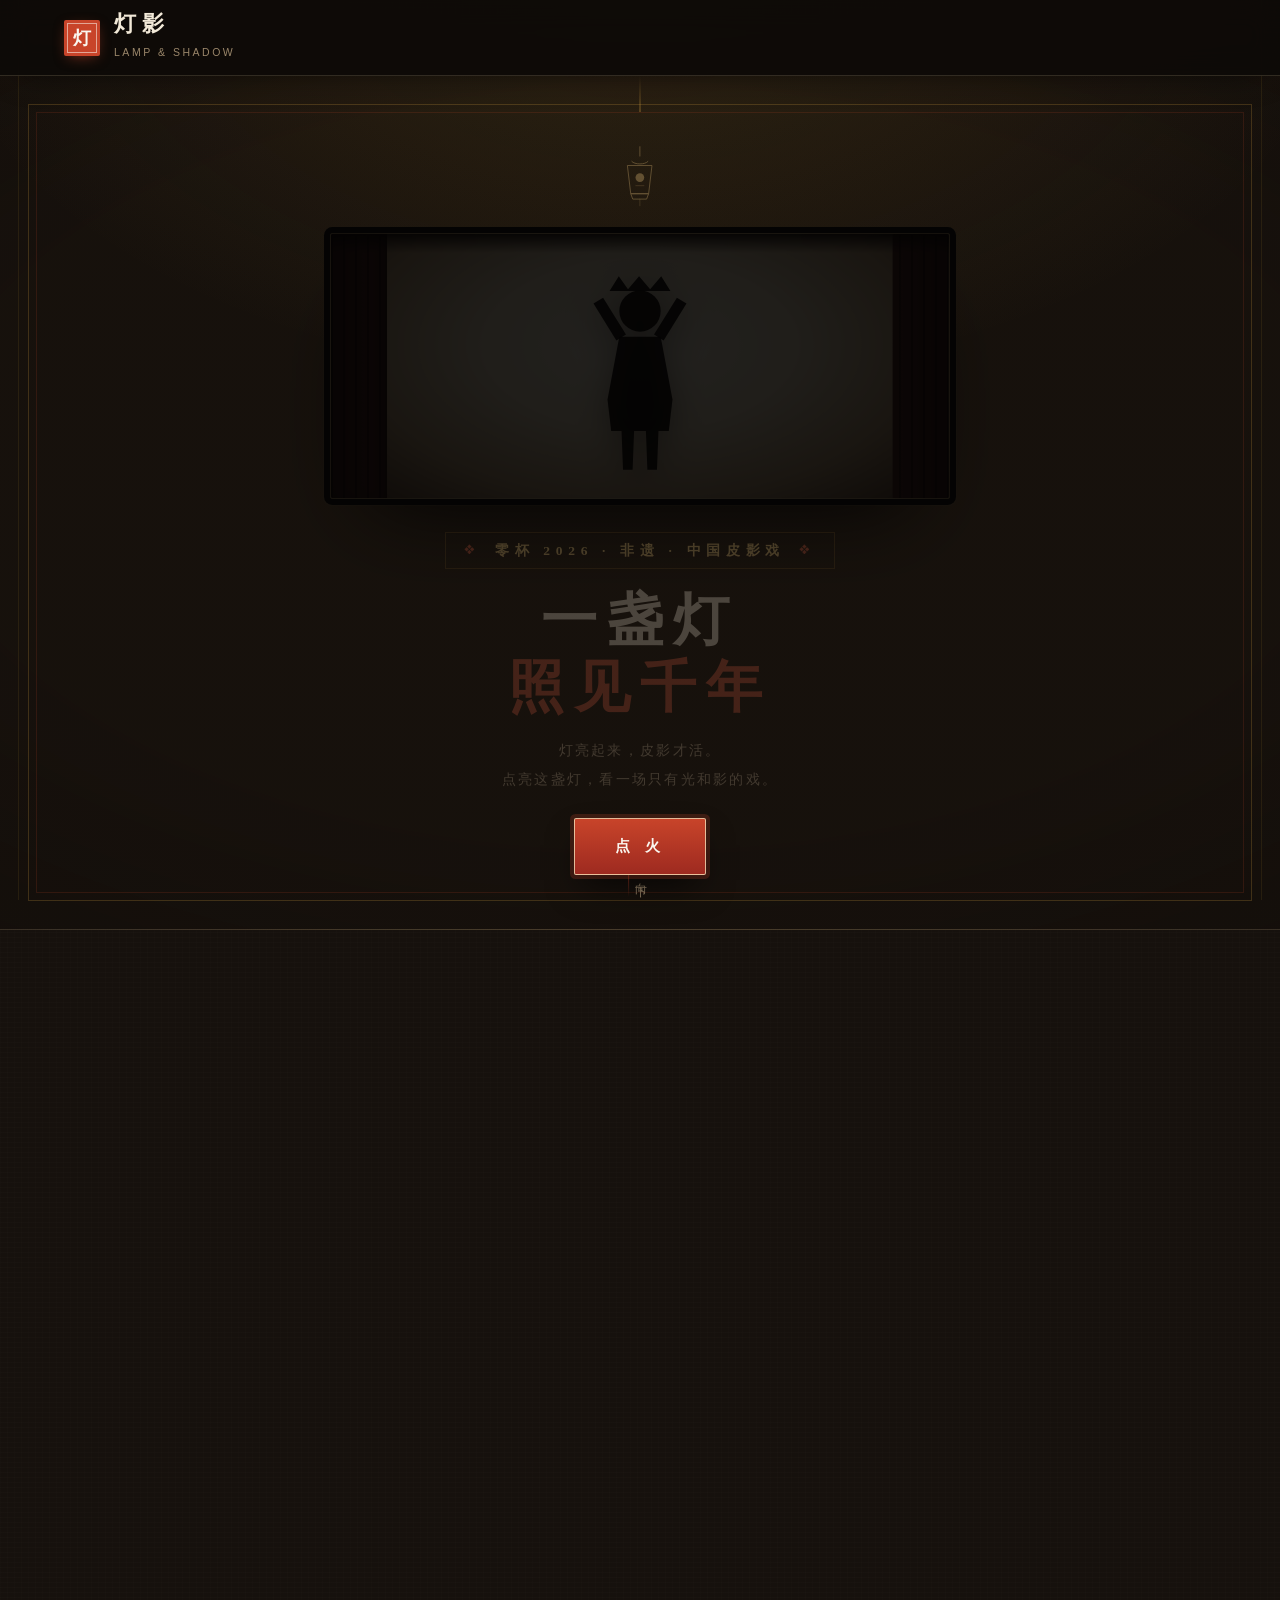
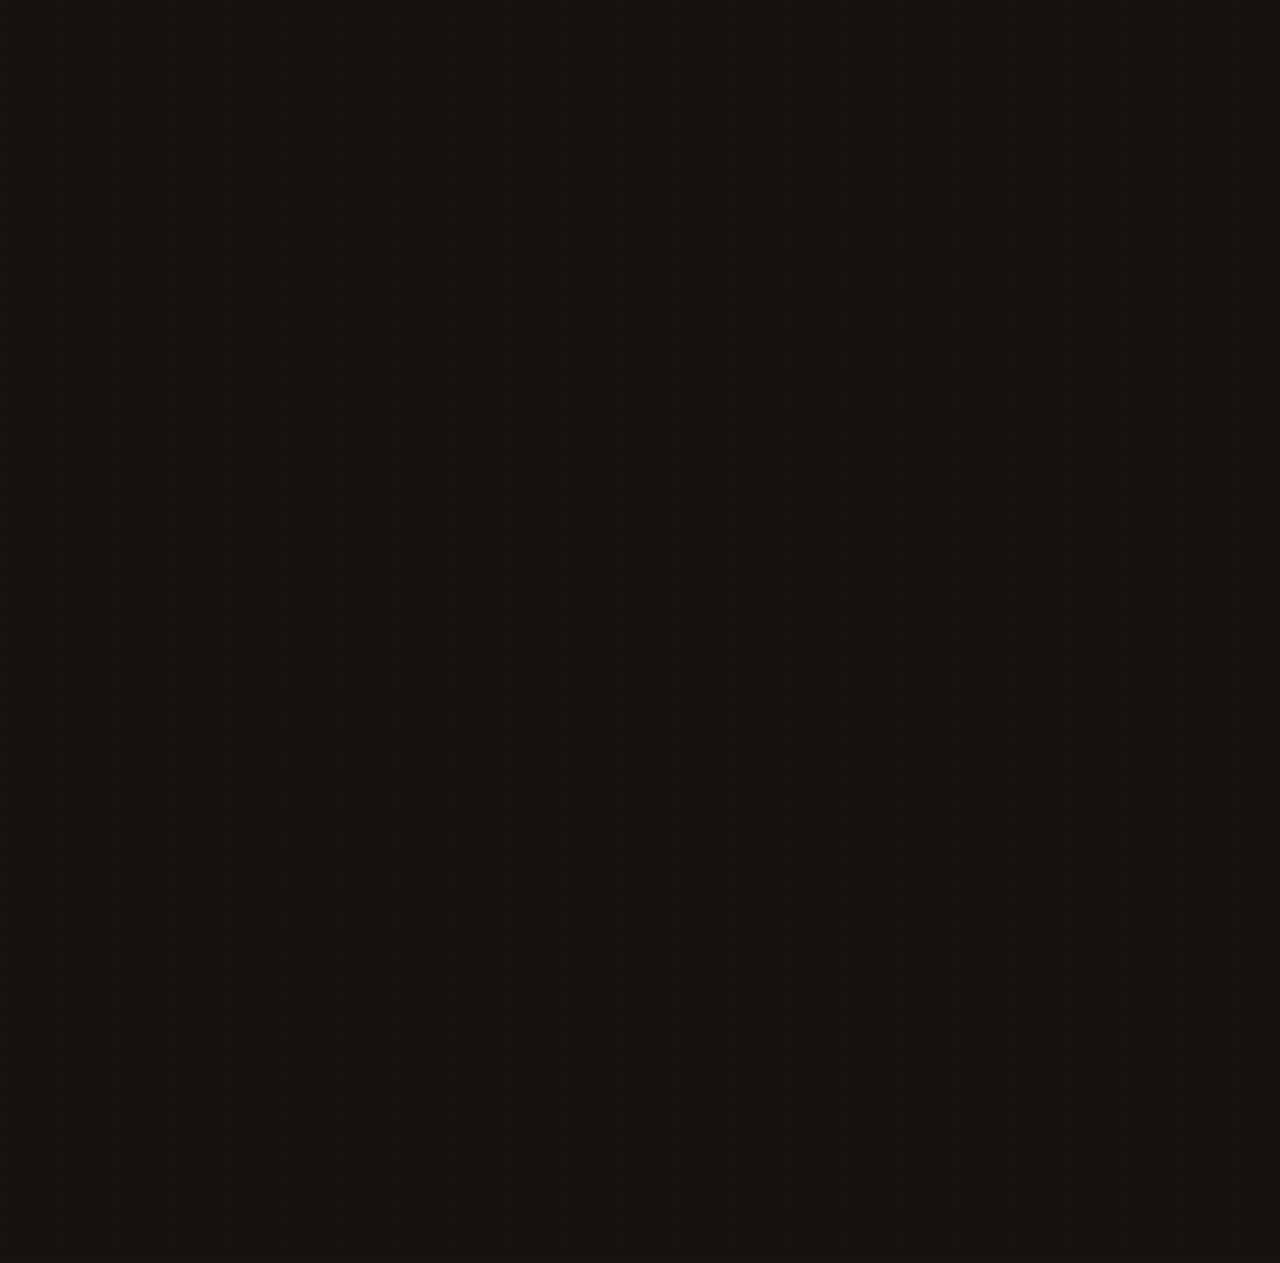
<file: web/index.html>
<!DOCTYPE html>
<html lang="zh-CN">
<head>
<meta charset="UTF-8">
<meta name="viewport" content="width=device-width, initial-scale=1">
<meta name="theme-color" content="#16110D">
<link rel="icon" type="image/svg+xml" href="data:image/svg+xml,%3Csvg%20xmlns='http://www.w3.org/2000/svg'%20viewBox='0%200%2032%2032'%3E%3Crect%20width='32'%20height='32'%20fill='%2316110D'/%3E%3Cpath%20d='M16%204v5'%20stroke='%23E8B45A'%20stroke-width='1.6'%20stroke-linecap='round'/%3E%3Cpath%20d='M10%209h12l-2%2012H12z'%20fill='%23E8B45A'/%3E%3Ccircle%20cx='16'%20cy='15'%20r='2.4'%20fill='%23FFF3DC'/%3E%3C/svg%3E">
<meta name="description" content="灯影 · 一盏灯照见千年。中国皮影戏数字展馆：点亮灯箱，拖动皮影关节，看一场只有光和影的戏。">
<title>灯影 · 一盏灯照见千年 ｜ 中国皮影戏数字展馆</title>
<link rel="stylesheet" href="assets/css/tokens.css">
<link rel="stylesheet" href="assets/css/base.css">
<link rel="stylesheet" href="assets/css/layout.css">
<link rel="stylesheet" href="assets/css/components.css">
<link rel="stylesheet" href="assets/css/pages.css">
</head>
<body data-lit="1">
<script>
  /* 首屏就决定"灯是否亮着"，避免闪烁；失败时按已点亮处理 */
  try {
    if (localStorage.getItem("lampLit") !== "1") { document.body.dataset.lit = "0"; }
  } catch (e) { /* 隐私模式下忽略 */ }
</script>

<a class="skip-link" href="#site">跳到正文</a>

<nav class="nav" aria-label="主导航">
  <div class="nav__inner">
    <a class="brand" href="index.html" aria-label="灯影 · 返回首页">
      <span class="brand__seal" aria-hidden="true">灯</span>
      <span>
        <span class="brand__name">灯影</span>
        <span class="brand__sub">LAMP &amp; SHADOW</span>
      </span>
    </a>
    <button class="nav__toggle" id="navToggle" aria-expanded="false" aria-controls="navLinks" aria-label="打开导航菜单">
      <span></span><span></span><span></span>
    </button>
    <div class="nav__links" id="navLinks">
      <a href="index.html" aria-current="page">掌灯</a>
      <a href="origin.html">溯影</a>
      <a href="play.html">弄影</a>
      <a href="people.html">见人</a>
      <a href="future.html">续灯</a>
    </div>
  </div>
</nav>

<main class="main">
  <section class="hero" id="hero">
    <span class="hero__cord" aria-hidden="true"></span>

    <span class="hero__lamp" aria-hidden="true">
      <svg viewBox="0 0 80 112" fill="none" stroke="currentColor" stroke-width="1.2" stroke-linecap="round" stroke-linejoin="round">
        <path d="M40 4v14"/>
        <path d="M28 26c4 5 20 5 24 0"/>
        <path d="M22 32h36l-5 42H27z"/>
        <path d="M27 74h26l-3 8H30z"/>
        <circle cx="40" cy="50" r="6.5" fill="currentColor" stroke="none" opacity=".85"/>
        <path d="M34 62h12" opacity=".5"/>
        <path d="M40 82v10" opacity=".5"/>
      </svg>
    </span>

    <!-- 实体影窗：亮幕是这方窗，不是满屏光晕 -->
    <div class="hero__screen" aria-hidden="true">
      <span class="hero__screen-curtain hero__screen-curtain--l"></span>
      <span class="hero__screen-curtain hero__screen-curtain--r"></span>
      <span class="hero__puppet">
        <svg viewBox="0 0 44 60" fill="currentColor">
          <path d="M13.75 7.6l2.5-4 2.5 3.5 3-3.5 3 3.5 3-3.5 2.5 4z"/>
          <circle cx="22" cy="13" r="5.6"/>
          <path d="M16.4 20h11.2l3.2 17-1 8.5H14.2l-1-8.5z"/>
          <path d="M15.6 21L9.4 11l2.6-1.6 6.2 10z"/>
          <path d="M28.4 21l6.2-10-2.6-1.6-6.2 10z"/>
          <path d="M17 45.5h3.4L20 56h-2.6zM23.6 45.5H27L26.6 56h-2.6z"/>
        </svg>
      </span>
    </div>

    <div class="hero__content">
      <p class="hero__kicker">零杯 2026 · 非遗 · 中国皮影戏</p>
      <h1 class="hero__title">一盏灯<br><em>照见千年</em></h1>
      <p class="hero__sub">
        灯亮起来，皮影才活。<br>
        点亮这盏灯，看一场只有光和影的戏。
      </p>
    </div>

    <button class="hero__ignite" id="ignite" type="button">点 火</button>
    <span class="hero__scroll" aria-hidden="true">向下</span>
  </section>

  <div class="site" id="site">
    <section class="lede">
      <div class="wrap lede__grid">
        <div>
          <p class="eyebrow">为什么做这个站</p>
          <p class="quote mt-24">
            皮影戏有一句话：<em>“一口叙说千古事，双手对舞百万兵。”</em>
          </p>
          <p class="lead mt-24 measure">
            它曾是村庄里最热闹的夜晚。如今更多时候，它被关在博物馆的玻璃柜里——
            看得见牛皮上的刀口，却看不见光穿过它的样子。所以我们把灯箱搬进浏览器：
            你不必隔着玻璃看，你可以亲手点上灯，拖起它的手，让它替你演一次。
          </p>
        </div>
        <div class="lede__seal" aria-hidden="true">灯影</div>
      </div>
    </section>

    <section class="section" aria-labelledby="entriesTitle">
      <div class="wrap">
        <div class="block-head">
          <div class="block-head__text">
            <p class="eyebrow">从这里开始</p>
            <h2 id="entriesTitle">三幕入口</h2>
          </div>
          <p class="block-head__note">看不懂也没关系：先玩，再看，最后认识做它的人。</p>
        </div>

        <div class="entries" data-stagger>
          <a class="entry" href="origin.html">
            <span class="entry__mark" aria-hidden="true"><svg viewBox="0 0 44 60" fill="none" stroke="currentColor" stroke-width="1.4" stroke-linecap="round">
              <path d="M14 8v44"/>
              <circle cx="14" cy="16" r="3.2" fill="currentColor" stroke="none"/>
              <circle cx="14" cy="30" r="2.4"/>
              <circle cx="14" cy="44" r="2.4"/>
              <path d="M23 14h13M23 28h9M23 42h15"/>
            </svg></span>
            <span class="entry__num">贰</span>
            <span class="entry__name">溯影</span>
            <span class="entry__line">它从哪里来，分成几派，一张牛皮要挨多少刀。</span>
            <span class="entry__go">看源流 <span aria-hidden="true">→</span></span>
          </a>

          <a class="entry" href="play.html" id="entryPlay">
            <span class="entry__mark" aria-hidden="true"><svg viewBox="0 0 44 60" fill="currentColor">
              <path d="M13.75 7.6l2.5-4 2.5 3.5 3-3.5 3 3.5 3-3.5 2.5 4z"/>
              <circle cx="22" cy="13" r="5.6"/>
              <path d="M16.4 20h11.2l3.2 17-1 8.5H14.2l-1-8.5z"/>
              <path d="M15.6 21L9.4 11l2.6-1.6 6.2 10z"/>
              <path d="M28.4 21l6.2-10-2.6-1.6-6.2 10z"/>
              <path d="M17 45.5h3.4L20 56h-2.6zM23.6 45.5H27L26.6 56h-2.6z"/>
            </svg></span>
            <span class="entry__num">叁</span>
            <span class="entry__name">弄影</span>
            <span class="entry__line">三关拖拽，摆出亮相、开弓、跨马，再走进影窗剧场。</span>
            <span class="entry__go">去弄影 <span aria-hidden="true">→</span></span>
            <span class="entry__badge" id="playBadge" hidden>已通关</span>
          </a>

          <a class="entry" href="people.html">
            <span class="entry__mark" aria-hidden="true"><svg viewBox="0 0 44 60" fill="none" stroke="currentColor" stroke-width="1.5" stroke-linecap="round">
              <circle cx="22" cy="20" r="9"/>
              <path d="M6 56c0-8.8 7.2-16 16-16s16 7.2 16 16"/>
            </svg></span>
            <span class="entry__num">肆</span>
            <span class="entry__name">见人</span>
            <span class="entry__line">刻皮影的手，和一句他们说过的话。</span>
            <span class="entry__go">去见人 <span aria-hidden="true">→</span></span>
          </a>
        </div>
      </div>
    </section>

    <a class="next-scene" href="origin.html">
      <div class="wrap next-scene__inner">
        <span class="next-scene__label">下一幕</span>
        <span class="next-scene__name">溯影 <span class="next-scene__arrow" aria-hidden="true">→</span></span>
        <span class="next-scene__desc">汉代的传说是开始，宋代瓦舍是它第一次热闹。</span>
      </div>
    </a>

    <footer class="footer">
      <div class="wrap">
        <div class="footer__grid">
          <div>
            <p class="footer__title">灯影</p>
            <p class="footer__line">一盏灯照见千年<br>中国皮影戏数字展馆</p>
            <p class="footer__line footer__spec">界面规格 1920 ｜ 自适应 1440 / 720</p>
          </div>
          <div class="footer__col">
            <h4>五幕</h4>
            <a href="index.html">壹 · 掌灯</a>
            <a href="origin.html">贰 · 溯影</a>
            <a href="play.html">叁 · 弄影</a>
            <a href="people.html">肆 · 见人</a>
            <a href="future.html">伍 · 续灯</a>
          </div>
          <div class="footer__col">
            <h4>关于</h4>
            <a href="future.html">纹样与 DIY</a>
            <span class="footer__line">零杯 2026 · 非遗主题</span>
          </div>
        </div>
        <div class="footer__bottom">
          <span>© 2026 灯影团队 · 夏思远 / 李健豪 / 廖哲煜 / 闫煦</span>
          <span>本站图文素材均为学习创作，如有版权问题请联系删除</span>
        </div>
      </div>
    </footer>
  </div>
</main>

<script src="assets/js/achievements.js"></script>
<script src="assets/js/main.js"></script>
<script src="assets/js/lamp.js"></script>
</body>
</html>
</file>
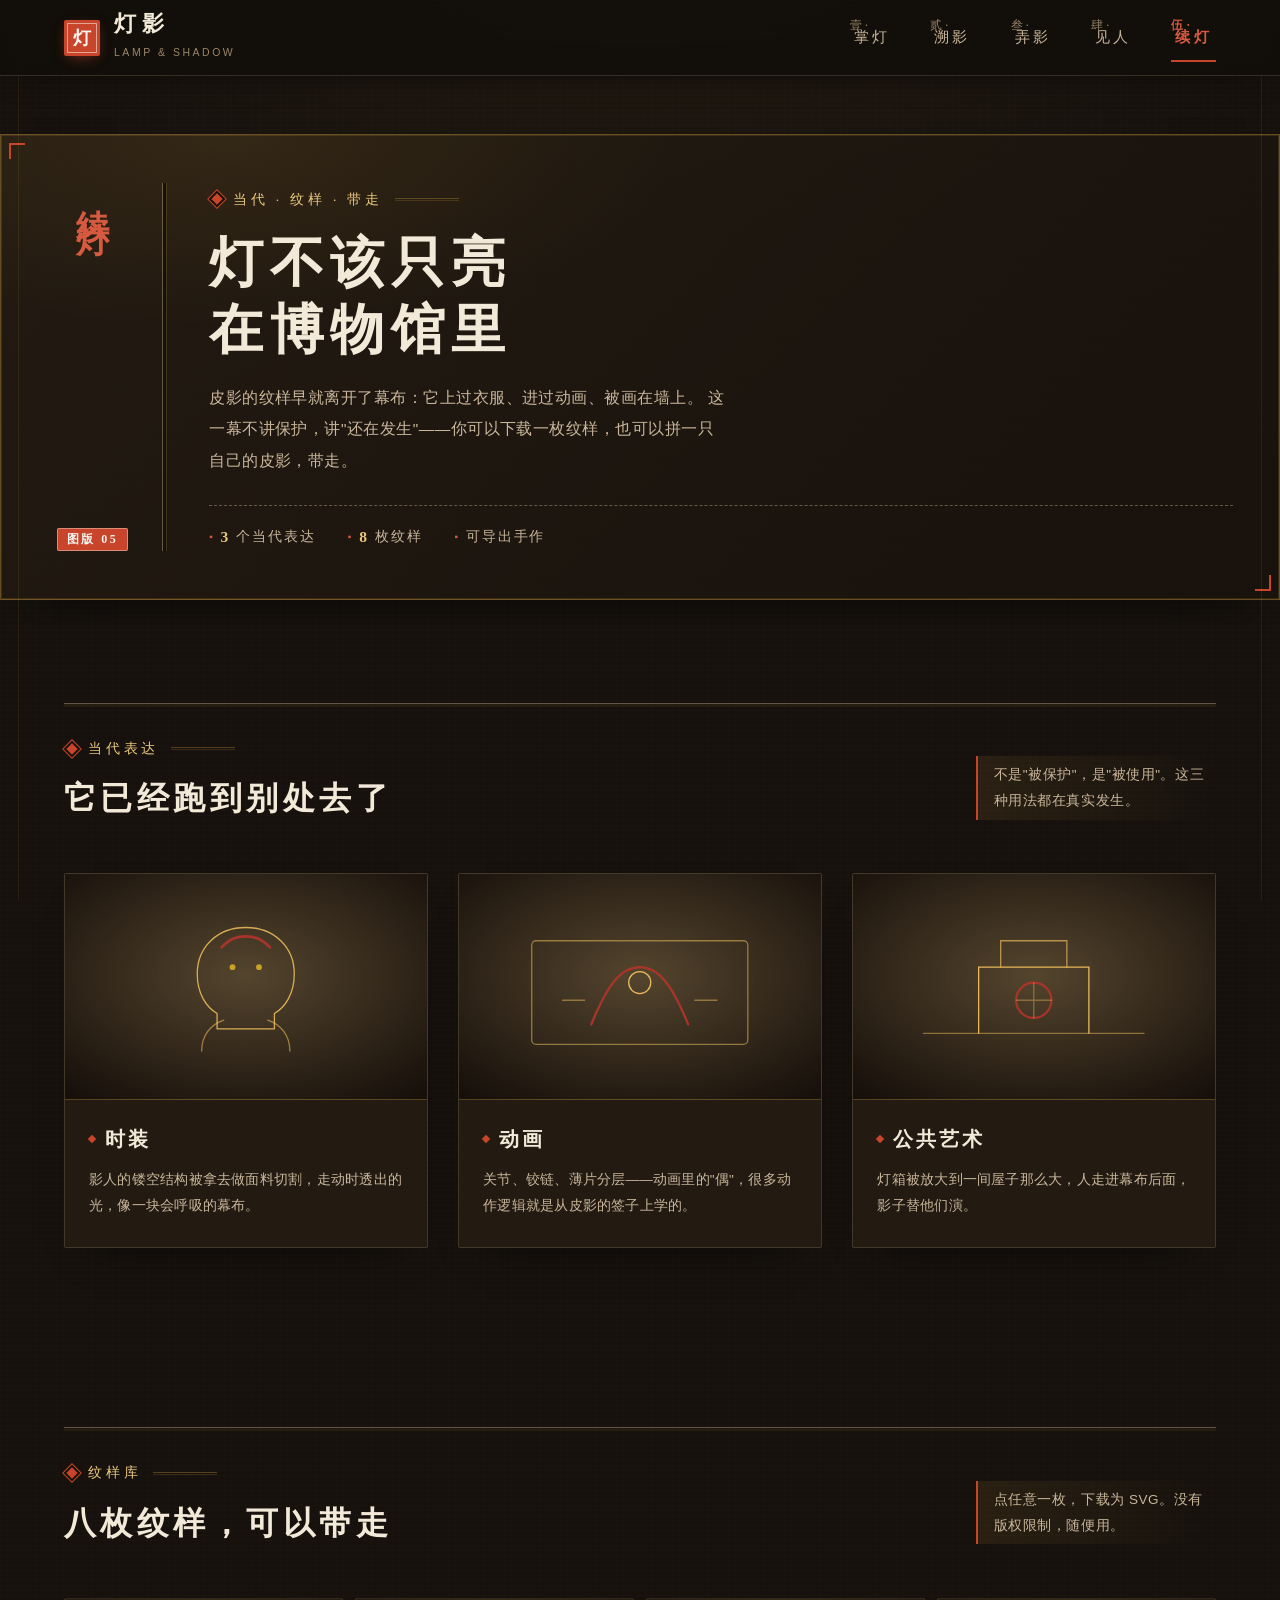
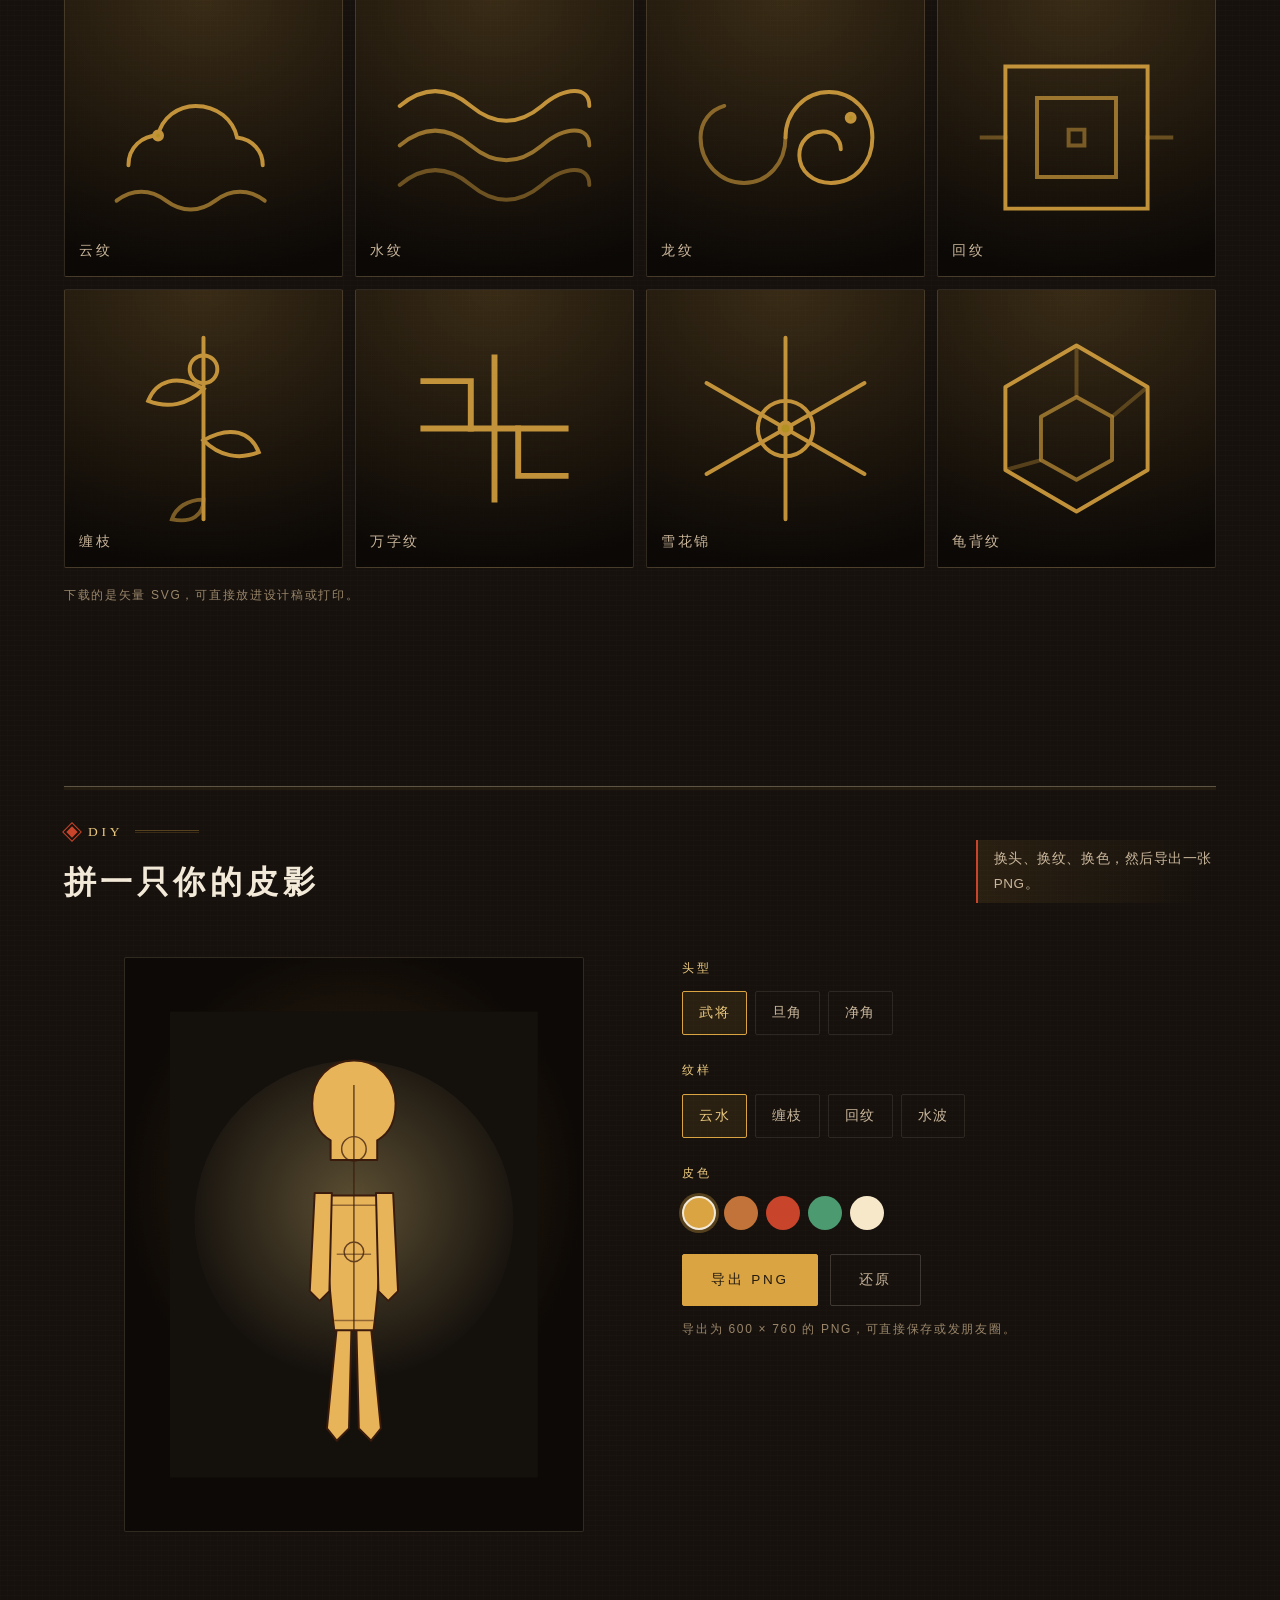
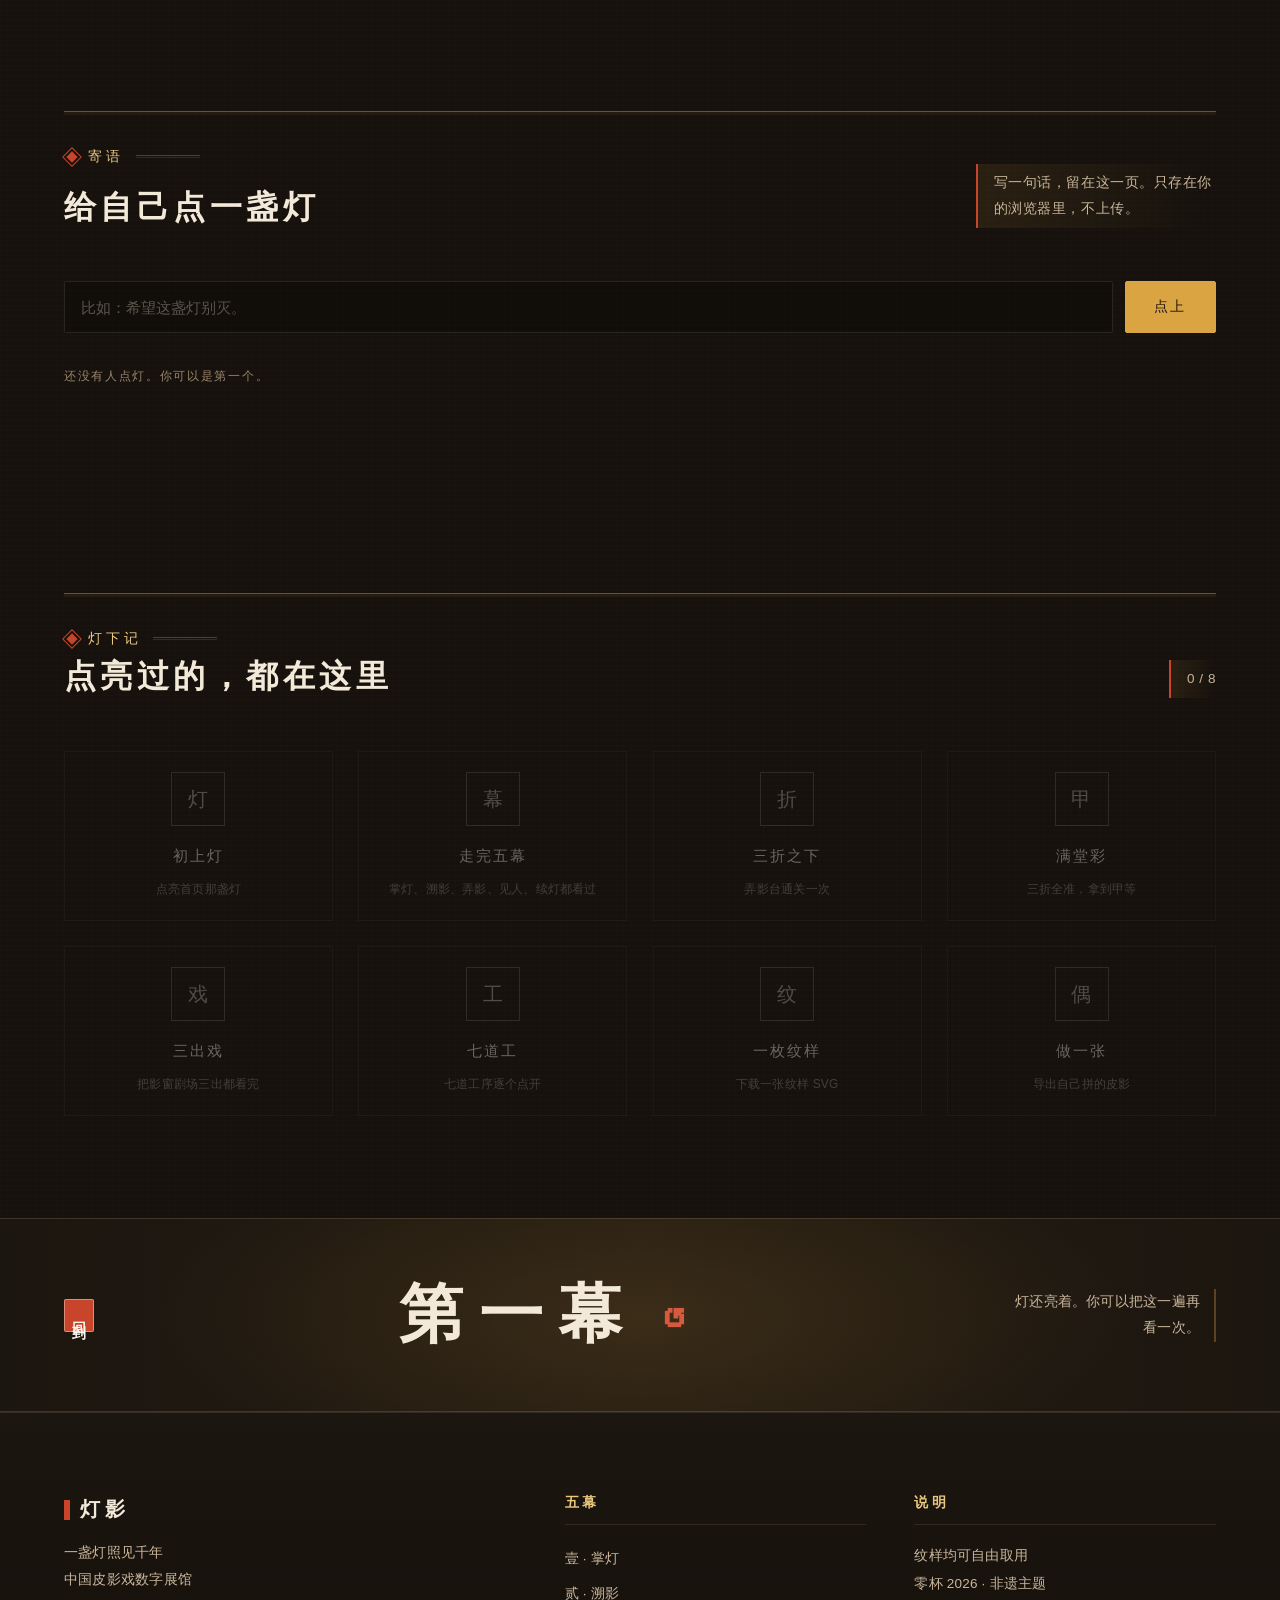
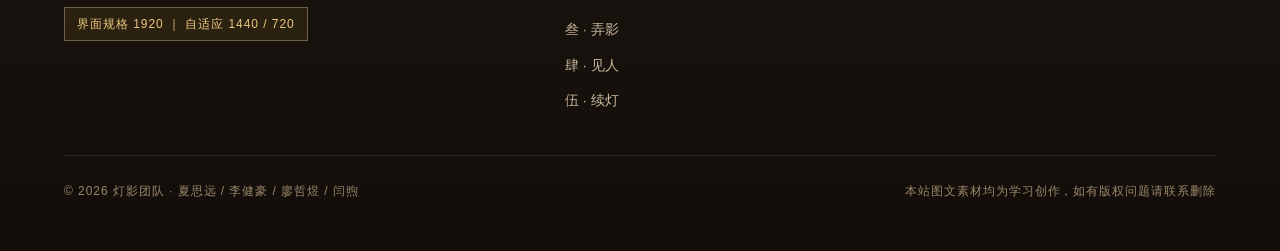
<file: web/future.html>
<!DOCTYPE html>
<html lang="zh-CN">
<head>
<meta charset="UTF-8">
<meta name="viewport" content="width=device-width, initial-scale=1">
<meta name="theme-color" content="#16110D">
<link rel="icon" type="image/svg+xml" href="data:image/svg+xml,%3Csvg%20xmlns='http://www.w3.org/2000/svg'%20viewBox='0%200%2032%2032'%3E%3Crect%20width='32'%20height='32'%20fill='%2316110D'/%3E%3Cpath%20d='M16%204v5'%20stroke='%23E8B45A'%20stroke-width='1.6'%20stroke-linecap='round'/%3E%3Cpath%20d='M10%209h12l-2%2012H12z'%20fill='%23E8B45A'/%3E%3Ccircle%20cx='16'%20cy='15'%20r='2.4'%20fill='%23FFF3DC'/%3E%3C/svg%3E">
<meta name="description" content="续灯：纹样库、DIY 皮影生成与导出、点一盏自己的灯。灯影 · 中国皮影戏数字展馆。">
<title>伍 · 续灯 ｜ 灯影</title>
<link rel="stylesheet" href="assets/css/tokens.css">
<link rel="stylesheet" href="assets/css/base.css">
<link rel="stylesheet" href="assets/css/layout.css">
<link rel="stylesheet" href="assets/css/components.css">
<link rel="stylesheet" href="assets/css/pages.css">
</head>
<body data-lit="1">

<a class="skip-link" href="#main">跳到正文</a>

<nav class="nav" aria-label="主导航">
  <div class="nav__inner">
    <a class="brand" href="index.html" aria-label="灯影 · 返回首页">
      <span class="brand__seal" aria-hidden="true">灯</span>
      <span>
        <span class="brand__name">灯影</span>
        <span class="brand__sub">LAMP &amp; SHADOW</span>
      </span>
    </a>
    <button class="nav__toggle" id="navToggle" aria-expanded="false" aria-controls="navLinks" aria-label="打开导航菜单">
      <span></span><span></span><span></span>
    </button>
    <div class="nav__links" id="navLinks">
      <a href="index.html">掌灯</a>
      <a href="origin.html">溯影</a>
      <a href="play.html">弄影</a>
      <a href="people.html">见人</a>
      <a href="future.html" aria-current="page">续灯</a>
    </div>
  </div>
</nav>

<main class="main" id="main">
  <header class="masthead">
    <div class="wrap masthead__inner">
      <div class="masthead__glyph" aria-hidden="true">续灯<span>图版 05</span></div>
      <div class="reveal">
        <p class="eyebrow">当代 · 纹样 · 带走</p>
        <h1>灯不该只亮<br>在博物馆里</h1>
        <p class="lead">
          皮影的纹样早就离开了幕布：它上过衣服、进过动画、被画在墙上。
          这一幕不讲保护，讲"还在发生"——你可以下载一枚纹样，也可以拼一只自己的皮影，带走。
        </p>
        <div class="masthead__meta">
          <span><b>3</b> 个当代表达</span>
          <span><b>8</b> 枚纹样</span>
          <span>可导出手作</span>
        </div>
      </div>
    </div>
  </header>

  <section class="section section--tight" aria-labelledby="casesTitle">
    <div class="wrap">
      <div class="block-head">
        <div class="block-head__text">
          <p class="eyebrow">当代表达</p>
          <h2 id="casesTitle">它已经跑到别处去了</h2>
        </div>
        <p class="block-head__note">不是"被保护"，是"被使用"。这三种用法都在真实发生。</p>
      </div>

      <div class="cases" data-stagger>
        <article class="case reveal">
          <div class="case__art" aria-hidden="true">
            <svg viewBox="0 0 280 175" width="100%" height="100%" fill="none" stroke="currentColor" stroke-width="1.2" stroke-linecap="round" stroke-linejoin="round">
              <path d="M140 34c26 0 44 18 44 42 0 18-8 30-18 36v14h-52v-14c-10-6-18-18-18-36 0-24 18-42 44-42z" opacity=".9"/>
              <path d="M100 146c0-14 8-24 20-28M180 146c0-14-8-24-20-28" opacity=".6"/>
              <path d="M118 52c8-8 14-10 22-10s14 2 22 10" stroke="#A8342A" stroke-width="2.4"/>
              <circle cx="128" cy="70" r="2.6" fill="#C9A227" stroke="none"/>
              <circle cx="152" cy="70" r="2.6" fill="#C9A227" stroke="none"/>
            </svg>
          </div>
          <div class="case__body">
            <h3 class="case__title">时装</h3>
            <p class="case__text">影人的镂空结构被拿去做面料切割，走动时透出的光，像一块会呼吸的幕布。</p>
          </div>
        </article>

        <article class="case reveal">
          <div class="case__art" aria-hidden="true">
            <svg viewBox="0 0 280 175" width="100%" height="100%" fill="none" stroke="currentColor" stroke-width="1.2" stroke-linecap="round">
              <rect x="42" y="46" width="196" height="94" rx="4" opacity=".55"/>
              <path d="M96 122c14-34 26-52 44-52s30 18 44 52" stroke="#A8342A" stroke-width="2"/>
              <path d="M70 100h20M190 100h20" opacity=".5"/>
              <circle cx="140" cy="84" r="10"/>
            </svg>
          </div>
          <div class="case__body">
            <h3 class="case__title">动画</h3>
            <p class="case__text">关节、铰链、薄片分层——动画里的"偶"，很多动作逻辑就是从皮影的签子上学的。</p>
          </div>
        </article>

        <article class="case reveal">
          <div class="case__art" aria-hidden="true">
            <svg viewBox="0 0 280 175" width="100%" height="100%" fill="none" stroke="currentColor" stroke-width="1.2" stroke-linecap="round">
              <path d="M40 130h200" opacity=".5"/>
              <path d="M90 130V70h100v60" />
              <path d="M110 70V46h60v24" opacity=".7"/>
              <circle cx="140" cy="100" r="16" stroke="#A8342A" stroke-width="2"/>
              <path d="M124 100h32M140 84v32" opacity=".4"/>
            </svg>
          </div>
          <div class="case__body">
            <h3 class="case__title">公共艺术</h3>
            <p class="case__text">灯箱被放大到一间屋子那么大，人走进幕布后面，影子替他们演。</p>
          </div>
        </article>
      </div>
    </div>
  </section>

  <section class="section" aria-labelledby="patTitle">
    <div class="wrap">
      <div class="block-head">
        <div class="block-head__text">
          <p class="eyebrow">纹样库</p>
          <h2 id="patTitle">八枚纹样，可以带走</h2>
        </div>
        <p class="block-head__note">点任意一枚，下载为 SVG。没有版权限制，随便用。</p>
      </div>

      <div class="patterns" id="patterns" data-stagger>
        <button class="pattern" type="button" data-name="云纹">
          <svg viewBox="0 0 120 120" fill="none" stroke="currentColor" stroke-width="2" stroke-linecap="round">
            <path d="M22 74c0-9 7-15 15-15 2-9 10-15 19-15 11 0 19 7 21 16 8 1 13 7 13 14"/>
            <path d="M16 92c8-6 17-6 25 0s17 6 25 0 17-6 25 0" opacity=".7"/>
            <circle cx="37" cy="59" r="2" fill="#C9A227"/>
          </svg>
          <span class="pattern__name">云纹</span>
        </button>

        <button class="pattern" type="button" data-name="水纹">
          <svg viewBox="0 0 120 120" fill="none" stroke="currentColor" stroke-width="2" stroke-linecap="round">
            <path d="M12 44c12-10 24-10 36 0s24 10 36 0 24-10 24 0"/>
            <path d="M12 64c12-10 24-10 36 0s24 10 36 0 24-10 24 0" opacity=".75"/>
            <path d="M12 84c12-10 24-10 36 0s24 10 36 0 24-10 24 0" opacity=".5"/>
          </svg>
          <span class="pattern__name">水纹</span>
        </button>

        <button class="pattern" type="button" data-name="龙纹">
          <svg viewBox="0 0 120 120" fill="none" stroke="currentColor" stroke-width="2" stroke-linecap="round">
            <path d="M60 60c0-13 10-23 22-23s22 10 22 23-9 23-21 23c-9 0-16-6-16-14 0-7 5-12 12-12 5 0 9 4 9 9"/>
            <path d="M60 60c0 13-9 23-21 23S17 73 17 60c0-8 5-14 12-16" opacity=".65"/>
            <circle cx="93" cy="50" r="2" fill="#C9A227"/>
          </svg>
          <span class="pattern__name">龙纹</span>
        </button>

        <button class="pattern" type="button" data-name="回纹">
          <svg viewBox="0 0 120 120" fill="none" stroke="currentColor" stroke-width="2" stroke-linecap="square">
            <path d="M24 24h72v72H24z"/>
            <path d="M40 40h40v40H40z" opacity=".75"/>
            <path d="M56 56h8v8h-8z" opacity=".55"/>
            <path d="M12 60h12M96 60h12" opacity=".45"/>
          </svg>
          <span class="pattern__name">回纹</span>
        </button>

        <button class="pattern" type="button" data-name="缠枝">
          <svg viewBox="0 0 120 120" fill="none" stroke="currentColor" stroke-width="2" stroke-linecap="round">
            <path d="M60 14v92"/>
            <path d="M60 40c-14-8-24-4-28 6 10 4 20 2 28-6z"/>
            <path d="M60 66c14-8 24-4 28 6-10 4-20 2-28-6z"/>
            <circle cx="60" cy="30" r="7"/>
            <path d="M60 96c-8 0-14 4-16 10 10 2 16-2 16-10z" opacity=".6"/>
          </svg>
          <span class="pattern__name">缠枝</span>
        </button>

        <button class="pattern" type="button" data-name="万字纹">
          <svg viewBox="0 0 120 120" fill="none" stroke="currentColor" stroke-width="3" stroke-linecap="square">
            <path d="M24 60h72M60 24v72"/>
            <path d="M24 36h24v24M96 84H72V60"/>
          </svg>
          <span class="pattern__name">万字纹</span>
        </button>

        <button class="pattern" type="button" data-name="雪花锦">
          <svg viewBox="0 0 120 120" fill="none" stroke="currentColor" stroke-width="2" stroke-linecap="round">
            <path d="M60 14v92M20 37l80 46M100 37L20 83"/>
            <circle cx="60" cy="60" r="14"/>
            <circle cx="60" cy="60" r="3" fill="#C9A227"/>
          </svg>
          <span class="pattern__name">雪花锦</span>
        </button>

        <button class="pattern" type="button" data-name="龟背纹">
          <svg viewBox="0 0 120 120" fill="none" stroke="currentColor" stroke-width="2" stroke-linejoin="round">
            <path d="M60 18 96 39v42L60 102 24 81V39z"/>
            <path d="M60 44 78 54v22L60 86 42 76V54z" opacity=".7"/>
            <path d="M60 18v26M96 39 78 54M24 81l18-5" opacity=".35"/>
          </svg>
          <span class="pattern__name">龟背纹</span>
        </button>
      </div>
      <p class="tiny muted mt-16">下载的是矢量 SVG，可直接放进设计稿或打印。</p>
    </div>
  </section>

  <section class="section section--tight" aria-labelledby="diyTitle">
    <div class="wrap">
      <div class="block-head">
        <div class="block-head__text">
          <p class="eyebrow">DIY</p>
          <h2 id="diyTitle">拼一只你的皮影</h2>
        </div>
        <p class="block-head__note">换头、换纹、换色，然后导出一张 PNG。</p>
      </div>

      <div class="diy">
        <div class="diy__preview">
          <svg id="diySvg" viewBox="0 0 300 380" role="img" aria-label="DIY 皮影预览">
            <defs>
              <radialGradient id="diyGlow" cx="50%" cy="45%" r="55%">
                <stop offset="0" stop-color="#E0C27A" stop-opacity=".35"/>
                <stop offset="1" stop-color="#E0C27A" stop-opacity="0"/>
              </radialGradient>
            </defs>
            <rect width="300" height="380" fill="#14100C"/>
            <circle cx="150" cy="170" r="130" fill="url(#diyGlow)"/>

            <g id="diyPuppet" stroke="#3A1B0C" stroke-width="1.6" stroke-linejoin="round">
              <!-- 腿 -->
              <path d="M136 258 L148 258 L146 340 L136 350 L128 340 Z" class="diy-fill"/>
              <path d="M152 258 L164 258 L172 340 L164 350 L154 340 Z" class="diy-fill"/>
              <!-- 身 -->
              <path d="M124 150 C 128 196 130 230 134 260 L166 260 C 170 230 172 196 176 150 Z" class="diy-fill"/>
              <!-- 手 -->
              <path d="M118 148 L132 148 L130 228 L122 236 L114 228 Z" class="diy-fill"/>
              <path d="M168 148 L182 148 L186 228 L178 236 L170 228 Z" class="diy-fill"/>
              <!-- 衣纹：领口 / 腰带 / 下摆，让单色剪影也有结构 -->
              <g fill="none" stroke="#3A1B0C" stroke-width="1.2" opacity=".5">
                <path d="M132 158 H168"/>
                <path d="M136 198 H164"/>
                <path d="M134 252 H166"/>
              </g>
              <!-- 头（由 JS 换） -->
              <path id="diyHead" d="M150 40c20 0 34 15 34 35 0 15-6 25-15 30v16h-38v-16c-9-5-15-15-15-30 0-20 14-35 34-35z" class="diy-fill"/>
              <!-- 纹样层 -->
              <g id="diyPatternLayer" fill="none" stroke="#3A1B0C" stroke-width="1.2" opacity=".75">
                <g data-pat="0">
                  <path d="M150 60v200"/>
                  <circle cx="150" cy="112" r="10"/><circle cx="150" cy="196" r="8"/>
                </g>
                <g data-pat="1" hidden>
                  <path d="M120 96c8-8 16-8 24 0s16 8 24 0 16-8 24 0"/>
                  <path d="M120 210c8-8 16-8 24 0s16 8 24 0 16-8 24 0"/>
                </g>
                <g data-pat="2" hidden>
                  <path d="M150 84l14 14-14 14-14-14z"/>
                  <path d="M150 180l18 18-18 18-18-18z"/>
                  <path d="M126 250h48" opacity=".7"/>
                </g>
                <g data-pat="3" hidden>
                  <path d="M136 168c15-6 28-6 43 0M136 184c15-6 28-6 43 0M136 200c15-6 28-6 43 0"/>
                </g>
              </g>
            </g>
          </svg>
        </div>

        <div>
          <div class="diy__group">
            <p class="diy__label">头型</p>
            <div class="choices" id="headChoices">
              <button class="choice" type="button" data-head="0" aria-pressed="true">武将</button>
              <button class="choice" type="button" data-head="1" aria-pressed="false">旦角</button>
              <button class="choice" type="button" data-head="2" aria-pressed="false">净角</button>
            </div>
          </div>

          <div class="diy__group">
            <p class="diy__label">纹样</p>
            <div class="choices" id="patChoices">
              <button class="choice" type="button" data-pat="0" aria-pressed="true">云水</button>
              <button class="choice" type="button" data-pat="1" aria-pressed="false">缠枝</button>
              <button class="choice" type="button" data-pat="2" aria-pressed="false">回纹</button>
              <button class="choice" type="button" data-pat="3" aria-pressed="false">水波</button>
            </div>
          </div>

          <div class="diy__group">
            <p class="diy__label">皮色</p>
            <div class="swatches" id="colorChoices">
              <button class="swatch sw--lamp" type="button" data-color="#C9A227" aria-pressed="true" aria-label="灯黄"></button>
              <button class="swatch sw--ochre" type="button" data-color="#C97B32" aria-pressed="false" aria-label="赭石"></button>
              <button class="swatch sw--cinnabar" type="button" data-color="#A8342A" aria-pressed="false" aria-label="朱砂"></button>
              <button class="swatch sw--jade" type="button" data-color="#2E5B47" aria-pressed="false" aria-label="青绿"></button>
              <button class="swatch sw--paper" type="button" data-color="#F3EADC" aria-pressed="false" aria-label="纸白"></button>
            </div>
          </div>

          <div class="controls-row mt-8">
            <button class="btn btn--solid" type="button" id="exportBtn">导出 PNG</button>
            <button class="btn btn--ghost" type="button" id="resetDiy">还原</button>
          </div>
          <p class="tiny muted mt-12" id="exportHint">导出为 600 × 760 的 PNG，可直接保存或发朋友圈。</p>
        </div>
      </div>
    </div>
  </section>

  <section class="section" aria-labelledby="wishTitle">
    <div class="wrap">
      <div class="block-head">
        <div class="block-head__text">
          <p class="eyebrow">寄语</p>
          <h2 id="wishTitle">给自己点一盏灯</h2>
        </div>
        <p class="block-head__note">写一句话，留在这一页。只存在你的浏览器里，不上传。</p>
      </div>

      <div class="wishes">
        <form class="wish-form" id="wishForm">
          <label for="wishInput" class="sr-only">写一句寄语</label>
          <input class="wish-input" id="wishInput" type="text" maxlength="40" placeholder="比如：希望这盏灯别灭。">
          <button class="btn btn--solid" type="submit">点上</button>
        </form>
        <div class="wish-list" id="wishList"></div>
      </div>
    </div>
  </section>

  <section class="section" aria-labelledby="achTitle">
    <div class="wrap">
      <div class="block-head">
        <div>
          <p class="eyebrow">灯下记</p>
          <h2 id="achTitle">点亮过的，都在这里</h2>
        </div>
        <p class="block-head__note" id="achCount">0 / 8</p>
      </div>
      <div class="ach-wall" id="achWall"></div>
    </div>
  </section>

  <a class="next-scene" href="index.html">
    <div class="wrap next-scene__inner">
      <span class="next-scene__label">回到</span>
      <span class="next-scene__name">第一幕 <span class="next-scene__arrow" aria-hidden="true">↺</span></span>
      <span class="next-scene__desc">灯还亮着。你可以把这一遍再看一次。</span>
    </div>
  </a>

  <footer class="footer">
    <div class="wrap">
      <div class="footer__grid">
        <div>
          <p class="footer__title">灯影</p>
          <p class="footer__line">一盏灯照见千年<br>中国皮影戏数字展馆</p>
          <p class="footer__line footer__spec">界面规格 1920 ｜ 自适应 1440 / 720</p>
        </div>
        <div class="footer__col">
          <h4>五幕</h4>
          <a href="index.html">壹 · 掌灯</a>
          <a href="origin.html">贰 · 溯影</a>
          <a href="play.html">叁 · 弄影</a>
          <a href="people.html">肆 · 见人</a>
          <a href="future.html">伍 · 续灯</a>
        </div>
        <div class="footer__col">
          <h4>说明</h4>
          <span class="footer__line">纹样均可自由取用<br>零杯 2026 · 非遗主题</span>
        </div>
      </div>
      <div class="footer__bottom">
        <span>© 2026 灯影团队 · 夏思远 / 李健豪 / 廖哲煜 / 闫煦</span>
        <span>本站图文素材均为学习创作，如有版权问题请联系删除</span>
      </div>
    </div>
  </footer>
</main>

<script src="assets/js/achievements.js"></script>
<script src="assets/js/main.js"></script>
<script src="assets/js/diy.js"></script>
</body>
</html>
</file>
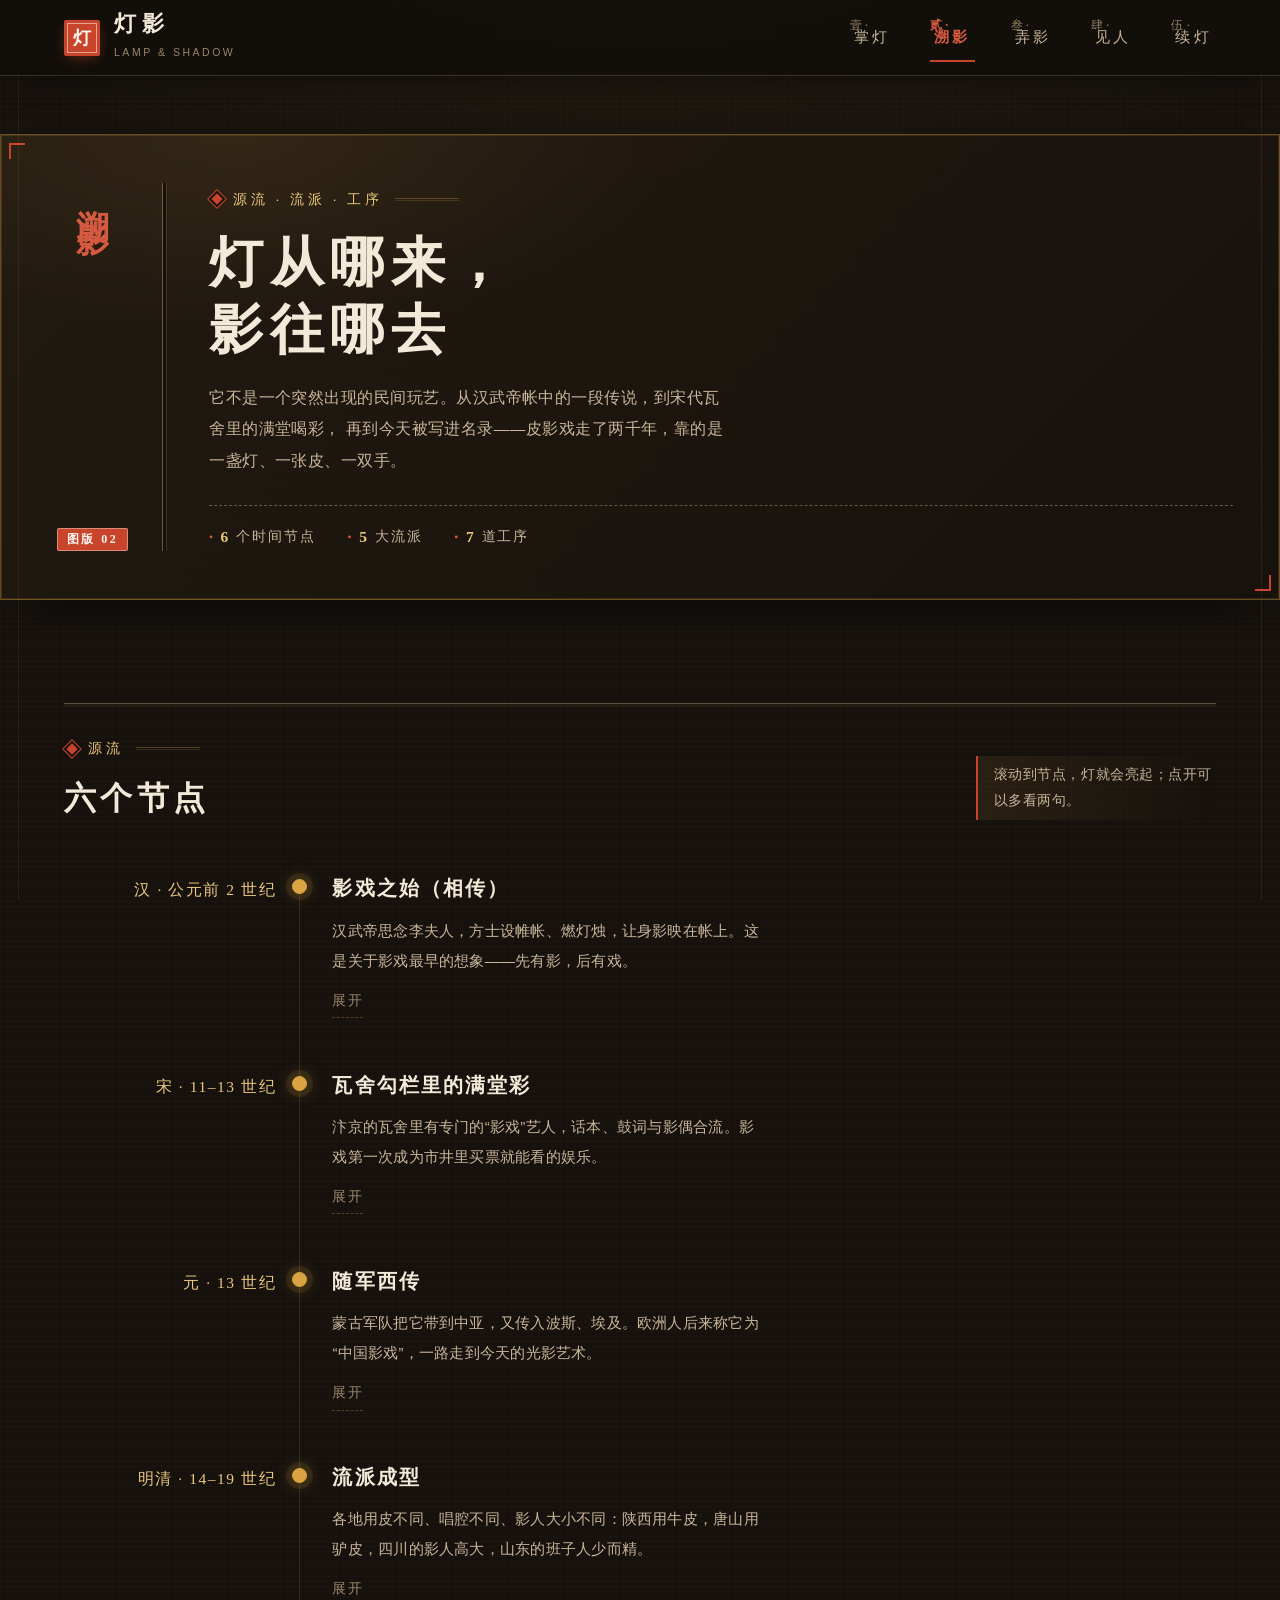
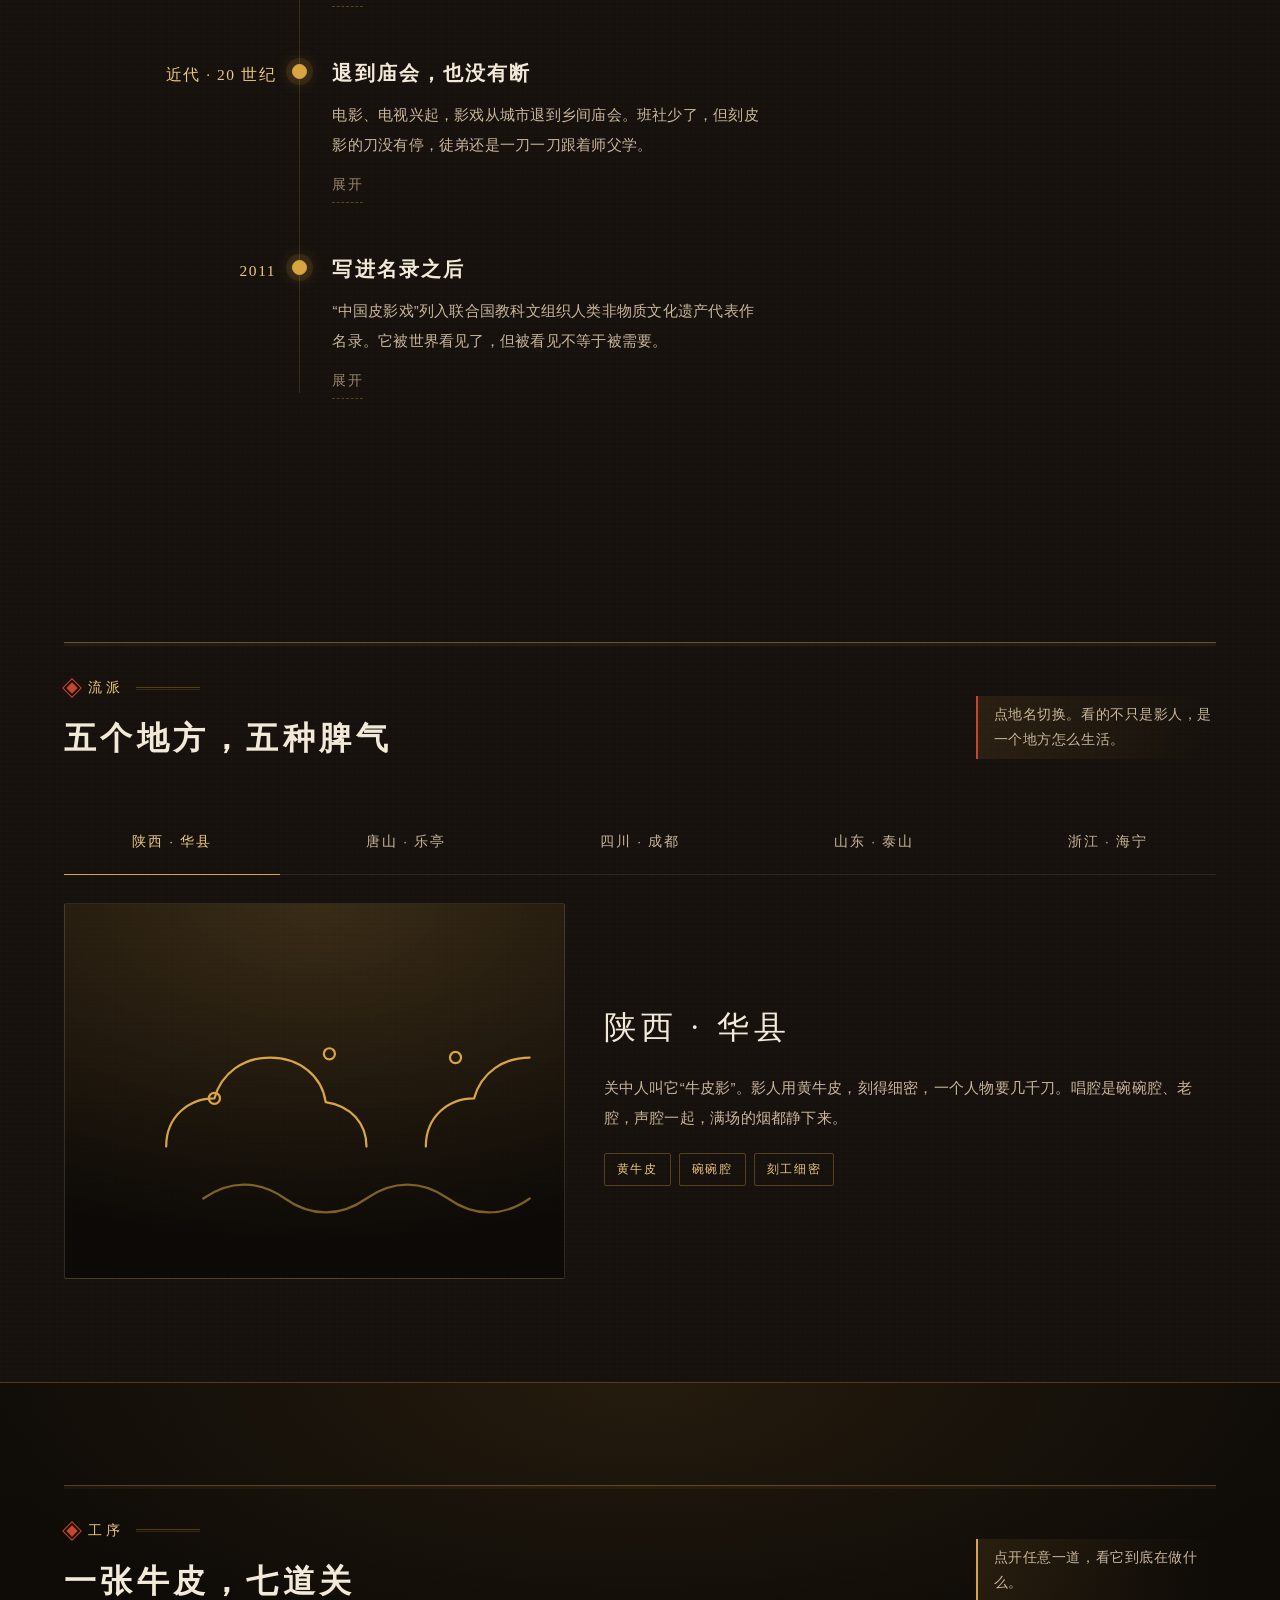
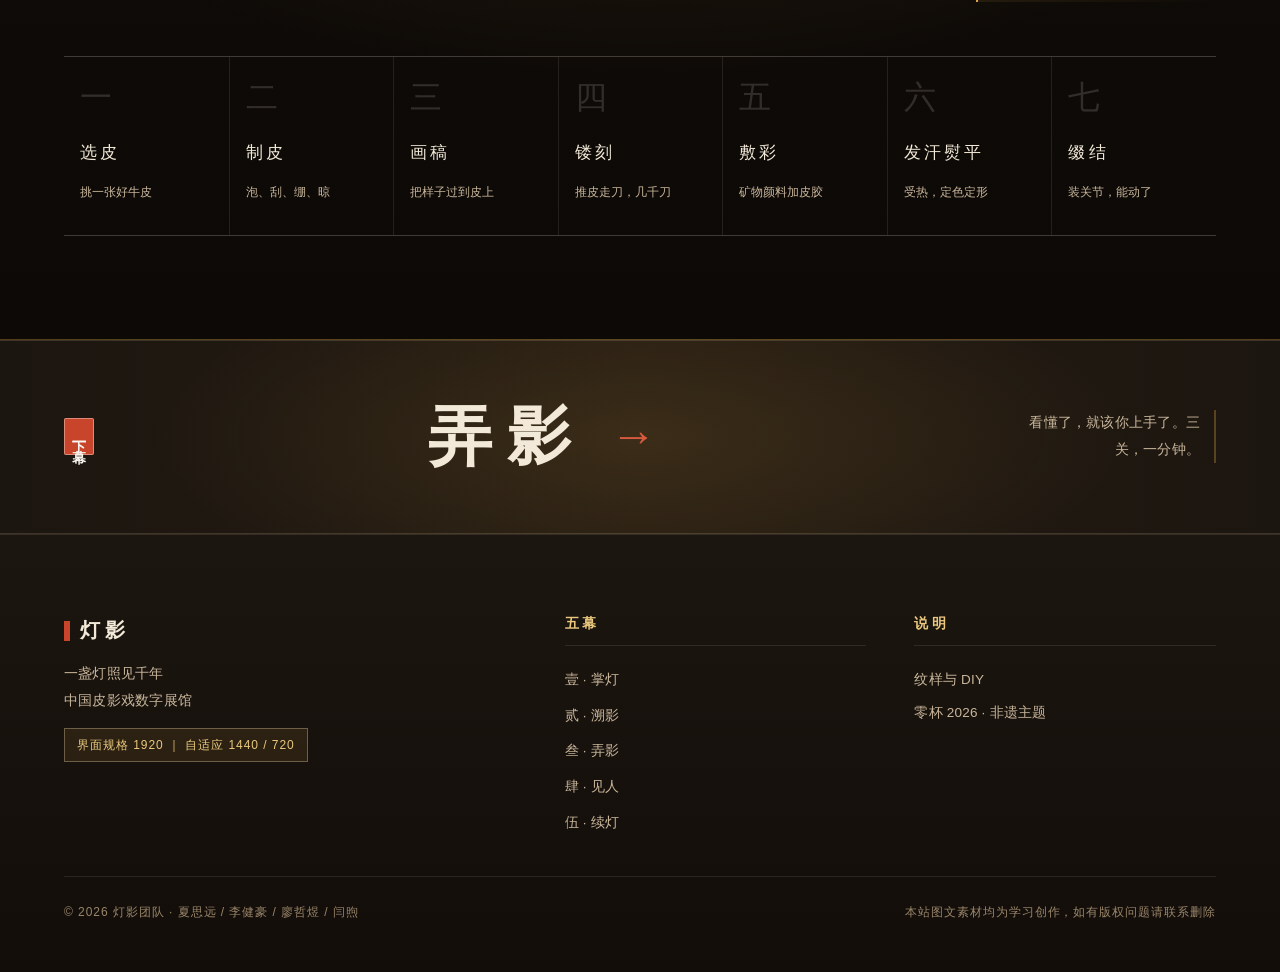
<file: web/origin.html>
<!DOCTYPE html>
<html lang="zh-CN">
<head>
<meta charset="UTF-8">
<meta name="viewport" content="width=device-width, initial-scale=1">
<meta name="theme-color" content="#16110D">
<link rel="icon" type="image/svg+xml" href="data:image/svg+xml,%3Csvg%20xmlns='http://www.w3.org/2000/svg'%20viewBox='0%200%2032%2032'%3E%3Crect%20width='32'%20height='32'%20fill='%2316110D'/%3E%3Cpath%20d='M16%204v5'%20stroke='%23E8B45A'%20stroke-width='1.6'%20stroke-linecap='round'/%3E%3Cpath%20d='M10%209h12l-2%2012H12z'%20fill='%23E8B45A'/%3E%3Ccircle%20cx='16'%20cy='15'%20r='2.4'%20fill='%23FFF3DC'/%3E%3C/svg%3E">
<meta name="description" content="皮影戏从哪里来：六个时间节点、五大流派、七道工序。灯影 · 中国皮影戏数字展馆。">
<title>贰 · 溯影 ｜ 灯影</title>
<link rel="stylesheet" href="assets/css/tokens.css">
<link rel="stylesheet" href="assets/css/base.css">
<link rel="stylesheet" href="assets/css/layout.css">
<link rel="stylesheet" href="assets/css/components.css">
<link rel="stylesheet" href="assets/css/pages.css">
</head>
<body data-lit="1">

<a class="skip-link" href="#main">跳到正文</a>

<nav class="nav" aria-label="主导航">
  <div class="nav__inner">
    <a class="brand" href="index.html" aria-label="灯影 · 返回首页">
      <span class="brand__seal" aria-hidden="true">灯</span>
      <span>
        <span class="brand__name">灯影</span>
        <span class="brand__sub">LAMP &amp; SHADOW</span>
      </span>
    </a>
    <button class="nav__toggle" id="navToggle" aria-expanded="false" aria-controls="navLinks" aria-label="打开导航菜单">
      <span></span><span></span><span></span>
    </button>
    <div class="nav__links" id="navLinks">
      <a href="index.html">掌灯</a>
      <a href="origin.html" aria-current="page">溯影</a>
      <a href="play.html">弄影</a>
      <a href="people.html">见人</a>
      <a href="future.html">续灯</a>
    </div>
  </div>
</nav>

<main class="main" id="main">
  <header class="masthead">
    <div class="wrap masthead__inner">
      <div class="masthead__glyph" aria-hidden="true">溯影<span>图版 02</span></div>
      <div class="reveal">
        <p class="eyebrow">源流 · 流派 · 工序</p>
        <h1>灯从哪来，<br>影往哪去</h1>
        <p class="lead">
          它不是一个突然出现的民间玩艺。从汉武帝帐中的一段传说，到宋代瓦舍里的满堂喝彩，
          再到今天被写进名录——皮影戏走了两千年，靠的是一盏灯、一张皮、一双手。
        </p>
        <div class="masthead__meta">
          <span><b>6</b> 个时间节点</span>
          <span><b>5</b> 大流派</span>
          <span><b>7</b> 道工序</span>
        </div>
      </div>
    </div>
  </header>

  <!-- 时间轴 -->
  <section class="section section--tight" aria-labelledby="tlTitle">
    <div class="wrap">
      <div class="block-head">
        <div class="block-head__text">
          <p class="eyebrow">源流</p>
          <h2 id="tlTitle">六个节点</h2>
        </div>
        <p class="block-head__note">滚动到节点，灯就会亮起；点开可以多看两句。</p>
      </div>

      <div class="timeline-wrap">
        <div class="timeline" id="timeline">
          <span class="timeline__progress" id="tlProgress" aria-hidden="true"></span>

          <article class="tl-item">
            <p class="tl-item__era">汉 · 公元前 2 世纪</p>
            <h3 class="tl-item__title">影戏之始（相传）</h3>
            <p class="tl-item__text">汉武帝思念李夫人，方士设帷帐、燃灯烛，让身影映在帐上。这是关于影戏最早的想象——先有影，后有戏。</p>
            <button class="tl-item__more" type="button" data-more="据《汉书·外戚传》记载，方士以“设帐张灯”的方式重现夫人形貌。后世多把这一幕视作皮影的雏形，但它仍是传说，不是信史。">展开</button>
          </article>

          <article class="tl-item">
            <p class="tl-item__era">宋 · 11–13 世纪</p>
            <h3 class="tl-item__title">瓦舍勾栏里的满堂彩</h3>
            <p class="tl-item__text">汴京的瓦舍里有专门的“影戏”艺人，话本、鼓词与影偶合流。影戏第一次成为市井里买票就能看的娱乐。</p>
            <button class="tl-item__more" type="button" data-more="孟元老《东京梦华录》记下了汴京瓦舍的繁盛，影戏是其中一门。宋代影戏已能演长篇故事，影人用纸或皮制，染色后透光。">展开</button>
          </article>

          <article class="tl-item">
            <p class="tl-item__era">元 · 13 世纪</p>
            <h3 class="tl-item__title">随军西传</h3>
            <p class="tl-item__text">蒙古军队把它带到中亚，又传入波斯、埃及。欧洲人后来称它为“中国影戏”，一路走到今天的光影艺术。</p>
            <button class="tl-item__more" type="button" data-more="随军班社把影戏带出中原。波斯、阿拉伯文献中都有类似影戏的记载，这条路径比很多人以为的更早。">展开</button>
          </article>

          <article class="tl-item">
            <p class="tl-item__era">明清 · 14–19 世纪</p>
            <h3 class="tl-item__title">流派成型</h3>
            <p class="tl-item__text">各地用皮不同、唱腔不同、影人大小不同：陕西用牛皮，唐山用驴皮，四川的影人高大，山东的班子人少而精。</p>
            <button class="tl-item__more" type="button" data-more="流派差异不只是“风格”，而是材料、刀法、唱腔、班社结构的一整套地方知识。看一个流派，等于看一个地方怎么生活。">展开</button>
          </article>

          <article class="tl-item">
            <p class="tl-item__era">近代 · 20 世纪</p>
            <h3 class="tl-item__title">退到庙会，也没有断</h3>
            <p class="tl-item__text">电影、电视兴起，影戏从城市退到乡间庙会。班社少了，但刻皮影的刀没有停，徒弟还是一刀一刀跟着师父学。</p>
            <button class="tl-item__more" type="button" data-more="很多县里的班子在最难的时候靠红白事、庙会维持。也正是在这段时间，皮影从“娱乐”变成了需要被保护的“手艺”。">展开</button>
          </article>

          <article class="tl-item">
            <p class="tl-item__era">2011</p>
            <h3 class="tl-item__title">写进名录之后</h3>
            <p class="tl-item__text">“中国皮影戏”列入联合国教科文组织人类非物质文化遗产代表作名录。它被世界看见了，但被看见不等于被需要。</p>
            <button class="tl-item__more" type="button" data-more="列入名录是保护工作的开始，不是终点。真正决定它能不能活下去的，是还有没有人愿意看、愿意学、愿意买票。">展开</button>
          </article>
        </div>
      </div>
    </div>
  </section>

  <!-- 流派 -->
  <section class="section schools-block" aria-labelledby="schoolTitle">
    <div class="wrap">
      <div class="block-head">
        <div class="block-head__text">
          <p class="eyebrow">流派</p>
          <h2 id="schoolTitle">五个地方，五种脾气</h2>
        </div>
        <p class="block-head__note">点地名切换。看的不只是影人，是一个地方怎么生活。</p>
      </div>

      <div class="schools" role="tablist" aria-label="皮影流派">
        <button class="school" role="tab" aria-selected="true" data-school="shaanxi">陕西 · 华县</button>
        <button class="school" role="tab" aria-selected="false" data-school="tangshan">唐山 · 乐亭</button>
        <button class="school" role="tab" aria-selected="false" data-school="sichuan">四川 · 成都</button>
        <button class="school" role="tab" aria-selected="false" data-school="shandong">山东 · 泰山</button>
        <button class="school" role="tab" aria-selected="false" data-school="zhejiang">浙江 · 海宁</button>
      </div>

      <div class="school-panel" id="schoolPanel" role="tabpanel" aria-live="polite">
        <div class="school-panel__art" aria-hidden="true">
          <svg viewBox="0 0 240 180" fill="none" stroke="var(--lamp)" stroke-width="1.2" stroke-linecap="round" stroke-linejoin="round">
            <use href="#pat-cloud" id="schoolArt" x="0" y="0" width="240" height="180"></use>
          </svg>
        </div>
        <div>
          <p class="school-panel__name" id="schoolName">陕西 · 华县</p>
          <p class="school-panel__desc" id="schoolDesc">
            关中人叫它“牛皮影”。影人用黄牛皮，刻得细密，一个人物要几千刀。唱腔是碗碗腔、老腔，声腔一起，满场的烟都静下来。
          </p>
          <div class="school-panel__tags" id="schoolTags">
            <span class="chip">黄牛皮</span><span class="chip">碗碗腔</span><span class="chip">刻工细密</span>
          </div>
        </div>
      </div>
    </div>
  </section>

  <!-- 工序（唯一亮场） -->
  <section class="paper-block crafts-block" aria-labelledby="craftTitle">
    <div class="wrap">
      <div class="block-head">
        <div class="block-head__text">
          <p class="eyebrow">工序</p>
          <h2 id="craftTitle">一张牛皮，七道关</h2>
        </div>
        <p class="block-head__note">点开任意一道，看它到底在做什么。</p>
      </div>

      <div class="crafts" data-stagger>
        <button class="craft" data-craft="0"><span class="craft__idx">一</span><span class="craft__name">选皮</span><span class="craft__line">挑一张好牛皮</span></button>
        <button class="craft" data-craft="1"><span class="craft__idx">二</span><span class="craft__name">制皮</span><span class="craft__line">泡、刮、绷、晾</span></button>
        <button class="craft" data-craft="2"><span class="craft__idx">三</span><span class="craft__name">画稿</span><span class="craft__line">把样子过到皮上</span></button>
        <button class="craft" data-craft="3"><span class="craft__idx">四</span><span class="craft__name">镂刻</span><span class="craft__line">推皮走刀，几千刀</span></button>
        <button class="craft" data-craft="4"><span class="craft__idx">五</span><span class="craft__name">敷彩</span><span class="craft__line">矿物颜料加皮胶</span></button>
        <button class="craft" data-craft="5"><span class="craft__idx">六</span><span class="craft__name">发汗熨平</span><span class="craft__line">受热，定色定形</span></button>
        <button class="craft" data-craft="6"><span class="craft__idx">七</span><span class="craft__name">缀结</span><span class="craft__line">装关节，能动了</span></button>
      </div>
    </div>
  </section>

  <a class="next-scene" href="play.html">
    <div class="wrap next-scene__inner">
      <span class="next-scene__label">下一幕</span>
      <span class="next-scene__name">弄影 <span class="next-scene__arrow" aria-hidden="true">→</span></span>
      <span class="next-scene__desc">看懂了，就该你上手了。三关，一分钟。</span>
    </div>
  </a>

  <footer class="footer">
    <div class="wrap">
      <div class="footer__grid">
        <div>
          <p class="footer__title">灯影</p>
          <p class="footer__line">一盏灯照见千年<br>中国皮影戏数字展馆</p>
          <p class="footer__line footer__spec">界面规格 1920 ｜ 自适应 1440 / 720</p>
        </div>
        <div class="footer__col">
          <h4>五幕</h4>
          <a href="index.html">壹 · 掌灯</a>
          <a href="origin.html">贰 · 溯影</a>
          <a href="play.html">叁 · 弄影</a>
          <a href="people.html">肆 · 见人</a>
          <a href="future.html">伍 · 续灯</a>
        </div>
        <div class="footer__col">
          <h4>说明</h4>
          <a href="future.html">纹样与 DIY</a>
          <span class="footer__line">零杯 2026 · 非遗主题</span>
        </div>
      </div>
      <div class="footer__bottom">
        <span>© 2026 灯影团队 · 夏思远 / 李健豪 / 廖哲煜 / 闫煦</span>
        <span>本站图文素材均为学习创作，如有版权问题请联系删除</span>
      </div>
    </div>
  </footer>
</main>

<!-- 工序弹层 -->
<div class="modal" id="craftModal" role="dialog" aria-modal="true" aria-labelledby="craftModalTitle" data-open="false">
  <div class="modal__box">
    <p class="modal__idx" id="craftModalIdx">工序 一 / 七</p>
    <h3 class="modal__title" id="craftModalTitle">选皮</h3>
    <p class="modal__text" id="craftModalText"></p>
    <button class="btn modal__close" type="button" id="craftModalClose">合上</button>
  </div>
</div>

<!-- 纹样符号 -->
<svg class="sprite-defs" width="0" height="0" aria-hidden="true" focusable="false">
  <defs>
    <g id="pat-cloud">
      <path d="M40 120c0-16 12-26 26-26 4-14 16-22 30-22 16 0 28 10 30 24 14 2 22 12 22 24"/>
      <path d="M180 120c0-16 12-26 26-26 4-14 16-22 30-22"/>
      <path d="M60 148c14-10 30-10 44 0s30 10 44 0 30-10 44 0 30 10 44 0" opacity=".55"/>
      <circle cx="66" cy="94" r="3"/><circle cx="128" cy="70" r="3"/><circle cx="196" cy="72" r="3"/>
    </g>
    <g id="pat-water">
      <path d="M20 70c20-16 40-16 60 0s40 16 60 0 40-16 60 0 40 16 60 0"/>
      <path d="M20 100c20-16 40-16 60 0s40 16 60 0 40-16 60 0 40 16 60 0" opacity=".7"/>
      <path d="M20 130c20-16 40-16 60 0s40 16 60 0 40-16 60 0 40 16 60 0" opacity=".45"/>
    </g>
    <g id="pat-dragon">
      <path d="M120 90c0-26 20-46 44-46s44 20 44 46-18 46-42 46c-18 0-32-12-32-28 0-14 10-24 24-24 10 0 18 8 18 18"/>
      <path d="M120 90c0 26-18 46-42 46S34 116 34 92c0-16 10-28 24-32" opacity=".6"/>
      <circle cx="188" cy="72" r="3"/><circle cx="120" cy="90" r="3"/>
    </g>
    <g id="pat-flower">
      <path d="M120 40v100M70 90h100"/>
      <circle cx="120" cy="66" r="16"/><circle cx="144" cy="90" r="16"/>
      <circle cx="120" cy="114" r="16"/><circle cx="96" cy="90" r="16"/>
      <path d="M60 140c30-10 90-10 120 0" opacity=".5"/>
    </g>
    <g id="pat-key">
      <path d="M60 60h60v60H60z"/>
      <path d="M84 84h24v24H84z"/>
      <path d="M120 60h60v60h-60z" opacity=".7"/>
      <path d="M144 84h24v24h-24z" opacity=".7"/>
      <path d="M20 120h80M160 120h60" opacity=".5"/>
    </g>
  </defs>
</svg>

<script src="assets/js/achievements.js"></script>
<script src="assets/js/main.js"></script>
</body>
</html>
</file>
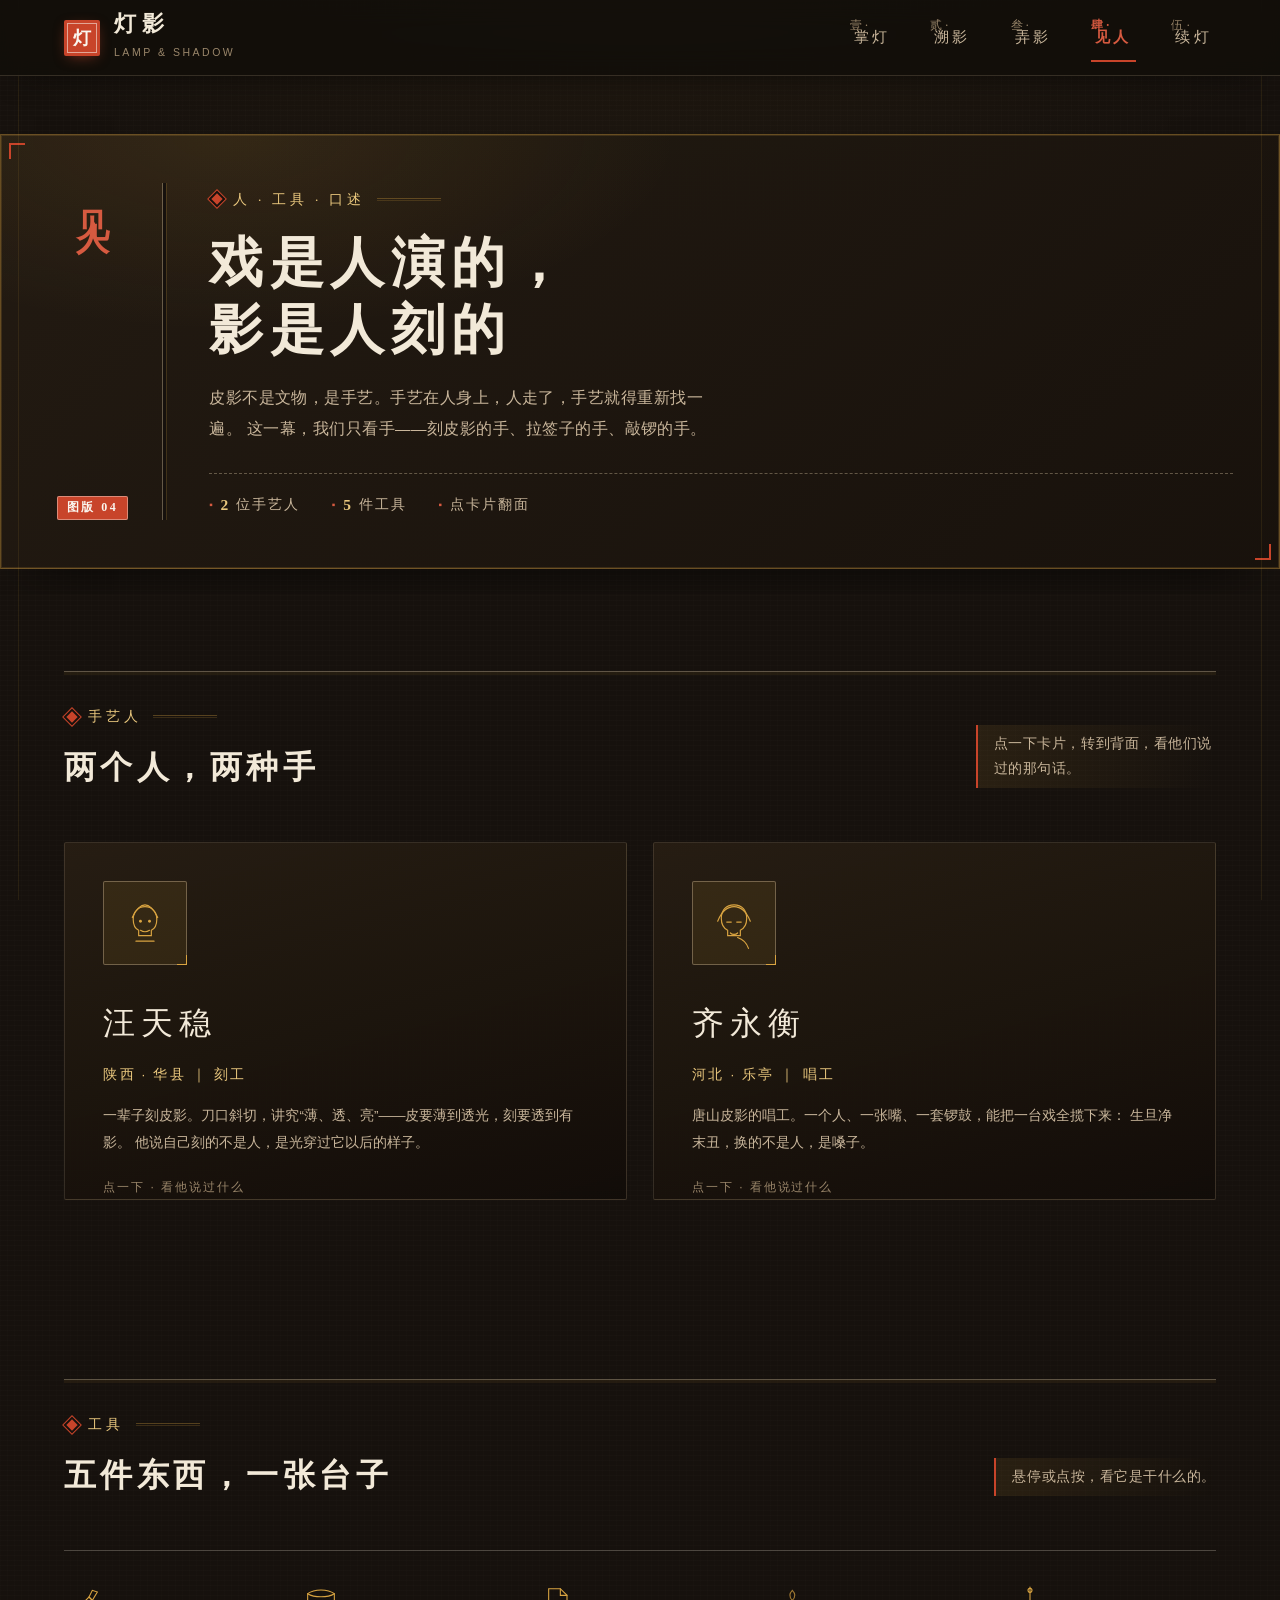
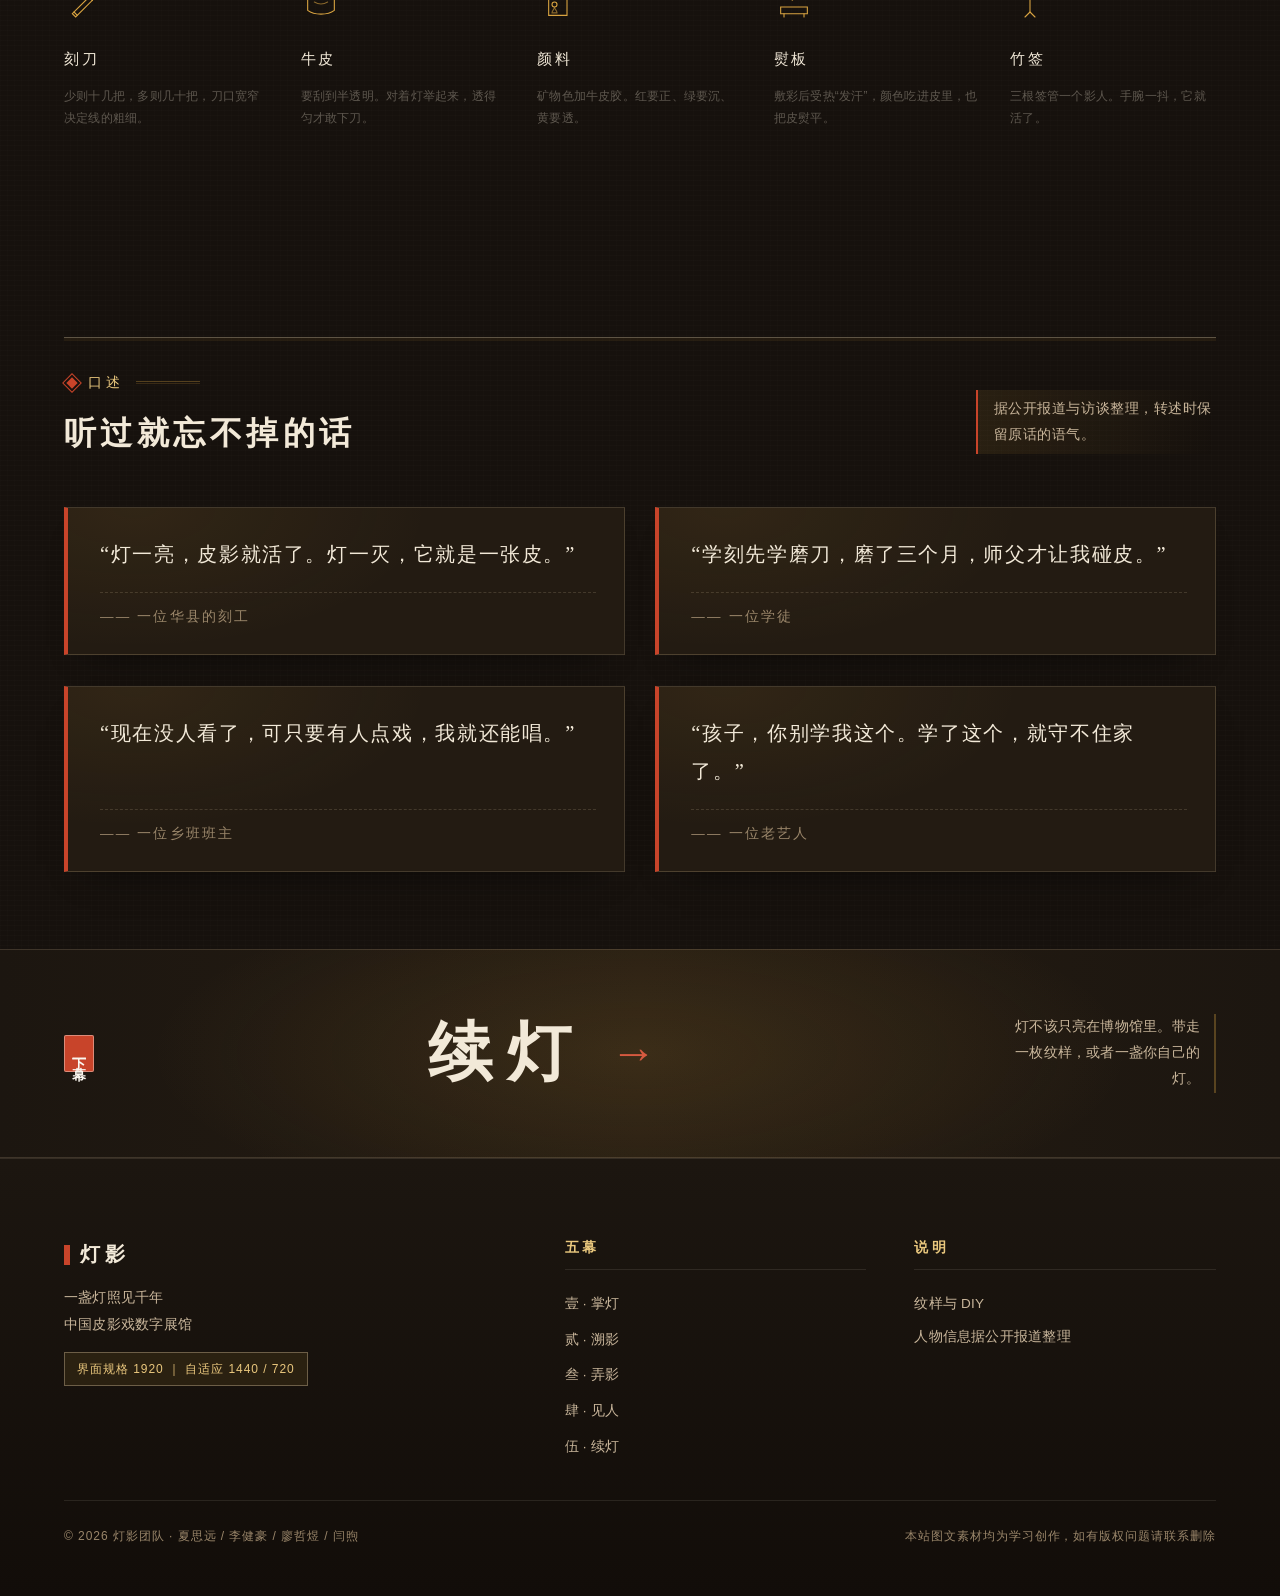
<file: web/people.html>
<!DOCTYPE html>
<html lang="zh-CN">
<head>
<meta charset="UTF-8">
<meta name="viewport" content="width=device-width, initial-scale=1">
<meta name="theme-color" content="#16110D">
<link rel="icon" type="image/svg+xml" href="data:image/svg+xml,%3Csvg%20xmlns='http://www.w3.org/2000/svg'%20viewBox='0%200%2032%2032'%3E%3Crect%20width='32'%20height='32'%20fill='%2316110D'/%3E%3Cpath%20d='M16%204v5'%20stroke='%23E8B45A'%20stroke-width='1.6'%20stroke-linecap='round'/%3E%3Cpath%20d='M10%209h12l-2%2012H12z'%20fill='%23E8B45A'/%3E%3Ccircle%20cx='16'%20cy='15'%20r='2.4'%20fill='%23FFF3DC'/%3E%3C/svg%3E">
<meta name="description" content="见人：刻皮影的手、用的工具，和他们说过的话。灯影 · 中国皮影戏数字展馆。">
<title>肆 · 见人 ｜ 灯影</title>
<link rel="stylesheet" href="assets/css/tokens.css">
<link rel="stylesheet" href="assets/css/base.css">
<link rel="stylesheet" href="assets/css/layout.css">
<link rel="stylesheet" href="assets/css/components.css">
<link rel="stylesheet" href="assets/css/pages.css">
</head>
<body data-lit="1">

<a class="skip-link" href="#main">跳到正文</a>

<nav class="nav" aria-label="主导航">
  <div class="nav__inner">
    <a class="brand" href="index.html" aria-label="灯影 · 返回首页">
      <span class="brand__seal" aria-hidden="true">灯</span>
      <span>
        <span class="brand__name">灯影</span>
        <span class="brand__sub">LAMP &amp; SHADOW</span>
      </span>
    </a>
    <button class="nav__toggle" id="navToggle" aria-expanded="false" aria-controls="navLinks" aria-label="打开导航菜单">
      <span></span><span></span><span></span>
    </button>
    <div class="nav__links" id="navLinks">
      <a href="index.html">掌灯</a>
      <a href="origin.html">溯影</a>
      <a href="play.html">弄影</a>
      <a href="people.html" aria-current="page">见人</a>
      <a href="future.html">续灯</a>
    </div>
  </div>
</nav>

<main class="main" id="main">
  <header class="masthead">
    <div class="wrap masthead__inner">
      <div class="masthead__glyph" aria-hidden="true">见人<span>图版 04</span></div>
      <div class="reveal">
        <p class="eyebrow">人 · 工具 · 口述</p>
        <h1>戏是人演的，<br>影是人刻的</h1>
        <p class="lead">
          皮影不是文物，是手艺。手艺在人身上，人走了，手艺就得重新找一遍。
          这一幕，我们只看手——刻皮影的手、拉签子的手、敲锣的手。
        </p>
        <div class="masthead__meta">
          <span><b>2</b> 位手艺人</span>
          <span><b>5</b> 件工具</span>
          <span>点卡片翻面</span>
        </div>
      </div>
    </div>
  </header>

  <section class="section section--tight" aria-labelledby="mastersTitle">
    <div class="wrap">
      <div class="block-head">
        <div class="block-head__text">
          <p class="eyebrow">手艺人</p>
          <h2 id="mastersTitle">两个人，两种手</h2>
        </div>
        <p class="block-head__note">点一下卡片，转到背面，看他们说过的那句话。</p>
      </div>

      <div class="masters" data-stagger>
        <button class="master" type="button" aria-pressed="false" aria-label="翻看汪天稳的卡片">
          <span class="master__inner">
            <span class="master__face">
              <span class="master__portrait" aria-hidden="true">
                <svg viewBox="0 0 64 64" width="58" height="58" fill="none" stroke="currentColor" stroke-width="1.3" stroke-linecap="round">
                  <path d="M32 14c8 0 13 6 13 14 0 6-2 10-6 12v6H25v-6c-4-2-6-6-6-12 0-8 5-14 13-14z"/>
                  <path d="M18 26c4-10 10-14 14-14s10 4 14 14"/>
                  <circle cx="27" cy="30" r="1.6" fill="currentColor" stroke="none"/>
                  <circle cx="37" cy="30" r="1.6" fill="currentColor" stroke="none"/>
                  <path d="M27 40c3 2 7 2 10 0"/>
                  <path d="M22 52h20"/>
                </svg>
              </span>
              <span class="master__name">汪天稳</span>
              <span class="master__role">陕西 · 华县 ｜ 刻工</span>
              <span class="master__text">
                一辈子刻皮影。刀口斜切，讲究“薄、透、亮”——皮要薄到透光，刻要透到有影。
                他说自己刻的不是人，是光穿过它以后的样子。
              </span>
              <span class="master__hint">点一下 · 看他说过什么</span>
            </span>
            <span class="master__face master__face--back">
              <span class="master__quote">“刀要斜着走，光才透得进来。”</span>
              <span class="master__sign">—— 华县皮影雕刻 · 国家级非遗代表性传承人</span>
            </span>
          </span>
        </button>

        <button class="master" type="button" aria-pressed="false" aria-label="翻看齐永衡的卡片">
          <span class="master__inner">
            <span class="master__face">
              <span class="master__portrait" aria-hidden="true">
                <svg viewBox="0 0 64 64" width="58" height="58" fill="none" stroke="currentColor" stroke-width="1.3" stroke-linecap="round">
                  <path d="M32 12c9 0 14 6 14 15 0 7-3 11-7 13v6H25v-6c-4-2-7-6-7-13 0-9 5-15 14-15z"/>
                  <path d="M14 30c5-12 11-16 18-16s13 4 18 16"/>
                  <path d="M24 31h5M35 31h5"/>
                  <path d="M28 43c2 2 6 2 8 0"/>
                  <path d="M36 48c6 2 10 6 12 12"/>
                </svg>
              </span>
              <span class="master__name">齐永衡</span>
              <span class="master__role">河北 · 乐亭 ｜ 唱工</span>
              <span class="master__text">
                唐山皮影的唱工。一个人、一张嘴、一套锣鼓，能把一台戏全揽下来：
                生旦净末丑，换的不是人，是嗓子。
              </span>
              <span class="master__hint">点一下 · 看他说过什么</span>
            </span>
            <span class="master__face master__face--back">
              <span class="master__quote">“一个人，要唱出五个人的声口。”</span>
              <span class="master__sign">—— 唐山皮影 · 国家级非遗代表性传承人</span>
            </span>
          </span>
        </button>
      </div>
    </div>
  </section>

  <section class="section" aria-labelledby="toolsTitle">
    <div class="wrap">
      <div class="block-head">
        <div class="block-head__text">
          <p class="eyebrow">工具</p>
          <h2 id="toolsTitle">五件东西，一张台子</h2>
        </div>
        <p class="block-head__note">悬停或点按，看它是干什么的。</p>
      </div>

      <div class="tools" data-stagger>
        <div class="tool" tabindex="0" role="button" aria-expanded="false">
          <div class="tool__icon" aria-hidden="true">
            <svg viewBox="0 0 48 48" width="40" height="40" fill="none" stroke="currentColor" stroke-width="1.3" stroke-linecap="round">
              <path d="M10 38 30 18l4 4L14 42z"/><path d="M30 18l4-8 6 2-6 10z"/><path d="M12 36l4 4"/>
            </svg>
          </div>
          <div class="tool__name">刻刀</div>
          <div class="tool__note">少则十几把，多则几十把，刀口宽窄决定线的粗细。</div>
        </div>

        <div class="tool" tabindex="0" role="button" aria-expanded="false">
          <div class="tool__icon" aria-hidden="true">
            <svg viewBox="0 0 48 48" width="40" height="40" fill="none" stroke="currentColor" stroke-width="1.3" stroke-linecap="round">
              <path d="M8 14c8-6 24-6 32 0v20c-8 6-24 6-32 0z"/><path d="M8 14c8 5 24 5 32 0"/>
              <path d="M16 24c5 3 11 3 16 0" opacity=".6"/>
            </svg>
          </div>
          <div class="tool__name">牛皮</div>
          <div class="tool__note">要刮到半透明。对着灯举起来，透得匀才敢下刀。</div>
        </div>

        <div class="tool" tabindex="0" role="button" aria-expanded="false">
          <div class="tool__icon" aria-hidden="true">
            <svg viewBox="0 0 48 48" width="40" height="40" fill="none" stroke="currentColor" stroke-width="1.3" stroke-linecap="round">
              <path d="M14 8h14l8 8v24H14z"/><path d="M28 8v8h8"/>
              <circle cx="21" cy="27" r="3"/><path d="M21 30c0 3-3 4-3 7h6c0-3-3-4-3-7z" opacity=".6"/>
            </svg>
          </div>
          <div class="tool__name">颜料</div>
          <div class="tool__note">矿物色加牛皮胶。红要正、绿要沉、黄要透。</div>
        </div>

        <div class="tool" tabindex="0" role="button" aria-expanded="false">
          <div class="tool__icon" aria-hidden="true">
            <svg viewBox="0 0 48 48" width="40" height="40" fill="none" stroke="currentColor" stroke-width="1.3" stroke-linecap="round">
              <path d="M8 30h32v8H8z"/><path d="M12 38v4M36 38v4"/>
              <path d="M22 10c-4 4-4 8 0 12 4-4 4-8 0-12z" opacity=".7"/>
            </svg>
          </div>
          <div class="tool__name">熨板</div>
          <div class="tool__note">敷彩后受热“发汗”，颜色吃进皮里，也把皮熨平。</div>
        </div>

        <div class="tool" tabindex="0" role="button" aria-expanded="false">
          <div class="tool__icon" aria-hidden="true">
            <svg viewBox="0 0 48 48" width="40" height="40" fill="none" stroke="currentColor" stroke-width="1.3" stroke-linecap="round">
              <path d="M24 6v30"/><path d="M24 36l-6 6M24 36l6 6"/>
              <circle cx="24" cy="10" r="2.4"/>
            </svg>
          </div>
          <div class="tool__name">竹签</div>
          <div class="tool__note">三根签管一个影人。手腕一抖，它就活了。</div>
        </div>
      </div>
    </div>
  </section>

  <section class="section section--tight" aria-labelledby="quotesTitle">
    <div class="wrap">
      <div class="block-head">
        <div class="block-head__text">
          <p class="eyebrow">口述</p>
          <h2 id="quotesTitle">听过就忘不掉的话</h2>
        </div>
        <p class="block-head__note">据公开报道与访谈整理，转述时保留原话的语气。</p>
      </div>

      <div class="quotes-wall" data-stagger>
        <blockquote class="reveal">“灯一亮，皮影就活了。灯一灭，它就是一张皮。”<span>—— 一位华县的刻工</span></blockquote>
        <blockquote class="reveal">“学刻先学磨刀，磨了三个月，师父才让我碰皮。”<span>—— 一位学徒</span></blockquote>
        <blockquote class="reveal">“现在没人看了，可只要有人点戏，我就还能唱。”<span>—— 一位乡班班主</span></blockquote>
        <blockquote class="reveal">“孩子，你别学我这个。学了这个，就守不住家了。”<span>—— 一位老艺人</span></blockquote>
      </div>
    </div>
  </section>

  <a class="next-scene" href="future.html">
    <div class="wrap next-scene__inner">
      <span class="next-scene__label">下一幕</span>
      <span class="next-scene__name">续灯 <span class="next-scene__arrow" aria-hidden="true">→</span></span>
      <span class="next-scene__desc">灯不该只亮在博物馆里。带走一枚纹样，或者一盏你自己的灯。</span>
    </div>
  </a>

  <footer class="footer">
    <div class="wrap">
      <div class="footer__grid">
        <div>
          <p class="footer__title">灯影</p>
          <p class="footer__line">一盏灯照见千年<br>中国皮影戏数字展馆</p>
          <p class="footer__line footer__spec">界面规格 1920 ｜ 自适应 1440 / 720</p>
        </div>
        <div class="footer__col">
          <h4>五幕</h4>
          <a href="index.html">壹 · 掌灯</a>
          <a href="origin.html">贰 · 溯影</a>
          <a href="play.html">叁 · 弄影</a>
          <a href="people.html">肆 · 见人</a>
          <a href="future.html">伍 · 续灯</a>
        </div>
        <div class="footer__col">
          <h4>说明</h4>
          <a href="future.html">纹样与 DIY</a>
          <span class="footer__line">人物信息据公开报道整理</span>
        </div>
      </div>
      <div class="footer__bottom">
        <span>© 2026 灯影团队 · 夏思远 / 李健豪 / 廖哲煜 / 闫煦</span>
        <span>本站图文素材均为学习创作，如有版权问题请联系删除</span>
      </div>
    </div>
  </footer>
</main>

<script src="assets/js/achievements.js"></script>
<script src="assets/js/main.js"></script>
</body>
</html>
</file>
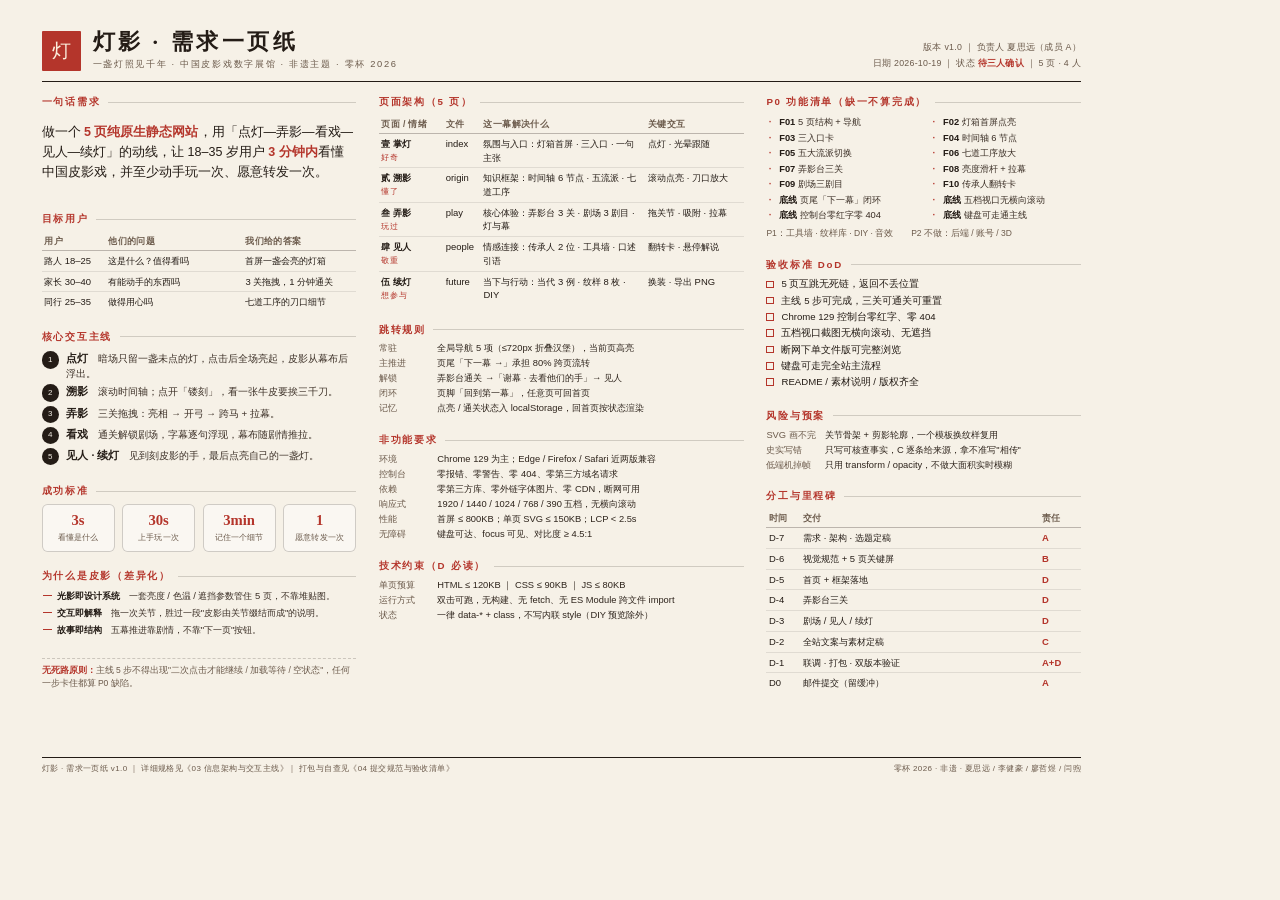
<file: 资料/02_需求一页纸.html>
<!DOCTYPE html>
<html lang="zh-CN">
<head>
<meta charset="UTF-8">
<title>灯影 · 需求一页纸</title>
<style>
  @page { size: A4 landscape; margin: 0; }
  *, *::before, *::after { box-sizing: border-box; }
  html, body { margin: 0; padding: 0; }
  body {
    width: 297mm; height: 210mm; overflow: hidden;
    background: #F6F1E7; color: #241C16;
    font-family: "PingFang SC", "Microsoft YaHei", "Noto Sans CJK SC", sans-serif;
    font-size: 8pt; line-height: 1.5;
    padding: 8mm 11mm 5mm;
    display: flex; flex-direction: column;
    -webkit-font-smoothing: antialiased;
  }
  .serif { font-family: "Songti SC", "Noto Serif SC", "Source Han Serif SC", STSong, SimSun, serif; }

  header { display: flex; align-items: flex-end; justify-content: space-between; padding-bottom: 2.4mm; border-bottom: 1.2px solid #241C16; }
  .brand { display: flex; align-items: center; gap: 3mm; }
  .seal { width: 10.5mm; height: 10.5mm; background: #B4352B; color: #FBEFDD; display: grid; place-items: center; font-size: 14pt; border-radius: 1px; }
  h1 { margin: 0; font-size: 16.5pt; letter-spacing: .16em; font-weight: 600; line-height: 1.1; }
  .tagline { font-size: 7pt; letter-spacing: .18em; color: #6B5A4B; margin-top: 1mm; }
  .docmeta { text-align: right; font-size: 6.6pt; line-height: 1.9; color: #6B5A4B; letter-spacing: .03em; }
  .docmeta b { color: #B4352B; font-weight: 600; }

  main { flex: 1; display: grid; grid-template-columns: 1fr 1.16fr 1fr; gap: 6mm; padding-top: 3.4mm; min-height: 0; }
  .col { display: flex; flex-direction: column; justify-content: flex-start; gap: 4.6mm; min-height: 0; }

  h2 { margin: 0 0 1.4mm; font-size: 7.3pt; letter-spacing: .18em; color: #B4352B; font-weight: 600; display: flex; align-items: center; gap: 2mm; }
  h2::after { content: ""; flex: 1; height: 1px; background: rgba(36,28,22,.18); }

  .lead { font-size: 9.4pt; line-height: 1.6; }
  .lead b { color: #B4352B; }

  table { width: 100%; border-collapse: collapse; font-size: 7.1pt; line-height: 1.45; table-layout: fixed; }
  th { text-align: left; font-weight: 600; color: #6B5A4B; border-bottom: 1px solid rgba(36,28,22,.28); padding: .7mm .7mm; font-size: 6.5pt; letter-spacing: .04em; }
  td { border-bottom: 1px solid rgba(36,28,22,.1); padding: .8mm .7mm; vertical-align: top; }
  td.n { color: #B4352B; font-weight: 600; white-space: nowrap; }
  tr:last-child td { border-bottom: none; }

  .step { display: flex; gap: 2mm; align-items: flex-start; padding: .5mm 0; }
  .step .no { flex: none; width: 4.6mm; height: 4.6mm; border-radius: 50%; background: #241C16; color: #F6F1E7; display: grid; place-items: center; font-size: 6pt; }
  .step .txt { font-size: 7.3pt; color: #3D3128; line-height: 1.45; }
  .step .txt b { font-size: 7.9pt; color: #241C16; }

  ul.check { margin: 0; padding: 0; list-style: none; }
  ul.check li { font-size: 7.2pt; line-height: 1.5; padding-left: 4mm; position: relative; margin-bottom: .5mm; }
  ul.check li::before { content: ""; position: absolute; left: 0; top: .85mm; width: 2mm; height: 2mm; border: .8px solid #B4352B; }

  .mood { display: block; font-size: 6.2pt; color: #B4352B; letter-spacing: .1em; margin-top: .3mm; }
  .p0 { display: grid; grid-template-columns: 1fr 1fr; gap: .3mm 3.5mm; }
  .p0 div { font-size: 7pt; line-height: 1.55; padding-left: 3.4mm; position: relative; color: #3A2E25; }
  .p0 div::before { content: "·"; position: absolute; left: .6mm; color: #B4352B; font-weight: 700; }
  .p0 div b { color: #241C16; }

  .kv { display: grid; grid-template-columns: 13.5mm 1fr; gap: .4mm 2mm; font-size: 7pt; line-height: 1.45; }
  .kv dt { color: #6B5A4B; }
  .kv dd { margin: 0; color: #2E241C; }

  .metrics { display: grid; grid-template-columns: repeat(4, 1fr); gap: 2mm; }
  .metric { border: 1px solid rgba(36,28,22,.2); border-radius: 1.5mm; padding: 1.7mm 1.2mm; text-align: center; background: rgba(255,255,255,.45); }
  .metric b { display: block; font-family: Georgia, serif; font-size: 11pt; color: #B4352B; line-height: 1.1; }
  .metric span { font-size: 6.2pt; color: #6B5A4B; letter-spacing: .02em; }

  .why { margin: 0; padding: 0; list-style: none; }
  .why li { font-size: 7.1pt; line-height: 1.5; padding-left: 4mm; position: relative; margin-bottom: .8mm; color: #3A2E25; }
  .why li::before { content: ""; position: absolute; left: .4mm; top: 1.6mm; width: 2.4mm; height: 1px; background: #B4352B; }
  .why b { color: #241C16; }

  .note { font-size: 6.4pt; color: #6B5A4B; line-height: 1.5; border-top: 1px dashed rgba(36,28,22,.2); padding-top: 1.4mm; }
  .note b { color: #B4352B; }

  footer { margin-top: 2mm; padding-top: 1.4mm; border-top: 1.2px solid #241C16; display: flex; justify-content: space-between; font-size: 6pt; color: #6B5A4B; letter-spacing: .05em; }
</style>
</head>
<body>

<header>
  <div class="brand">
    <div class="seal serif">灯</div>
    <div>
      <h1 class="serif">灯影 · 需求一页纸</h1>
      <div class="tagline">一盏灯照见千年 · 中国皮影戏数字展馆 · 非遗主题 · 零杯 2026</div>
    </div>
  </div>
  <div class="docmeta">
    版本 v1.0 ｜ 负责人 夏思远（成员 A）<br>
    日期 2026-10-19 ｜ 状态 <b>待三人确认</b> ｜ 5 页 · 4 人
  </div>
</header>

<main>
  <!-- ========== 第一栏 ========== -->
  <section class="col">
    <div>
      <h2>一句话需求</h2>
      <p class="lead">做一个 <b>5 页纯原生静态网站</b>，用「点灯—弄影—看戏—见人—续灯」的动线，让 18–35 岁用户 <b>3 分钟内</b>看懂中国皮影戏，并至少动手玩一次、愿意转发一次。</p>
    </div>

    <div>
      <h2>目标用户</h2>
      <table>
        <colgroup><col style="width:17mm"><col><col style="width:30mm"></colgroup>
        <tr><th>用户</th><th>他们的问题</th><th>我们给的答案</th></tr>
        <tr><td>路人 18–25</td><td>这是什么？值得看吗</td><td>首屏一盏会亮的灯箱</td></tr>
        <tr><td>家长 30–40</td><td>有能动手的东西吗</td><td>3 关拖拽，1 分钟通关</td></tr>
        <tr><td>同行 25–35</td><td>做得用心吗</td><td>七道工序的刀口细节</td></tr>
      </table>
    </div>

    <div>
      <h2>核心交互主线</h2>
      <div class="step"><div class="no">1</div><div class="txt"><b>点灯</b>　暗场只留一盏未点的灯，点击后全场亮起，皮影从幕布后浮出。</div></div>
      <div class="step"><div class="no">2</div><div class="txt"><b>溯影</b>　滚动时间轴；点开「镂刻」，看一张牛皮要挨三千刀。</div></div>
      <div class="step"><div class="no">3</div><div class="txt"><b>弄影</b>　三关拖拽：亮相 → 开弓 → 跨马 + 拉幕。</div></div>
      <div class="step"><div class="no">4</div><div class="txt"><b>看戏</b>　通关解锁剧场，字幕逐句浮现，幕布随剧情推拉。</div></div>
      <div class="step"><div class="no">5</div><div class="txt"><b>见人 · 续灯</b>　见到刻皮影的手，最后点亮自己的一盏灯。</div></div>
    </div>

    <div>
      <h2>成功标准</h2>
      <div class="metrics">
        <div class="metric"><b>3s</b><span>看懂是什么</span></div>
        <div class="metric"><b>30s</b><span>上手玩一次</span></div>
        <div class="metric"><b>3min</b><span>记住一个细节</span></div>
        <div class="metric"><b>1</b><span>愿意转发一次</span></div>
      </div>
    </div>

    <div>
      <h2>为什么是皮影（差异化）</h2>
      <ul class="why">
        <li><b>光影即设计系统</b>　一套亮度 / 色温 / 遮挡参数管住 5 页，不靠堆贴图。</li>
        <li><b>交互即解释</b>　拖一次关节，胜过一段"皮影由关节缀结而成"的说明。</li>
        <li><b>故事即结构</b>　五幕推进靠剧情，不靠"下一页"按钮。</li>
      </ul>
    </div>

    <div class="note"><b>无死路原则：</b>主线 5 步不得出现"二次点击才能继续 / 加载等待 / 空状态"，任何一步卡住都算 P0 缺陷。</div>
  </section>

  <!-- ========== 第二栏 ========== -->
  <section class="col">
    <div>
      <h2>页面架构（5 页）</h2>
      <table>
        <colgroup><col style="width:17mm"><col style="width:10mm"><col><col style="width:26mm"></colgroup>
        <tr><th>页面 / 情绪</th><th>文件</th><th>这一幕解决什么</th><th>关键交互</th></tr>
        <tr><td><b>壹 掌灯</b><span class="mood">好奇</span></td><td>index</td><td>氛围与入口：灯箱首屏 · 三入口 · 一句主张</td><td>点灯 · 光晕跟随</td></tr>
        <tr><td><b>贰 溯影</b><span class="mood">懂了</span></td><td>origin</td><td>知识框架：时间轴 6 节点 · 五流派 · 七道工序</td><td>滚动点亮 · 刀口放大</td></tr>
        <tr><td><b>叁 弄影</b><span class="mood">玩过</span></td><td>play</td><td>核心体验：弄影台 3 关 · 剧场 3 剧目 · 灯与幕</td><td>拖关节 · 吸附 · 拉幕</td></tr>
        <tr><td><b>肆 见人</b><span class="mood">敬重</span></td><td>people</td><td>情感连接：传承人 2 位 · 工具墙 · 口述引语</td><td>翻转卡 · 悬停解说</td></tr>
        <tr><td><b>伍 续灯</b><span class="mood">想参与</span></td><td>future</td><td>当下与行动：当代 3 例 · 纹样 8 枚 · DIY</td><td>换装 · 导出 PNG</td></tr>
      </table>
    </div>

    <div>
      <h2>跳转规则</h2>
      <div class="kv">
        <dt>常驻</dt><dd>全局导航 5 项（≤720px 折叠汉堡），当前页高亮</dd>
        <dt>主推进</dt><dd>页尾「下一幕 →」承担 80% 跨页流转</dd>
        <dt>解锁</dt><dd>弄影台通关 →「谢幕 · 去看他们的手」→ 见人</dd>
        <dt>闭环</dt><dd>页脚「回到第一幕」，任意页可回首页</dd>
        <dt>记忆</dt><dd>点亮 / 通关状态入 localStorage，回首页按状态渲染</dd>
      </div>
    </div>

    <div>
      <h2>非功能要求</h2>
      <div class="kv">
        <dt>环境</dt><dd>Chrome 129 为主；Edge / Firefox / Safari 近两版兼容</dd>
        <dt>控制台</dt><dd>零报错、零警告、零 404、零第三方域名请求</dd>
        <dt>依赖</dt><dd>零第三方库、零外链字体图片、零 CDN，断网可用</dd>
        <dt>响应式</dt><dd>1920 / 1440 / 1024 / 768 / 390 五档，无横向滚动</dd>
        <dt>性能</dt><dd>首屏 ≤ 800KB；单页 SVG ≤ 150KB；LCP &lt; 2.5s</dd>
        <dt>无障碍</dt><dd>键盘可达、focus 可见、对比度 ≥ 4.5:1</dd>
      </div>
    </div>

    <div>
      <h2>技术约束（D 必读）</h2>
      <div class="kv">
        <dt>单页预算</dt><dd>HTML ≤ 120KB ｜ CSS ≤ 90KB ｜ JS ≤ 80KB</dd>
        <dt>运行方式</dt><dd>双击可跑，无构建、无 fetch、无 ES Module 跨文件 import</dd>
        <dt>状态</dt><dd>一律 data-* + class，不写内联 style（DIY 预览除外）</dd>
      </div>
    </div>
  </section>

  <!-- ========== 第三栏 ========== -->
  <section class="col">
    <div>
      <h2>P0 功能清单（缺一不算完成）</h2>
      <div class="p0">
        <div><b>F01</b> 5 页结构 + 导航</div>
        <div><b>F02</b> 灯箱首屏点亮</div>
        <div><b>F03</b> 三入口卡</div>
        <div><b>F04</b> 时间轴 6 节点</div>
        <div><b>F05</b> 五大流派切换</div>
        <div><b>F06</b> 七道工序放大</div>
        <div><b>F07</b> 弄影台三关</div>
        <div><b>F08</b> 亮度滑杆 + 拉幕</div>
        <div><b>F09</b> 剧场三剧目</div>
        <div><b>F10</b> 传承人翻转卡</div>
        <div><b>底线</b> 页尾「下一幕」闭环</div>
        <div><b>底线</b> 五档视口无横向滚动</div>
        <div><b>底线</b> 控制台零红字零 404</div>
        <div><b>底线</b> 键盘可走通主线</div>
      </div>
      <div class="note" style="border-top:none; padding-top:1.2mm">P1：工具墙 · 纹样库 · DIY · 音效　　P2 不做：后端 / 账号 / 3D</div>
    </div>

    <div>
      <h2>验收标准 DoD</h2>
      <ul class="check">
        <li>5 页互跳无死链，返回不丢位置</li>
        <li>主线 5 步可完成，三关可通关可重置</li>
        <li>Chrome 129 控制台零红字、零 404</li>
        <li>五档视口截图无横向滚动、无遮挡</li>
        <li>断网下单文件版可完整浏览</li>
        <li>键盘可走完全站主流程</li>
        <li>README / 素材说明 / 版权齐全</li>
      </ul>
    </div>

    <div>
      <h2>风险与预案</h2>
      <div class="kv">
        <dt>SVG 画不完</dt><dd>关节骨架 + 剪影轮廓，一个模板换纹样复用</dd>
        <dt>史实写错</dt><dd>只写可核查事实，C 逐条给来源，拿不准写"相传"</dd>
        <dt>低端机掉帧</dt><dd>只用 transform / opacity，不做大面积实时模糊</dd>
      </div>
    </div>

    <div>
      <h2>分工与里程碑</h2>
      <table>
        <colgroup><col style="width:9mm"><col><col style="width:11mm"></colgroup>
        <tr><th>时间</th><th>交付</th><th>责任</th></tr>
        <tr><td>D-7</td><td>需求 · 架构 · 选题定稿</td><td class="n">A</td></tr>
        <tr><td>D-6</td><td>视觉规范 + 5 页关键屏</td><td class="n">B</td></tr>
        <tr><td>D-5</td><td>首页 + 框架落地</td><td class="n">D</td></tr>
        <tr><td>D-4</td><td>弄影台三关</td><td class="n">D</td></tr>
        <tr><td>D-3</td><td>剧场 / 见人 / 续灯</td><td class="n">D</td></tr>
        <tr><td>D-2</td><td>全站文案与素材定稿</td><td class="n">C</td></tr>
        <tr><td>D-1</td><td>联调 · 打包 · 双版本验证</td><td class="n">A+D</td></tr>
        <tr><td>D0</td><td>邮件提交（留缓冲）</td><td class="n">A</td></tr>
      </table>
    </div>
  </section>
</main>

<footer>
  <span>灯影 · 需求一页纸 v1.0 ｜ 详细规格见《03 信息架构与交互主线》｜ 打包与自查见《04 提交规范与验收清单》</span>
  <span>零杯 2026 · 非遗 · 夏思远 / 李健豪 / 廖哲煜 / 闫煦</span>
</footer>

</body>
</html>
</file>
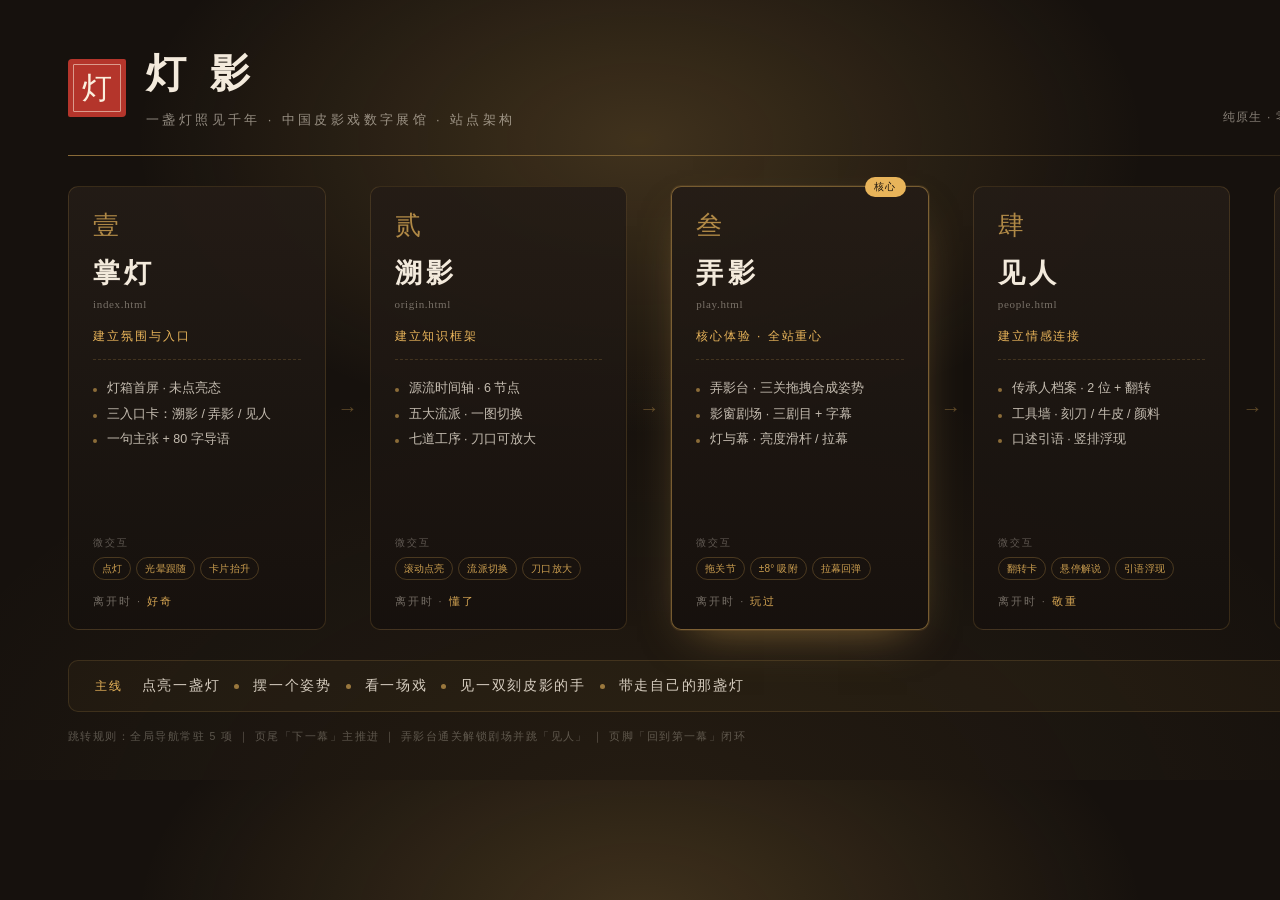
<file: 资料/架构图.html>
﻿<!DOCTYPE html>
<html lang="zh-CN">
<head>
<meta charset="UTF-8">
<title>灯影 · 站点架构图</title>
<style>
  @page { size: 1600px 780px; margin: 0; }
  *, *::before, *::after { box-sizing: border-box; }
  html, body { margin: 0; padding: 0; }
  body {
    width: 1600px; height: 780px; overflow: hidden;
    background:
      radial-gradient(720px 420px at 50% 18%, rgba(232,180,90,.20), rgba(232,180,90,0) 70%),
      radial-gradient(1100px 700px at 50% 108%, rgba(232,180,90,.07), rgba(232,180,90,0) 70%),
      #16110D;
    color: #F3EADC;
    font-family: "PingFang SC", "Microsoft YaHei", "Noto Sans CJK SC", sans-serif;
    -webkit-font-smoothing: antialiased;
    padding: 46px 68px 36px;
    display: flex; flex-direction: column;
  }
  .serif { font-family: "Songti SC", "Noto Serif SC", "Source Han Serif SC", STSong, SimSun, serif; }

  header { display: flex; align-items: flex-end; justify-content: space-between; }
  .brand { display: flex; align-items: center; gap: 20px; }
  .seal {
    width: 58px; height: 58px; display: grid; place-items: center;
    background: #B4352B; color: #FBEFDD; font-size: 30px; line-height: 1;
    border-radius: 4px 2px 4px 2px; position: relative; flex: none;
  }
  .seal::after { content: ""; position: absolute; inset: 5px; border: 1px solid rgba(251,239,221,.55); border-radius: 1px; }
  h1 { margin: 0; font-size: 40px; letter-spacing: .18em; font-weight: 600; }
  .sub { margin-top: 10px; font-size: 13px; letter-spacing: .26em; color: rgba(243,234,220,.56); }
  .meta { text-align: right; font-size: 12px; line-height: 2; color: rgba(243,234,220,.5); letter-spacing: .1em; }
  .meta b { color: #E8B45A; font-weight: 500; }

  .rule { height: 1px; margin: 26px 0 30px; background: linear-gradient(90deg, rgba(232,180,90,.55), rgba(232,180,90,.06)); }

  .flow { flex: 1; display: flex; align-items: stretch; gap: 0; }
  .card {
    flex: 1 1 0; min-width: 0;
    border: 1px solid rgba(232,180,90,.16);
    background: linear-gradient(180deg, rgba(36,28,22,.92), rgba(22,17,13,.92));
    border-radius: 10px; padding: 26px 24px 20px;
    display: flex; flex-direction: column; position: relative;
  }
  .card.hot { border-color: rgba(232,180,90,.46); box-shadow: 0 0 0 1px rgba(232,180,90,.10), 0 18px 46px -22px rgba(232,180,90,.55); }
  .card.hot::before { content: "核心"; position: absolute; top: 0; right: 22px; transform: translateY(-50%); background: #E8B45A; color: #16110D; font-size: 10px; letter-spacing: .16em; padding: 3px 9px; border-radius: 999px; }
  .num { font-size: 26px; color: rgba(232,180,90,.72); letter-spacing: .1em; line-height: 1; }
  .name { margin-top: 16px; font-size: 27px; letter-spacing: .16em; font-weight: 600; }
  .file { margin-top: 7px; font-family: Georgia, serif; font-size: 11px; letter-spacing: .06em; color: rgba(243,234,220,.42); }
  .role { margin-top: 18px; font-size: 12px; letter-spacing: .16em; color: #E8B45A; padding-bottom: 14px; border-bottom: 1px dashed rgba(232,180,90,.18); }
  ul { list-style: none; margin: 16px 0 0; padding: 0; }
  li { font-size: 12.5px; line-height: 2.05; color: rgba(243,234,220,.78); padding-left: 14px; position: relative; }
  li::before { content: ""; position: absolute; left: 0; top: 12px; width: 4px; height: 4px; border-radius: 50%; background: rgba(232,180,90,.55); }
  .keys { margin-top: auto; padding-top: 18px; display: flex; flex-wrap: wrap; gap: 5px; }
  .keys span { font-size: 10px; letter-spacing: .02em; color: rgba(232,180,90,.86); border: 1px solid rgba(232,180,90,.24); border-radius: 999px; padding: 3px 8px; line-height: 1.5; white-space: nowrap; }
  .keys em { flex-basis: 100%; font-style: normal; font-size: 10px; letter-spacing: .2em; color: rgba(243,234,220,.32); margin-bottom: 2px; }
  .mood { padding-top: 14px; font-size: 11px; letter-spacing: .18em; color: rgba(243,234,220,.42); }
  .mood b { color: rgba(232,180,90,.9); font-weight: 500; }

  .arrow { flex: none; width: 44px; display: grid; place-items: center; color: rgba(232,180,90,.34); font-size: 20px; }

  .line { margin-top: 30px; display: flex; align-items: center; gap: 18px; border: 1px solid rgba(232,180,90,.14); border-radius: 10px; padding: 16px 26px; background: rgba(232,180,90,.035); }
  .line .lab { flex: none; font-size: 12px; letter-spacing: .2em; color: #E8B45A; writing-mode: horizontal-tb; }
  .steps { display: flex; align-items: center; gap: 14px; flex: 1; }
  .step { font-size: 14px; letter-spacing: .12em; color: rgba(243,234,220,.86); }
  .dot { width: 5px; height: 5px; border-radius: 50%; background: rgba(232,180,90,.6); }
  .line .note { flex: none; font-size: 11px; letter-spacing: .1em; color: rgba(243,234,220,.36); }

  footer { margin-top: 18px; display: flex; justify-content: space-between; font-size: 10.5px; letter-spacing: .14em; color: rgba(243,234,220,.3); }
</style>
</head>
<body>
  <header>
    <div class="brand">
      <div class="seal serif">灯</div>
      <div>
        <h1 class="serif">灯 影</h1>
        <div class="sub">一盏灯照见千年 · 中国皮影戏数字展馆 · 站点架构</div>
      </div>
    </div>
    <div class="meta">
      五幕结构 ｜ 4 条跳转规则 ｜ 1 条主线<br>
      纯原生 · 零依赖 · 离线可运行 ｜ <b>v1.0 · 2026-10-19</b>
    </div>
  </header>

  <div class="rule"></div>

  <div class="flow">
    <div class="card">
      <div class="num serif">壹</div>
      
      <div class="name serif">掌灯</div>
      <div class="file">index.html</div>
      <div class="role">建立氛围与入口</div>
      <ul>
        <li>灯箱首屏 · 未点亮态</li>
        <li>三入口卡：溯影 / 弄影 / 见人</li>
        <li>一句主张 + 80 字导语</li>
      </ul>
      <div class="keys"><em>微交互</em><span>点灯</span><span>光晕跟随</span><span>卡片抬升</span></div>
      <div class="mood">离开时 · <b>好奇</b></div>
    </div>

    <div class="arrow">→</div>

    <div class="card">
      <div class="num serif">贰</div>
      
      <div class="name serif">溯影</div>
      <div class="file">origin.html</div>
      <div class="role">建立知识框架</div>
      <ul>
        <li>源流时间轴 · 6 节点</li>
        <li>五大流派 · 一图切换</li>
        <li>七道工序 · 刀口可放大</li>
      </ul>
      <div class="keys"><em>微交互</em><span>滚动点亮</span><span>流派切换</span><span>刀口放大</span></div>
      <div class="mood">离开时 · <b>懂了</b></div>
    </div>

    <div class="arrow">→</div>

    <div class="card hot">
      <div class="num serif">叁</div>
      
      <div class="name serif">弄影</div>
      <div class="file">play.html</div>
      <div class="role">核心体验 · 全站重心</div>
      <ul>
        <li>弄影台 · 三关拖拽合成姿势</li>
        <li>影窗剧场 · 三剧目 + 字幕</li>
        <li>灯与幕 · 亮度滑杆 / 拉幕</li>
      </ul>
      <div class="keys"><em>微交互</em><span>拖关节</span><span>±8° 吸附</span><span>拉幕回弹</span></div>
      <div class="mood">离开时 · <b>玩过</b></div>
    </div>

    <div class="arrow">→</div>

    <div class="card">
      <div class="num serif">肆</div>
      
      <div class="name serif">见人</div>
      <div class="file">people.html</div>
      <div class="role">建立情感连接</div>
      <ul>
        <li>传承人档案 · 2 位 + 翻转</li>
        <li>工具墙 · 刻刀 / 牛皮 / 颜料</li>
        <li>口述引语 · 竖排浮现</li>
      </ul>
      <div class="keys"><em>微交互</em><span>翻转卡</span><span>悬停解说</span><span>引语浮现</span></div>
      <div class="mood">离开时 · <b>敬重</b></div>
    </div>

    <div class="arrow">→</div>

    <div class="card">
      <div class="num serif">伍</div>
      
      <div class="name serif">续灯</div>
      <div class="file">future.html</div>
      <div class="role">落到当下与行动</div>
      <ul>
        <li>当代表达 · 3 个案例</li>
        <li>纹样库 · 8 枚可下载</li>
        <li>DIY 皮影 · 换装导出 PNG</li>
      </ul>
      <div class="keys"><em>微交互</em><span>换装预览</span><span>纹样放大</span><span>导出 PNG</span></div>
      <div class="mood">离开时 · <b>想参与</b></div>
    </div>
  </div>

  <div class="line">
    <div class="lab">主线</div>
    <div class="steps">
      <span class="step">点亮一盏灯</span><span class="dot"></span>
      <span class="step">摆一个姿势</span><span class="dot"></span>
      <span class="step">看一场戏</span><span class="dot"></span>
      <span class="step">见一双刻皮影的手</span><span class="dot"></span>
      <span class="step">带走自己的那盏灯</span>
    </div>
    <div class="note">全程 3 分钟 · 无死路 · 无加载等待</div>
  </div>

  <footer>
    <span>跳转规则：全局导航常驻 5 项 ｜ 页尾「下一幕」主推进 ｜ 弄影台通关解锁剧场并跳「见人」 ｜ 页脚「回到第一幕」闭环</span>
    <span>零杯 2026 · 非遗 · 灯影团队</span>
  </footer>
</body>
</html>
</file>
<file: web/assets/css/tokens.css>
/* =========================================================
   灯影 · tokens.css  (v4 · 暗厅亮影)
   全站唯一的设计变量来源。
   美学体系：熄了灯的老戏台暗厅 + 一方透光的亮幕皮影窗。
   底色近黑，字用象牙，金线立骨，朱印点睛，
   皮影敷彩四色（红绿黄白）在暗处才真正透光。
   ========================================================= */

:root {
  /* ---------- 玄室暗厅域（页面底） ---------- */
  --ink: #16110D;          /* 暗厅底（与 theme-color 保持一致） */
  --ink-2: #1C1610;        /* 次级暗底 / 面板托底 */
  --curtain: #231B12;      /* 面板底（卡片 / 展签 / 弹层） */
  --paper: #F2E9D8;        /* 象牙主字（对比度 13.2:1） */
  --paper-dim: #C9B69B;    /* 老金次字（对比度 7.6:1） */
  --paper-faint: #9A866A;  /* 檀灰弱字（对比度 4.6:1） */

  /* ---------- 金石与丹青强调色 ---------- */
  --lamp: #D9A441;         /* 泥金 / 老铜（暗底上的金线与金字） */
  --lamp-soft: #EAC87E;    /* 鎏金亮色 */
  --lamp-hot: #F7E8C0;     /* 灯芯高光 */
  --ochre: #C1733A;        /* 赭石 */
  --cinnabar: #C8442A;     /* 银朱 / 印泥红 */
  --cinnabar-lit: #D65A40; /* 暗底上的亮朱（4.8:1） */
  --jade: #4C9A70;         /* 石绿 */
  --indigo: #5E8FAA;       /* 靛青 */

  /* ---------- 皮影本体敷彩色：纯用不调，靠透光发亮 ---------- */
  --pi-ink: #1A1008;       /* 锅黑刀线 */
  --pi-red: #BC3426;       /* 胭脂大红 */
  --pi-green: #2E6848;     /* 矿物石绿 */
  --pi-yellow: #DF9E26;    /* 明透藤黄 */
  --pi-skin: #F7E8CA;      /* 刮薄黄牛皮本色 */

  /* ---------- 泥金阶梯：4 档 ---------- */
  --gold-1: rgba(217, 164, 65, .10);
  --gold-2: rgba(217, 164, 65, .18);
  --gold-3: rgba(217, 164, 65, .32);
  --gold-4: rgba(217, 164, 65, .65);

  /* ---------- 金线与界线 ---------- */
  --line: rgba(233, 213, 175, .16);
  --line-strong: rgba(233, 213, 175, .34);
  --hair: rgba(242, 233, 216, .10);
  --hair-strong: rgba(242, 233, 216, .24);
  --frame-outer: rgba(217, 164, 65, .40);
  --frame-inner: rgba(217, 164, 65, .16);

  /* ---------- 字体系统 ---------- */
  --serif: "Songti SC", "Noto Serif SC", "Source Han Serif SC", "STSong", "FZShuSong-Z01S", "SimSun", serif;
  --sans: "PingFang SC", "Hiragino Sans GB", "Microsoft YaHei", "Noto Sans CJK SC", sans-serif;
  --num: Georgia, "Times New Roman", serif;

  /* ---------- 字阶：9 档 ---------- */
  --fs-display: clamp(44px, 6.6vw, 88px);
  --fs-h1: clamp(32px, 4.2vw, 56px);
  --fs-h2: clamp(24px, 2.5vw, 36px);
  --fs-h3: clamp(19px, 1.6vw, 24px);
  --fs-h4: clamp(17px, 1.35vw, 20px);
  --fs-lead: clamp(15.5px, 1.15vw, 18px);
  --fs-body: 15px;
  --fs-small: 13.5px;
  --fs-micro: 12px;

  /* ---------- 缓动与时长 ---------- */
  --ease: cubic-bezier(.22, .61, .36, 1);
  --ease-out: cubic-bezier(.16, .84, .44, 1);
  --ease-in-out: cubic-bezier(.65, .05, .36, 1);

  --t-fast: 160ms;
  --t-base: 320ms;
  --t-slow: 640ms;

  /* ---------- 间距（4px 基准网格） ---------- */
  --s1: 4px;
  --s2: 8px;
  --s3: 12px;
  --s4: 16px;
  --s5: 24px;
  --s6: 32px;
  --s7: 48px;
  --s8: 72px;
  --s9: 104px;
  --s10: 144px;

  /* ---------- 节奏 ---------- */
  --gap-el: 24px;
  --gap-block: 48px;

  /* ---------- 圆角：戏台木构近直角 ---------- */
  --r-sm: 2px;
  --r-md: 3px;

  /* ---------- 布局 ---------- */
  --page: clamp(20px, 5vw, 96px);
  --nav-h: 76px;
  --measure: 36em;

  /* ---------- 光：整站亮度参数 ---------- */
  --lamp-level: 1;
  --ambient: calc(.35 + var(--lamp-level) * .65);
  --key: calc(.3 + var(--lamp-level) * .7);
  --rim: calc(.2 + var(--lamp-level) * .8);
}
</file>
<file: web/assets/css/base.css>
/* =========================================================
   灯影 · base.css  (v4 · 暗厅立骨与展馆导览)
   重置、排版、焦点、顶栏导览与牌记页脚
   ========================================================= */

*,
*::before,
*::after { box-sizing: border-box; }

html {
  scroll-behavior: smooth;
  scroll-padding-top: calc(var(--nav-h) + 20px);
  -webkit-text-size-adjust: 100%;
}

body {
  margin: 0;
  min-height: 100%;
  background-color: var(--ink);
  /* 暗厅氛围：顶部一抹灯气的暖，加上极细的织席纹，避免死板平涂 */
  background-image:
    radial-gradient(1100px 520px at 50% -140px, rgba(217, 164, 65, .09), transparent 72%),
    repeating-linear-gradient(0deg, rgba(255, 240, 210, .010) 0 1px, transparent 1px 5px),
    repeating-linear-gradient(90deg, rgba(255, 240, 210, .006) 0 1px, transparent 1px 7px);
  color: var(--paper);
  font-family: var(--sans);
  font-size: var(--fs-body);
  line-height: 1.9;
  letter-spacing: .015em;
  -webkit-font-smoothing: antialiased;
  text-rendering: optimizeLegibility;
}

/* 页面两侧戏台台口界栏（仅大屏显示，聚拢视线） */
body::before {
  content: "";
  position: fixed;
  inset: 0;
  pointer-events: none;
  z-index: 2;
  border-inline: 1px solid rgba(217, 164, 65, .10);
  margin-inline: clamp(8px, 1.4vw, 24px);
}
@media (max-width: 1024px) {
  body::before { display: none; }
}

img, svg { display: block; max-width: 100%; }
a { color: inherit; text-decoration: none; }
button { font: inherit; color: inherit; cursor: pointer; }
p, h1, h2, h3, h4, figure, blockquote { margin: 0; }
ul, ol { margin: 0; padding: 0; list-style: none; }

::selection { background: rgba(200, 68, 42, .85); color: #FAF6EF; }

:focus-visible {
  outline: 2px solid var(--lamp);
  outline-offset: 4px;
  border-radius: 2px;
}

.skip-link {
  position: fixed;
  top: 12px;
  left: 16px;
  z-index: 300;
  padding: 12px 18px;
  background: var(--cinnabar);
  color: #FAF6EF;
  font-size: var(--fs-small);
  letter-spacing: .12em;
  transform: translateY(-160%);
  transition: transform .2s var(--ease);
}
.skip-link:focus { transform: translateY(0); }

/* ---------- 版式容器 ---------- */
.wrap {
  width: min(100%, 1380px);
  margin-inline: auto;
  padding-inline: var(--page);
  position: relative;
  z-index: 1;
}

.section { padding-block: clamp(64px, 8vw, 116px); position: relative; }
.section--tight { padding-block: clamp(48px, 6vw, 84px); }

/* ---------- 章节眉题（朱丝栏签） ---------- */
.eyebrow {
  display: inline-flex;
  align-items: center;
  gap: 12px;
  font-family: var(--serif);
  font-size: var(--fs-small);
  font-weight: 500;
  letter-spacing: .28em;
  color: var(--lamp-soft);
  text-transform: none;
  padding: 4px 12px 4px 0;
}
.eyebrow::before {
  content: "";
  width: 8px;
  height: 8px;
  background: var(--cinnabar);
  box-shadow: 0 0 0 2px var(--ink), 0 0 0 3px var(--cinnabar);
  transform: rotate(45deg);
  flex: none;
  margin-left: 4px;
}
.eyebrow::after {
  content: "";
  width: 64px;
  height: 3px;
  border-top: 1px solid var(--gold-3);
  border-bottom: 1px solid var(--gold-2);
  flex: none;
}

h1, h2, h3, .serif { font-family: var(--serif); font-weight: 600; }
h1 { font-size: var(--fs-h1); line-height: 1.24; letter-spacing: .12em; color: var(--paper); }
h2 { font-size: var(--fs-h2); line-height: 1.32; letter-spacing: .14em; color: var(--paper); }
h3 { font-size: var(--fs-h3); line-height: 1.48; letter-spacing: .1em; color: var(--paper); }

.lead { font-size: var(--fs-lead); color: var(--paper-dim); line-height: 2.05; letter-spacing: .03em; }
.muted { color: var(--paper-faint); }
.tiny { font-size: var(--fs-micro); letter-spacing: .14em; }
.num { font-family: var(--num); }

.vertical { writing-mode: vertical-rl; text-orientation: upright; letter-spacing: .34em; }

/* ---------- 展馆顶栏导航（金线压顶的暗厅门楣） ---------- */
.nav {
  position: fixed;
  inset: 0 0 auto;
  z-index: 100;
  height: var(--nav-h);
  display: flex;
  align-items: center;
  background: rgba(18, 14, 10, .88);
  -webkit-backdrop-filter: blur(14px);
  backdrop-filter: blur(14px);
  border-bottom: 1px solid var(--line);
  box-shadow: 0 14px 34px -22px rgba(0, 0, 0, .85);
  transition: background .4s var(--ease), border-color .4s var(--ease);
}
.nav__inner {
  width: min(100%, 1380px);
  margin-inline: auto;
  padding-inline: var(--page);
  display: flex;
  align-items: center;
  justify-content: space-between;
  gap: 24px;
}

/* 馆标：篆刻朱印 + 宋体书名 */
.brand {
  display: flex;
  align-items: center;
  gap: 14px;
}
.brand__seal {
  width: 36px;
  height: 36px;
  display: grid;
  place-items: center;
  background: var(--cinnabar);
  color: #FAF6EF;
  font-family: var(--serif);
  font-size: 18px;
  font-weight: 600;
  line-height: 1;
  border-radius: 2px;
  position: relative;
  flex: none;
  box-shadow: 0 4px 14px -4px rgba(200, 68, 42, .6);
}
.brand__seal::after {
  content: "";
  position: absolute;
  inset: 3px;
  border: 1px solid rgba(250, 246, 239, .55);
}
.brand__name {
  font-family: var(--serif);
  font-size: 22px;
  font-weight: 600;
  letter-spacing: .28em;
  color: var(--paper);
  line-height: 1.1;
}
.brand__sub {
  display: block;
  font-size: 10.5px;
  letter-spacing: .24em;
  color: var(--paper-faint);
  margin-top: 3px;
}

/* 导航五幕菜单 */
.nav__links {
  display: flex;
  align-items: center;
  gap: clamp(20px, 2.8vw, 44px);
}
.nav__links a {
  position: relative;
  font-family: var(--serif);
  font-size: 15px;
  font-weight: 500;
  letter-spacing: .22em;
  color: var(--paper-dim);
  padding: 10px 4px;
  transition: color var(--t-fast) var(--ease);
}
/* 卷标序号前缀 */
.nav__links a:nth-child(1)::before { content: "壹·"; font-size: 12px; color: var(--paper-faint); margin-right: 2px; }
.nav__links a:nth-child(2)::before { content: "贰·"; font-size: 12px; color: var(--paper-faint); margin-right: 2px; }
.nav__links a:nth-child(3)::before { content: "叁·"; font-size: 12px; color: var(--paper-faint); margin-right: 2px; }
.nav__links a:nth-child(4)::before { content: "肆·"; font-size: 12px; color: var(--paper-faint); margin-right: 2px; }
.nav__links a:nth-child(5)::before { content: "伍·"; font-size: 12px; color: var(--paper-faint); margin-right: 2px; }

.nav__links a:hover { color: var(--lamp-soft); }
.nav__links a[aria-current="page"] {
  color: var(--cinnabar-lit);
  font-weight: 600;
}
.nav__links a[aria-current="page"]::before {
  color: var(--cinnabar-lit);
}
.nav__links a::after {
  content: "";
  position: absolute;
  left: 0;
  right: 0;
  bottom: 0;
  height: 2px;
  background: var(--cinnabar);
  transform: scaleX(0);
  transform-origin: center;
  transition: transform .28s var(--ease);
}
.nav__links a:hover::after,
.nav__links a[aria-current="page"]::after {
  transform: scaleX(1);
}

.nav__toggle {
  display: none;
  width: 44px;
  height: 44px;
  border: 1px solid var(--line-strong);
  background: transparent;
  border-radius: 2px;
  position: relative;
}
.nav__toggle span {
  position: absolute;
  left: 12px;
  width: 20px;
  height: 1.5px;
  background: var(--paper);
  transition: transform .3s var(--ease), opacity .2s;
}
.nav__toggle span:nth-child(1) { top: 15px; }
.nav__toggle span:nth-child(2) { top: 21px; }
.nav__toggle span:nth-child(3) { top: 27px; }
.nav__toggle[aria-expanded="true"] span:nth-child(1) { transform: translateY(6px) rotate(45deg); }
.nav__toggle[aria-expanded="true"] span:nth-child(2) { opacity: 0; }
.nav__toggle[aria-expanded="true"] span:nth-child(3) { transform: translateY(-6px) rotate(-45deg); }

@media (max-width: 860px) {
  .nav__toggle { display: block; }
  .nav__links {
    position: fixed;
    inset: var(--nav-h) 0 auto;
    flex-direction: column;
    align-items: flex-start;
    gap: 0;
    padding: 16px var(--page) 24px;
    background: #191309;
    border-bottom: 1px solid var(--line);
    box-shadow: 0 24px 44px -18px rgba(0, 0, 0, .8);
    transform: translateY(-12px);
    opacity: 0;
    visibility: hidden;
    transition: opacity .25s var(--ease), transform .25s var(--ease), visibility .25s;
  }
  .nav__links[data-open="true"] { opacity: 1; visibility: visible; transform: translateY(0); }
  .nav__links a {
    font-size: var(--fs-body);
    padding: 14px 0;
    width: 100%;
    border-bottom: 1px solid var(--hair);
  }
}

/* ---------- 页脚（戏台后台的牌记） ---------- */
.footer {
  position: relative;
  border-top: 1px solid var(--line);
  background: linear-gradient(180deg, var(--ink-2), #120D09);
  color: var(--paper);
  padding-block: clamp(52px, 6vw, 80px) clamp(32px, 4vw, 48px);
}
.footer__grid {
  display: grid;
  grid-template-columns: 1.5fr 1fr 1fr;
  gap: 48px;
  padding-bottom: 36px;
  border-bottom: 1px solid var(--hair);
}
.footer__title {
  font-family: var(--serif);
  font-size: var(--fs-h3);
  font-weight: 600;
  letter-spacing: .24em;
  color: var(--paper);
  display: flex;
  align-items: center;
  gap: 10px;
}
.footer__title::before {
  content: "";
  width: 6px;
  height: 20px;
  background: var(--cinnabar);
  display: inline-block;
}
.footer__line {
  margin-top: 10px;
  font-size: var(--fs-small);
  color: var(--paper-dim);
  line-height: 2;
}
/* 比赛要求的界面规格声明：醒目牌记框 */
.footer__spec {
  display: inline-block;
  margin-top: 14px;
  padding: 4px 12px;
  border: 1px solid var(--line-strong);
  background: var(--gold-1);
  font-size: var(--fs-micro);
  letter-spacing: .08em;
  color: var(--lamp-soft);
  font-weight: 500;
}
.footer__col h4 {
  font-family: var(--serif);
  font-size: var(--fs-small);
  letter-spacing: .26em;
  color: var(--lamp-soft);
  font-weight: 600;
  margin-bottom: 16px;
  padding-bottom: 8px;
  border-bottom: 1px solid var(--hair);
}
.footer__col a {
  display: block;
  font-size: var(--fs-small);
  color: var(--paper-dim);
  padding: 5px 0;
  transition: color .2s, transform .2s;
}
.footer__col a:hover {
  color: var(--lamp-soft);
  transform: translateX(4px);
}
.footer__bottom {
  margin-top: 24px;
  display: flex;
  justify-content: space-between;
  gap: 16px;
  flex-wrap: wrap;
  font-size: var(--fs-micro);
  letter-spacing: .08em;
  color: var(--paper-faint);
}
@media (max-width: 860px) {
  .footer__grid { grid-template-columns: 1fr; gap: 28px; }
}

/* ---------- 出现动画 ---------- */
.reveal {
  opacity: 0;
  transform: translateY(18px);
  transition: opacity var(--t-slow) var(--ease), transform var(--t-slow) var(--ease);
}
.reveal.is-in { opacity: 1; transform: none; }

@keyframes staggerIn {
  from { opacity: 0; transform: translateY(14px); }
  to { opacity: 1; transform: none; }
}
html.js [data-stagger]:not(.is-in) > * { opacity: 0; }
html.js [data-stagger].is-in > * {
  animation: staggerIn var(--t-slow) var(--ease) both;
  animation-delay: calc(var(--i, 0) * 70ms + 60ms);
}
html.is-static [data-stagger].is-in > * { animation: none; }

@media (prefers-reduced-motion: reduce) {
  html { scroll-behavior: auto; }
  .reveal { opacity: 1; transform: none; transition: none; }
  html.js [data-stagger].is-in > * { animation: none; }
  *, *::before, *::after { animation-duration: .001ms !important; animation-iteration-count: 1 !important; transition-duration: .001ms !important; }
}

/* ---------- 工具类 ---------- */
.mt-8 { margin-top: var(--s2); }
.mt-12 { margin-top: var(--s3); }
.mt-16 { margin-top: var(--s4); }
.mt-24 { margin-top: var(--s5); }
.measure { max-width: 56ch; }
.sprite-defs { position: absolute; width: 0; height: 0; overflow: hidden; }
</file>
<file: web/assets/css/layout.css>
/* =========================================================
   灯影 · layout.css  (v4 · 暗厅装帧)
   页面骨架：卷首题记、分栏、区块界栏、下一幕推进器、工序暗带
   ========================================================= */

.main { position: relative; z-index: 1; padding-top: var(--nav-h); }

/* ---------- 内页卷首题记（戏台水牌装帧） ---------- */
.masthead {
  position: relative;
  padding-block: clamp(36px, 4.5vw, 64px) clamp(16px, 2vw, 28px);
  overflow: clip;
}
.masthead__inner {
  display: grid;
  grid-template-columns: 116px minmax(0, 1fr);
  gap: clamp(24px, 3.6vw, 52px);
  align-items: stretch;
  padding: clamp(28px, 3.8vw, 48px) clamp(24px, 3.6vw, 48px);
  background:
    radial-gradient(640px 280px at 18% 0%, rgba(217, 164, 65, .10), transparent 70%),
    linear-gradient(135deg, rgba(35, 27, 18, .92), rgba(24, 18, 12, .92));
  border: 1px solid var(--frame-outer);
  box-shadow:
    inset 0 0 0 1px var(--frame-inner),
    0 26px 52px -34px rgba(0, 0, 0, .9);
  position: relative;
}
/* 卷首四角铜扣装饰线 */
.masthead__inner::before,
.masthead__inner::after {
  content: "";
  position: absolute;
  width: 16px;
  height: 16px;
  border-color: var(--cinnabar);
  border-style: solid;
  pointer-events: none;
}
.masthead__inner::before {
  top: 8px;
  left: 8px;
  border-width: 2px 0 0 2px;
}
.masthead__inner::after {
  bottom: 8px;
  right: 8px;
  border-width: 0 2px 2px 0;
}

/* 竖排书口版心 */
.masthead__glyph {
  writing-mode: vertical-rl;
  font-family: var(--serif);
  font-size: clamp(28px, 2.6vw, 36px);
  font-weight: 600;
  letter-spacing: .38em;
  color: var(--cinnabar-lit);
  line-height: 1.15;
  padding-right: 24px;
  border-right: 1px solid var(--line-strong);
  box-shadow: 3px 0 0 var(--ink), 4px 0 0 var(--gold-2);
  display: flex;
  align-items: center;
  justify-content: space-between;
  user-select: none;
}
.masthead__glyph span {
  display: inline-block;
  writing-mode: horizontal-tb;
  font-family: var(--serif);
  font-size: var(--fs-micro);
  font-weight: 600;
  letter-spacing: .2em;
  color: #FAF6EF;
  background: var(--cinnabar);
  padding: 5px 10px;
  border-radius: 2px;
  margin-top: 20px;
  box-shadow: inset 0 0 0 1px rgba(250, 246, 239, .4);
}
.masthead h1 { margin-top: 14px; }
.masthead .lead { margin-top: 18px; max-width: 60ch; }
.masthead__meta {
  margin-top: 28px;
  padding-top: 16px;
  border-top: 1px dashed var(--line-strong);
  display: flex;
  flex-wrap: wrap;
  gap: 12px 32px;
  font-size: var(--fs-small);
  letter-spacing: .14em;
  color: var(--paper-dim);
}
.masthead__meta span {
  display: inline-flex;
  align-items: center;
  gap: 6px;
}
.masthead__meta span::before {
  content: "▪";
  color: var(--cinnabar-lit);
  font-size: 10px;
}
.masthead__meta b {
  font-family: var(--num);
  font-size: 1.15em;
  color: var(--lamp-soft);
  font-weight: 600;
}

@media (max-width: 860px) {
  .masthead__inner {
    grid-template-columns: 1fr;
    padding: 24px 20px;
    gap: 20px;
  }
  .masthead__glyph {
    writing-mode: horizontal-tb;
    font-size: var(--fs-h3);
    letter-spacing: .24em;
    border-right: 0;
    border-bottom: 1px solid var(--line-strong);
    box-shadow: 0 3px 0 var(--ink), 0 4px 0 var(--gold-2);
    padding: 0 0 14px;
    flex-direction: row;
  }
  .masthead__glyph span { margin-top: 0; }
}

/* ---------- 分栏 ---------- */
.split {
  display: grid;
  grid-template-columns: repeat(2, minmax(0, 1fr));
  gap: clamp(28px, 5vw, 80px);
  align-items: center;
}
.split--wide { grid-template-columns: minmax(0, 1.25fr) minmax(0, 1fr); }
.split--narrow { grid-template-columns: minmax(0, .85fr) minmax(0, 1.15fr); }
.split__aside { position: relative; }

@media (max-width: 900px) {
  .split, .split--wide, .split--narrow { grid-template-columns: 1fr; }
}

/* ---------- 区块标题（金线界栏 + 批注） ---------- */
.block-head {
  display: flex;
  align-items: flex-end;
  justify-content: space-between;
  gap: 32px;
  padding-top: 28px;
  border-top: 1px solid var(--line-strong);
  box-shadow: inset 0 3px 0 rgba(217, 164, 65, .07);
  margin-bottom: clamp(32px, 4.2vw, 56px);
}
.block-head__text h2 { margin-top: 12px; }
.block-head__note {
  font-size: var(--fs-small);
  color: var(--paper-dim);
  max-width: 32ch;
  line-height: 1.9;
  letter-spacing: .04em;
  padding: 6px 0 6px 16px;
  border-left: 2px solid var(--cinnabar);
  background: linear-gradient(90deg, var(--gold-1), transparent);
}
@media (max-width: 780px) {
  .block-head { flex-direction: column; align-items: flex-start; gap: 16px; }
  .block-head__note { max-width: none; }
}

/* ---------- 下一幕推进器（过厅匾额式） ---------- */
.next-scene {
  display: block;
  position: relative;
  border-top: 1px solid var(--line);
  border-bottom: 1px solid var(--line);
  background:
    radial-gradient(700px 240px at 50% 50%, rgba(217, 164, 65, .12), transparent 70%),
    linear-gradient(90deg, var(--ink-2), #251C12 50%, var(--ink-2));
  transition: background var(--t-base) var(--ease), border-color var(--t-base) var(--ease);
}
.next-scene:hover {
  border-color: rgba(200, 68, 42, .5);
  background:
    radial-gradient(800px 280px at 50% 50%, rgba(200, 68, 42, .14), transparent 72%),
    linear-gradient(90deg, var(--ink-2), #2B1E12 50%, var(--ink-2));
}
.next-scene__inner {
  display: flex;
  align-items: center;
  justify-content: space-between;
  gap: 24px;
  padding-block: clamp(40px, 5vw, 68px);
}
.next-scene__label {
  font-family: var(--serif);
  font-size: var(--fs-small);
  font-weight: 600;
  letter-spacing: .32em;
  color: #FAF6EF;
  background: var(--cinnabar);
  padding: 12px 8px;
  border-radius: 2px;
  writing-mode: vertical-rl;
  line-height: 1;
  box-shadow: inset 0 0 0 1px rgba(250, 246, 239, .4);
}
.next-scene__name {
  font-family: var(--serif);
  font-size: clamp(36px, 5vw, 68px);
  font-weight: 600;
  letter-spacing: .24em;
  line-height: 1;
  color: var(--paper);
  display: flex;
  align-items: center;
  gap: 24px;
}
.next-scene__arrow {
  font-family: var(--num);
  font-size: .72em;
  color: var(--cinnabar-lit);
  transition: transform .3s var(--ease);
}
.next-scene:hover .next-scene__arrow { transform: translateX(12px); }
.next-scene__desc {
  font-size: var(--fs-small);
  color: var(--paper-dim);
  text-align: right;
  max-width: 28ch;
  line-height: 1.95;
  padding-right: 14px;
  border-right: 2px solid var(--gold-3);
}
@media (max-width: 780px) {
  .next-scene__inner { flex-wrap: wrap; gap: 16px; }
  .next-scene__desc { text-align: left; max-width: none; border-right: 0; border-left: 2px solid var(--gold-3); padding: 0 0 0 12px; }
  .next-scene__label { writing-mode: horizontal-tb; padding: 6px 12px; }
}

/* ---------- 通用栅格 ---------- */
.grid { display: grid; gap: clamp(16px, 2vw, 28px); }
.grid--2 { grid-template-columns: repeat(2, minmax(0, 1fr)); }
.grid--3 { grid-template-columns: repeat(3, minmax(0, 1fr)); }
.grid--4 { grid-template-columns: repeat(4, minmax(0, 1fr)); }
@media (max-width: 1100px) {
  .grid--4 { grid-template-columns: repeat(2, minmax(0, 1fr)); }
}
@media (max-width: 900px) {
  .grid--3 { grid-template-columns: repeat(2, minmax(0, 1fr)); }
}
@media (max-width: 640px) {
  .grid--2, .grid--3, .grid--4 { grid-template-columns: 1fr; }
}

/* ---------- 工序暗带（沉浸深色通栏，比页面底再沉一档） ---------- */
.paper-block {
  background:
    radial-gradient(960px 420px at 50% 0%, rgba(217, 164, 65, .10), transparent 70%),
    linear-gradient(180deg, #100C08, #0C0906);
  position: relative;
  isolation: isolate;
  border-top: 1px solid var(--gold-3);
  border-bottom: 1px solid var(--gold-3);
}
.paper-block .block-head {
  border-top-color: rgba(217, 164, 65, .35);
  box-shadow: inset 0 3px 0 rgba(217, 164, 65, .06);
}
.paper-block .block-head__note { border-left-color: var(--lamp); }
</file>
<file: web/assets/css/components.css>
/* =========================================================
   灯影 · components.css  (v4 · 暗厅组件)
   按钮、卡片、时间轴、弄影台、剧场、工具墙、纹样与 DIY
   ========================================================= */

/* ---------- 按钮与标签 ---------- */
.btn {
  display: inline-flex;
  align-items: center;
  gap: 12px;
  padding: 12px 28px;
  border: 1px solid var(--line-strong);
  border-radius: var(--r-sm);
  background: transparent;
  color: var(--paper);
  font-size: var(--fs-small);
  letter-spacing: .2em;
  transition: background var(--t-base) var(--ease), border-color var(--t-base) var(--ease), color var(--t-base) var(--ease);
}
.btn:hover { background: var(--gold-1); border-color: var(--lamp); }
.btn:active { transform: translateY(1px); }
.btn--solid { background: var(--lamp); border-color: var(--lamp); color: #241A0E; }
.btn--solid:hover { background: var(--lamp-soft); border-color: var(--lamp-soft); }
.btn--ghost { border-color: rgba(242, 233, 216, .18); color: var(--paper-dim); }
.btn[disabled] { opacity: .38; cursor: not-allowed; }
/* 不可用的主按钮不该是全页最重的色块：退成描边，等解锁再亮 */
.btn--solid[aria-disabled="true"] {
  background: transparent;
  border-color: var(--line-strong);
  color: var(--paper-faint);
  filter: none;
  opacity: 1;
}

.chip {
  display: inline-flex;
  align-items: center;
  gap: 8px;
  padding: 4px 12px;
  border: 1px solid var(--gold-3);
  border-radius: var(--r-sm);
  font-size: var(--fs-micro);
  letter-spacing: .14em;
  color: var(--lamp-soft);
  white-space: nowrap;
}

/* ---------- 首页入口：三幕等宽立柱，靠编号、细线与展签立骨 ---------- */
.entries {
  display: grid;
  grid-template-columns: repeat(3, minmax(0, 1fr));
  gap: 0 clamp(28px, 4vw, 64px);
  border-top: 1px solid var(--hair-strong);
}
.entry {
  position: relative;
  display: flex;
  flex-direction: column;
  min-height: clamp(240px, 24vw, 320px);
  padding: clamp(28px, 2.8vw, 40px) 0 clamp(24px, 2.4vw, 32px);
  border: 0;
  border-radius: 0;
  background: none;
  overflow: visible;
  transition: color var(--t-base) var(--ease);
}
/* 悬停时顶部细线从暗金点亮 */
.entry::before {
  content: "";
  position: absolute;
  top: -1px;
  left: 0;
  right: 0;
  height: 1px;
  background: var(--lamp);
  transform: scaleX(0);
  transform-origin: left;
  transition: transform var(--t-slow) var(--ease);
}
.entry:hover::before,
.entry:focus-visible::before { transform: scaleX(1); }
/* 展签：每个入口一枚线描标记 */
.entry__mark {
  position: absolute;
  top: clamp(28px, 2.8vw, 40px);
  right: 0;
  width: 56px;
  height: 76px;
  color: var(--gold-3);
  transition: color var(--t-base) var(--ease), transform var(--t-base) var(--ease);
}
.entry__mark svg { display: block; width: 100%; height: 100%; }
.entry:hover .entry__mark { color: var(--lamp); transform: translateY(-2px); }
.entry__num {
  display: block;
  font-family: var(--num);
  font-size: var(--fs-small);
  color: var(--paper-faint);
  letter-spacing: .24em;
}
.entry__name {
  display: block;
  font-family: var(--serif);
  font-size: var(--fs-h2);
  letter-spacing: .22em;
  margin-top: 24px;
  line-height: 1.3;
}
.entry:hover .entry__name { color: var(--lamp-soft); }
.entry__line { display: block; font-size: var(--fs-small); color: var(--paper-dim); line-height: 2; margin-top: 16px; max-width: 24em; }
.entry__go {
  margin-top: auto;
  padding-top: 36px;
  font-size: var(--fs-micro);
  letter-spacing: .24em;
  color: var(--lamp);
  display: flex;
  align-items: center;
  gap: 12px;
}
.entry__go span { transition: transform var(--t-base) var(--ease); }
.entry:hover .entry__go span { transform: translateX(10px); }
.entry__badge {
  position: absolute;
  top: clamp(28px, 2.8vw, 40px);
  right: 68px;
  font-size: var(--fs-micro);
  letter-spacing: .16em;
  color: #241A0E;
  background: var(--lamp);
  padding: 4px 8px;
  border-radius: 999px;
  opacity: 0;
  transform: translateY(-4px);
  transition: opacity var(--t-base) var(--ease), transform var(--t-base) var(--ease);
}
.entry.is-passed .entry__badge { opacity: 1; transform: none; }

@media (max-width: 860px) {
  .entries { grid-template-columns: 1fr; }
  .entry { min-height: 0; padding-bottom: 28px; border-bottom: 1px solid var(--hair); }
  .entry__mark { width: 48px; height: 64px; }
  .entry__badge { right: 60px; }
}

/* ---------- 引语 / 导语 ---------- */
.quote {
  font-family: var(--serif);
  font-size: var(--fs-h2);
  line-height: 1.95;
  letter-spacing: .06em;
  color: var(--paper);
  max-width: 46ch;
}
.quote em { color: var(--lamp-soft); font-style: normal; }

/* ---------- 时间轴 ---------- */
.timeline { --tl-year: clamp(112px, 14vw, 186px); position: relative; margin-top: 8px; }
.timeline::before {
  content: "";
  position: absolute;
  left: var(--tl-year);
  top: 6px;
  bottom: 6px;
  width: 1px;
  background: var(--gold-2);
}
.timeline__progress {
  position: absolute;
  left: 7px;
  top: 6px;
  width: 1px;
  height: 0;
  background: linear-gradient(180deg, var(--lamp), var(--gold-3));
  transition: height .2s linear;
}
/* 年表：年份独立成左栏，正文右栏，中间一条轴线 */
.tl-item {
  position: relative;
  display: grid;
  grid-template-columns: var(--tl-year) minmax(0, 1fr);
  column-gap: clamp(24px, 2.6vw, 44px);
  padding: 0 0 clamp(32px, 4vw, 52px) 0;
}
.tl-item:last-child { padding-bottom: 0; }
.tl-item::before {
  content: "";
  position: absolute;
  left: calc(var(--tl-year) - 7px);
  top: 6px;
  width: 15px;
  height: 15px;
  border-radius: 50%;
  border: 1px solid var(--gold-3);
  background: var(--ink);
  transition: background .4s var(--ease), border-color .4s var(--ease), box-shadow .4s var(--ease);
}
.tl-item.is-on::before {
  background: var(--lamp);
  border-color: var(--lamp);
  box-shadow: 0 0 0 6px var(--gold-1), 0 0 18px rgba(217, 164, 65, .45);
}
.tl-item__era {
  grid-column: 1;
  grid-row: 1 / span 5;
  align-self: stretch;
  text-align: right;
  padding: 4px clamp(16px, 1.8vw, 28px) 0 0;
  font-family: var(--serif);
  font-size: var(--fs-lead);
  letter-spacing: .1em;
  line-height: 1.7;
  color: var(--lamp-soft);
}
.tl-item__title,
.tl-item__text,
.tl-item__more,
.tl-item__detail { grid-column: 2; }
.tl-item__title { font-family: var(--serif); font-size: var(--fs-h3); letter-spacing: .1em; margin: 0 0 12px; }
.tl-item__text { font-size: var(--fs-body); color: var(--paper-dim); line-height: 2; max-width: 52ch; }

@media (max-width: 720px) {
  .timeline { --tl-year: 0px; }
  .timeline::before { display: none; }
  .tl-item { grid-template-columns: 1fr; column-gap: 0; padding-bottom: 28px; }
  .tl-item::before { display: none; }
  .tl-item__era { grid-row: auto; text-align: left; padding: 0 0 8px; }
  .tl-item__title,
  .tl-item__text,
  .tl-item__more,
  .tl-item__detail { grid-column: 1; }
}
.tl-item__more {
  justify-self: start;
  margin-top: 12px;
  font-size: var(--fs-small);
  color: var(--paper-faint);
  border: 0;
  border-bottom: 1px dashed var(--gold-3);
  background: none;
  padding: 0 0 4px;
  letter-spacing: .1em;
}
.tl-item__more:hover { color: var(--lamp-soft); }
.tl-item__detail {
  margin-top: var(--s3);
  padding: var(--s3) var(--s4);
  border-left: 2px solid var(--gold-3);
  background: var(--gold-1);
  font-size: var(--fs-small);
  line-height: 1.95;
  color: var(--paper-dim);
  animation: fadeUp .4s var(--ease) both;
}
@keyframes fadeUp { from { opacity: 0; transform: translateY(6px); } to { opacity: 1; transform: none; } }

/* ---------- 流派：文字 + 下划线，不做填充色块 ---------- */
.schools {
  display: grid;
  grid-template-columns: repeat(5, minmax(0, 1fr));
  gap: 0 clamp(8px, 1.4vw, 24px);
  border-bottom: 1px solid var(--hair);
}
.school {
  position: relative;
  padding: 16px 8px 20px;
  border: 0;
  border-radius: 0;
  background: none;
  text-align: center;
  font-size: var(--fs-small);
  letter-spacing: .14em;
  color: var(--paper-dim);
  transition: color var(--t-base) var(--ease);
}
.school::after {
  content: "";
  position: absolute;
  left: 0;
  right: 0;
  bottom: -1px;
  height: 1px;
  background: var(--lamp);
  transform: scaleX(0);
  transition: transform var(--t-base) var(--ease);
}
.school:hover { color: var(--paper); }
.school[aria-selected="true"] { color: var(--lamp-soft); font-weight: 500; }
.school[aria-selected="true"]::after { transform: scaleX(1); }
.school-panel {
  margin-top: 28px;
  display: grid;
  grid-template-columns: minmax(0, .9fr) minmax(0, 1.1fr);
  gap: clamp(20px, 3vw, 48px);
  align-items: center;
}
.school-panel__art {
  aspect-ratio: 4 / 3;
  border: 1px solid var(--line);
  border-radius: var(--r-sm);
  background: radial-gradient(120% 90% at 50% 0%, var(--gold-2), rgba(12, 9, 6, .85));
  display: grid;
  place-items: center;
  padding: 20px;
}
.school-panel__art svg { width: 100%; height: 100%; }
.school-panel__name { font-family: var(--serif); font-size: var(--fs-h2); letter-spacing: .16em; }
.school-panel__desc { margin-top: 16px; font-size: var(--fs-body); line-height: 2; color: var(--paper-dim); }
.school-panel__tags { margin-top: 20px; display: flex; gap: 8px; flex-wrap: wrap; }
@media (max-width: 900px) {
  .schools { grid-template-columns: repeat(3, minmax(0, 1fr)); }
  .school-panel { grid-template-columns: 1fr; }
}

/* ---------- 七道工序：暗带里的刻本式表格，靠竖线分隔 ---------- */
.crafts {
  display: grid;
  grid-template-columns: repeat(7, minmax(0, 1fr));
  gap: 0;
  border-top: 1px solid rgba(242, 233, 216, .22);
  border-bottom: 1px solid rgba(242, 233, 216, .22);
}
.craft {
  position: relative;
  padding: 24px 16px 32px;
  border: 0;
  border-left: 1px solid rgba(242, 233, 216, .10);
  border-radius: 0;
  background: none;
  text-align: left;
  transition: background var(--t-base) var(--ease);
}
.craft:first-child { border-left: 0; }
.craft:hover { background: rgba(242, 233, 216, .045); }
.craft__idx {
  display: block;
  font-family: var(--serif);
  font-size: var(--fs-h2);
  line-height: 1;
  letter-spacing: 0;
  color: rgba(242, 233, 216, .16);
  transition: color var(--t-base) var(--ease);
}
.craft:hover .craft__idx { color: rgba(214, 90, 64, .75); }
.craft__name {
  display: block;
  font-family: var(--serif);
  font-size: var(--fs-h4);
  letter-spacing: .18em;
  margin-top: 24px;
  color: var(--paper);
}
.craft__line { display: block; font-size: var(--fs-micro); line-height: 1.8; color: var(--paper-dim); margin-top: 12px; }
.craft:focus-visible { outline-color: var(--lamp); }
@media (max-width: 1100px) {
  .crafts { grid-template-columns: repeat(4, minmax(0, 1fr)); }
  .craft:nth-child(4n+1) { border-left: 0; }
  .craft { border-top: 1px solid rgba(242, 233, 216, .10); }
  .craft:nth-child(-n+4) { border-top: 0; }
}
@media (max-width: 640px) {
  .crafts { grid-template-columns: repeat(2, minmax(0, 1fr)); }
  .craft:nth-child(4n+1) { border-left: 1px solid rgba(242, 233, 216, .10); }
  .craft:nth-child(2n+1) { border-left: 0; }
  .craft:nth-child(-n+4) { border-top: 1px solid rgba(242, 233, 216, .10); }
  .craft:nth-child(-n+2) { border-top: 0; }
}

/* ---------- 解锁提示 ---------- */
.toast {
  position: fixed;
  left: clamp(16px, 3vw, 40px);
  bottom: clamp(16px, 3vw, 40px);
  z-index: 90;
  display: flex;
  align-items: baseline;
  gap: 12px;
  padding: 12px 20px;
  background: rgba(32, 24, 15, .97);
  border: 1px solid var(--line-strong);
  border-left: 2px solid var(--lamp);
  box-shadow: 0 24px 50px -30px #000;
  opacity: 0;
  transform: translateX(-14px);
  transition: opacity var(--t-base) var(--ease), transform var(--t-base) var(--ease);
  pointer-events: none;
}
.toast.is-in { opacity: 1; transform: none; }
.toast b { font-size: var(--fs-micro); letter-spacing: .24em; color: var(--lamp-soft); font-weight: 500; }
.toast span { font-family: var(--serif); font-size: var(--fs-body); letter-spacing: .12em; color: var(--paper); }

/* ---------- 徽章墙 ---------- */
.ach-wall { display: grid; grid-template-columns: repeat(4, minmax(0, 1fr)); gap: clamp(16px, 2vw, 28px); }
@media (max-width: 860px) { .ach-wall { grid-template-columns: repeat(2, minmax(0, 1fr)); } }
.ach {
  padding: 20px 16px 20px;
  border: 1px solid var(--hair);
  text-align: center;
  opacity: .38;
  filter: grayscale(1);
  transition: opacity var(--t-base) var(--ease), filter var(--t-base) var(--ease), border-color var(--t-base) var(--ease);
}
.ach.is-on { opacity: 1; filter: none; border-color: var(--gold-3); }
.ach__seal {
  display: grid;
  place-items: center;
  width: 54px;
  height: 54px;
  margin: 0 auto 16px;
  border: 1px solid var(--line-strong);
  font-family: var(--serif);
  font-size: var(--fs-h3);
  color: var(--lamp);
}
.ach__name { display: block; font-family: var(--serif); font-size: var(--fs-body); letter-spacing: .14em; }
.ach__desc { display: block; margin-top: 8px; font-size: var(--fs-micro); line-height: 1.75; color: var(--paper-faint); }

/* ---------- 弄影台 ---------- */
.stage-wrap { position: relative; }
.stage {
  --open: 64%;
  position: relative;
  border: 1px solid var(--line);
  border-radius: 4px;
  background: #0D0906;
  overflow: hidden;
  box-shadow: 0 40px 120px -60px var(--gold-4), inset 0 0 0 1px var(--gold-1);
}
.stage__bar {
  display: flex;
  align-items: center;
  justify-content: space-between;
  gap: 16px;
  padding: 12px 20px;
  border-bottom: 1px solid var(--gold-1);
  font-size: var(--fs-small);
  letter-spacing: .12em;
  color: var(--paper-faint);
  background: rgba(16, 12, 8, .6);
}
.stage__bar b { color: var(--lamp-soft); font-weight: 500; }
.stage__tools { display: flex; align-items: center; gap: clamp(12px, 1.4vw, 20px); }

/* 鼓点指示：四拍一轮，跟着节拍亮 */
.beat { display: flex; align-items: center; gap: 4px; }
.beat i {
  width: 5px;
  height: 5px;
  border-radius: 50%;
  background: var(--gold-2);
  transition: background .1s linear, transform .1s linear, box-shadow .1s linear;
}
.beat i.is-on {
  background: var(--lamp);
  transform: scale(1.7);
  box-shadow: 0 0 8px var(--gold-4);
}
.stage__sound {
  border: 1px solid var(--line);
  background: none;
  color: var(--paper-faint);
  font-size: var(--fs-micro);
  letter-spacing: .14em;
  padding: 4px 8px;
  border-radius: var(--r-sm);
  transition: color var(--t-base) var(--ease), border-color var(--t-base) var(--ease);
}
.stage__sound[aria-pressed="true"] { color: var(--lamp-soft); border-color: var(--line-strong); }

/* 判定：准 / 良 / 失 */
.judge {
  position: absolute;
  left: 50%;
  top: 24%;
  transform: translate(-50%, -50%);
  display: flex;
  align-items: baseline;
  gap: 12px;
  pointer-events: none;
  opacity: 0;
  z-index: 9;
  font-family: var(--serif);
}
.judge b { font-size: var(--fs-h1); font-weight: 500; letter-spacing: .12em; color: var(--lamp); text-shadow: 0 6px 26px rgba(0, 0, 0, .55); }
.judge span { font-size: var(--fs-small); letter-spacing: .22em; color: var(--paper-dim); }
.judge.is-perfect b { color: var(--lamp-hot); }
.judge.is-miss b { color: rgba(242, 233, 216, .45); }
.judge.is-show { animation: judgePop .95s var(--ease-out) forwards; }
@keyframes judgePop {
  0% { opacity: 0; transform: translate(-50%, -50%) scale(.82); }
  22% { opacity: 1; transform: translate(-50%, -50%) scale(1); }
  68% { opacity: 1; }
  100% { opacity: 0; transform: translate(-50%, -62%) scale(1); }
}

/* 结算 */
.stage__final {
  position: absolute;
  left: 50%;
  top: 50%;
  transform: translate(-50%, -50%);
  display: flex;
  flex-direction: column;
  align-items: center;
  gap: 12px;
  padding: 24px 44px 24px;
  background: rgba(26, 19, 12, .96);
  border: 1px solid var(--line-strong);
  box-shadow: 0 30px 70px -40px #000;
  z-index: 10;
}
.stage__final[hidden] { display: none; }
.stage__final-rank { font-family: var(--serif); font-size: var(--fs-h1); line-height: 1; color: var(--cinnabar-lit); }
.stage__final-note { font-size: var(--fs-small); letter-spacing: .2em; color: var(--paper-dim); white-space: nowrap; }
.stage__final-branch { display: flex; gap: 12px; margin-top: 8px; }
.stage__final-branch .btn { padding: 8px 16px; font-size: var(--fs-micro); letter-spacing: .16em; }
.stage__final-share {
  margin-top: 4px;
  padding: 8px 16px;
  font-size: var(--fs-micro);
  letter-spacing: .16em;
  color: var(--paper-dim);
  background: none;
  border: 0;
}
.stage__final-branch[hidden] { display: none; }
.stage__final-end {
  display: block;
  max-width: 26em;
  margin-top: 8px;
  font-size: var(--fs-small);
  line-height: 1.95;
  letter-spacing: .04em;
  color: var(--paper-faint);
  text-align: center;
}
.stage__viewport {
  position: relative;
  aspect-ratio: 4 / 3;
  min-height: 320px;
  overflow: hidden;
  background:
    radial-gradient(58% 56% at 50% 44%, #FBE3BC, #EFC583 34%, #C98A44 66%, #6B3B18 88%, #2A1608 100%);
}
@media (max-width: 640px) { .stage__viewport { aspect-ratio: 4 / 5; min-height: 0; } }

.stage__screen {
  position: absolute;
  inset: 0;
  background:
    radial-gradient(120% 100% at 50% 45%, rgba(0, 0, 0, 0) 42%, rgba(26, 12, 4, .55) 100%);
  border: 0;
}
.stage__puppet {
  position: absolute;
  left: 50%;
  top: 50%;
  width: min(64%, 520px);
  transform: translate(-50%, -50%);
  filter: drop-shadow(0 18px 34px rgba(20, 10, 4, .45));
  touch-action: none;
}

/* 皮影本体：彩色透光皮 + 墨线勾轮廓。
   真实皮影上色"纯用不调"，红绿黄各归各位，光从刀口里透过去才开始发亮 */
.puppet__body,
.puppet__limb {
  fill: var(--pi-red);
  stroke: var(--pi-ink);
  stroke-width: 2;
  stroke-linejoin: round;
}
.puppet__neck { fill: var(--pi-skin); stroke: var(--pi-ink); stroke-width: 1.6; }
.puppet__face {
  fill: var(--pi-skin);
  stroke: var(--pi-ink);
  stroke-width: 1.8;
  stroke-linejoin: round;
}
.puppet__crown {
  fill: var(--pi-yellow);
  stroke: var(--pi-ink);
  stroke-width: 1.6;
  stroke-linejoin: round;
}
.puppet__hand { fill: var(--pi-skin); stroke: var(--pi-ink); stroke-width: 1.5; }
.puppet__bead { fill: var(--pi-ink); }
.puppet__tassel { fill: none; stroke: var(--pi-ink); stroke-width: 2.6; stroke-linecap: round; }
.puppet__brow { fill: none; stroke: var(--pi-ink); stroke-width: 3; stroke-linecap: round; }
.puppet__nose,
.puppet__ear,
.puppet__trim,
.puppet__scale {
  fill: none;
  stroke: var(--pi-ink);
  stroke-opacity: .72;
  stroke-width: 1.4;
  stroke-linecap: round;
}
.puppet__mirror { fill: var(--pi-green); stroke: var(--pi-ink); stroke-width: 1.8; }
.puppet__belt { fill: var(--pi-green); stroke: var(--pi-ink); stroke-width: 1.2; }

/* 三根操纵签：竹签本色，压在影人外面 */
.puppet__sticks line { stroke: #7A5A32; stroke-width: 1.6; stroke-linecap: round; }
.puppet__sticks circle { fill: #7A5A32; }
.puppet__rail { fill: none; stroke: rgba(30, 20, 12, .55); stroke-width: 3; stroke-linecap: round; }

/* 关节铆钉：让旋转的四肢始终"接"在身上，而不是浮在旁边 */
.puppet__joint-cap {
  fill: var(--pi-ink);
  stroke: var(--pi-skin);
  stroke-opacity: .5;
  stroke-width: 1.4;
}

/* 传承人肖像沿用灯光色 */
.master__portrait svg { color: var(--lamp); }
.stage__curtain {
  position: absolute;
  top: 0;
  bottom: 0;
  width: calc((100% - var(--open, 64%)) / 2);
  background:
    repeating-linear-gradient(90deg, rgba(0, 0, 0, .28) 0 2px, rgba(0, 0, 0, 0) 2px 14px),
    linear-gradient(90deg, #4A1712, #6E2119 40%, #4A1712);
  transition: width .12s linear;
  pointer-events: none;
}
.stage__curtain--left { left: 0; }
.stage__curtain--right { right: 0; }


.stage__grip {
  position: absolute;
  top: 50%;
  width: 20px;
  height: 74px;
  transform: translateY(-50%);
  border: 1px solid var(--gold-4);
  background: var(--gold-2);
  border-radius: var(--r-sm);
  cursor: ew-resize;
  z-index: 6;
  touch-action: none;
  display: grid;
  place-items: center;
  color: var(--lamp-hot);
  font-size: var(--fs-micro);
  letter-spacing: .1em;
}
.stage__grip:hover { background: var(--gold-3); }
.stage__grip--l { left: calc((100% - var(--open, 64%)) / 2 - 10px); }
.stage__grip--r { right: calc((100% - var(--open, 64%)) / 2 - 10px); }

.joint { cursor: grab; }
.joint:active { cursor: grabbing; }
/* SVG 上的焦点框会是整个 group 的外接矩形，很难看；用光环代替 */
.joint:focus { outline: none; }
.joint:focus-visible .joint__ring { opacity: .85; transform: scale(1); }
.joint:focus-visible .joint__handle { stroke-width: 3; }
.joint__handle {
  fill: var(--gold-2);
  stroke: var(--lamp);
  stroke-width: 1.5;
  transition: fill .2s var(--ease), r .2s var(--ease);
}
.joint__handle--hit { fill: transparent; stroke: transparent; }
.joint.is-active .joint__handle { fill: var(--gold-4); }
.joint.is-snapped .joint__handle { fill: var(--lamp); }
.joint[aria-disabled="true"] { cursor: default; }
.joint[aria-disabled="true"] .joint__handle { stroke: var(--gold-2); }
.joint__ring {
  fill: none;
  stroke: var(--lamp);
  stroke-width: 2;
  opacity: 0;
  transform-origin: center;
}
.joint__ring.is-fire { animation: ring .6s var(--ease-out) forwards; }
@keyframes ring {
  0% { opacity: .9; transform: scale(.6); }
  100% { opacity: 0; transform: scale(1.9); }
}

/* 观众席：一排剪影。叫好时抬起来，砸场时缩下去 */
.crowd {
  position: absolute;
  left: 50%;
  bottom: -14px;
  transform: translateX(-50%);
  width: min(86%, 680px);
  display: flex;
  align-items: flex-end;
  justify-content: center;
  gap: clamp(8px, 1.3vw, 20px);
  pointer-events: none;
  z-index: 5;
}
.crowd i {
  position: relative;
  display: block;
  width: clamp(20px, 2.4vw, 34px);
  height: clamp(24px, 2.8vw, 40px);
  border-radius: 46% 46% 0 0;
  background: radial-gradient(120% 110% at 50% 0%, #2A1507, #0A0603 68%);
  transform: translateY(44%) scaleY(.92);
  transform-origin: bottom center;
  transition: transform .45s var(--ease), opacity .45s var(--ease);
  opacity: .92;
}
/* 肩：比头宽一圈，剪影才像人，而不是一排圆角方块 */
.crowd i::after {
  content: "";
  position: absolute;
  left: -22%;
  right: -22%;
  bottom: 0;
  height: 42%;
  border-radius: 44% 44% 0 0;
  background: inherit;
}
.crowd i:nth-child(2n) { height: clamp(28px, 3.2vw, 46px); }
.crowd i:nth-child(3n) { height: clamp(22px, 2.5vw, 36px); }
.crowd.is-cheer i { transform: translateY(-6%) scaleY(1); }
.crowd.is-cheer i:nth-child(2n) { transition-delay: .06s; }
.crowd.is-cheer i:nth-child(3n) { transition-delay: .12s; }
.crowd.is-hush i { transform: translateY(66%) scaleY(.84); opacity: .58; }

/* 叫好时影窗亮一下 */
.stage__viewport.is-cheer::after {
  content: "";
  position: absolute;
  inset: 0;
  pointer-events: none;
  z-index: 4;
  background: radial-gradient(62% 54% at 50% 80%, rgba(255, 240, 205, .42), transparent 72%);
  animation: cheerFlash .75s var(--ease-out) forwards;
}
@keyframes cheerFlash {
  0% { opacity: 0; }
  30% { opacity: 1; }
  100% { opacity: 0; }
}

.stage__hint {
  position: absolute;
  left: 50%;
  bottom: 14px;
  transform: translateX(-50%);
  padding: 8px 16px;
  border-radius: 999px;
  background: rgba(20, 14, 9, .92);
  border: 1px solid var(--gold-3);
  font-size: var(--fs-small);
  letter-spacing: .1em;
  color: var(--paper-dim);
  white-space: nowrap;
  pointer-events: none;
  transition: opacity .3s var(--ease);
}
.stage__hint b { color: var(--lamp-soft); }

.stage__foot {
  display: flex;
  align-items: center;
  justify-content: space-between;
  gap: 16px;
  padding: 16px 20px;
  border-top: 1px solid var(--gold-1);
  background: rgba(16, 12, 8, .6);
  flex-wrap: wrap;
}
.stage__dots { display: flex; align-items: center; gap: 12px; }
.stage__dots i {
  width: 26px;
  height: 2px;
  background: var(--gold-2);
  transition: background .3s var(--ease), box-shadow .3s var(--ease);
}
.stage__dots i.is-on { background: var(--lamp); box-shadow: 0 0 10px var(--gold-4); }
.stage__controls { display: flex; gap: 12px; }

.stage__stamp {
  position: absolute;
  left: 50%;
  top: 54%;
  transform: translate(-50%, -50%) scale(1.6);
  width: 118px;
  height: 118px;
  display: grid;
  place-items: center;
  border: 3px solid var(--cinnabar);
  border-radius: 6px;
  color: var(--cinnabar-lit);
  font-family: var(--serif);
  font-size: var(--fs-h1);
  opacity: 0;
  pointer-events: none;
  z-index: 9;
  background: rgba(13, 9, 6, .2);
}
.stage__stamp.is-fire { animation: stamp .5s cubic-bezier(.6, .04, .98, .34) forwards; }
@keyframes stamp {
  0% { opacity: 0; transform: translate(-50%, -50%) scale(1.7) rotate(-6deg); }
  60% { opacity: 1; transform: translate(-50%, -50%) scale(.96) rotate(-3deg); }
  100% { opacity: 1; transform: translate(-50%, -50%) scale(1) rotate(-3deg); }
}

/* ---------- 剧场 ---------- */
.theater { margin-top: clamp(48px, 6vw, 84px); }
.theater__grid { display: grid; grid-template-columns: minmax(0, 1.5fr) minmax(0, 1fr); gap: clamp(20px, 2.4vw, 36px); align-items: start; }
@media (max-width: 980px) { .theater__grid { grid-template-columns: 1fr; } }

.screen {
  position: relative;
  aspect-ratio: 16 / 9;
  border-radius: var(--r-sm);
  overflow: hidden;
  background: #0B0603;
  box-shadow: 0 60px 100px -70px #000, 0 0 0 1px var(--gold-1);
}
/* 影窗木框：12px 深木边 + 内侧一道金线，影子才有"装进框里"的感觉 */
.screen::before {
  content: "";
  position: absolute;
  inset: 0;
  z-index: 6;
  pointer-events: none;
  border: 14px solid #2A180C;
  border-radius: var(--r-sm);
  box-shadow:
    inset 0 0 0 1px var(--gold-3),
    inset 0 14px 30px -16px rgba(0, 0, 0, .92),
    inset 0 -14px 30px -16px rgba(0, 0, 0, .92);
}
.screen__scene { position: absolute; inset: 0; }
.screen__scene svg { width: 100%; height: 100%; }

/* 三出戏共用山野底，靠这一层晕色与点缀分组区分 */
.screen__scene::after {
  content: "";
  position: absolute;
  inset: 0;
  pointer-events: none;
  opacity: 0;
  transition: opacity var(--t-slow) var(--ease);
}
.screen__scene[data-scene="1"]::after {
  opacity: 1;
  background: radial-gradient(58% 62% at 54% 46%, rgba(192, 57, 43, .16), transparent 68%);
}
.screen__scene[data-scene="2"]::after {
  opacity: 1;
  background: radial-gradient(70% 60% at 50% 84%, rgba(46, 91, 71, .14), transparent 70%);
}
.scene-accent { display: none; }
.screen__scene[data-scene="1"] .scene-accent[data-for="1"],
.screen__scene[data-scene="2"] .scene-accent[data-for="2"] { display: block; }

/* 每出戏用自己的影人：换戏时把默认那组收起来 */
.screen__scene[data-scene="1"] #scenePuppetA,
.screen__scene[data-scene="1"] #scenePuppetB,
.screen__scene[data-scene="2"] #scenePuppetA,
.screen__scene[data-scene="2"] #scenePuppetB { display: none; }
.screen__vignette {
  position: absolute;
  inset: 0;
  pointer-events: none;
  background: radial-gradient(70% 60% at 50% 45%, transparent 30%, rgba(0, 0, 0, .55) 100%);
}
.screen__subtitles {
  position: absolute;
  left: 0;
  right: 0;
  bottom: 0;
  padding: 28px 28px 24px;
  min-height: 104px;
  display: flex;
  align-items: flex-end;
  background: linear-gradient(180deg, transparent, rgba(10, 6, 3, .82) 62%);
}
.screen__subtitles::before {
  content: "";
  position: absolute;
  left: 26px;
  right: 26px;
  bottom: 88px;
  height: 1px;
  background: linear-gradient(90deg, transparent, var(--gold-3), transparent);
}
.screen__subtitles p {
  font-family: var(--serif);
  font-size: var(--fs-h4);
  letter-spacing: .1em;
  line-height: 1.7;
  color: #FBF3E6;
  text-shadow: 0 2px 18px rgba(0, 0, 0, .8);
  min-height: 1.7em;
}
.screen__subtitles p .ghost { opacity: .28; }

.theater__side { display: flex; flex-direction: column; gap: 16px; }
.playlist { display: flex; flex-direction: column; gap: 8px; }
.play {
  display: flex;
  align-items: center;
  gap: 16px;
  padding: 12px 16px;
  border: 1px solid var(--hair);
  border-radius: 2px;
  background: rgba(16, 12, 8, .5);
  text-align: left;
  transition: all .25s var(--ease);
}
.play:hover { border-color: var(--line-strong); }
.play[aria-current="true"] { border-color: var(--lamp); background: var(--gold-1); }
.play.is-locked { opacity: .48; cursor: not-allowed; }
.play.is-locked:hover { opacity: .68; border-color: var(--cinnabar); }
.play.is-locked .play__meta::after { content: " · 未解锁"; color: var(--cinnabar-lit); }
.play__no { font-family: var(--num); font-size: var(--fs-small); color: var(--lamp); }
.play__name { font-size: var(--fs-body); letter-spacing: .08em; }
.play__meta { margin-left: auto; font-size: var(--fs-micro); color: var(--paper-faint); letter-spacing: .1em; }

.controls-row { display: flex; align-items: center; gap: 12px; flex-wrap: wrap; }
.slider {
  -webkit-appearance: none;
  appearance: none;
  width: 100%;
  height: 2px;
  background: var(--gold-2);
  border-radius: 2px;
  outline-offset: 6px;
}
.slider::-webkit-slider-thumb {
  -webkit-appearance: none;
  width: 14px;
  height: 14px;
  border-radius: 50%;
  background: var(--lamp);
  border: 2px solid #0D0906;
  cursor: pointer;
}
.slider::-moz-range-thumb {
  width: 14px;
  height: 14px;
  border: 2px solid #0D0906;
  border-radius: 50%;
  background: var(--lamp);
  cursor: pointer;
}
.slider-row { display: flex; align-items: center; gap: 12px; font-size: var(--fs-small); color: var(--paper-faint); letter-spacing: .1em; }
.slider-row span { min-width: 42px; text-align: right; color: var(--lamp); font-family: var(--num); }

/* ---------- 传承人 ---------- */
.masters { display: grid; grid-template-columns: repeat(2, minmax(0, 1fr)); gap: clamp(16px, 2vw, 28px); }
@media (max-width: 860px) { .masters { grid-template-columns: 1fr; } }

.master {
  perspective: 1400px;
  background: none;
  border: 0;
  padding: 0;
  text-align: left;
  height: clamp(320px, 28vw, 380px);
  position: relative;
}
.master__inner {
  position: relative;
  display: block;
  width: 100%;
  height: 100%;
  transition: transform .7s var(--ease);
  transform-style: preserve-3d;
}
.master[aria-pressed="true"] .master__inner { transform: rotateY(180deg); }
.master__face {
  position: absolute;
  inset: 0;
  border: 1px solid var(--line);
  border-radius: var(--r-sm);
  padding: clamp(28px, 3vw, 40px);
  background: linear-gradient(165deg, rgba(40, 30, 19, .92), rgba(18, 13, 9, .96));
  backface-visibility: hidden;
  -webkit-backface-visibility: hidden;
  display: flex;
  flex-direction: column;
  color: rgba(242, 233, 216, .94);
}
.master__face--back {
  transform: rotateY(180deg);
  justify-content: center;
  background: linear-gradient(180deg, rgba(46, 107, 79, .18), rgba(18, 13, 9, .96));
}
.master__portrait {
  width: 84px;
  height: 84px;
  border-radius: var(--r-sm);
  border: 1px solid var(--line-strong);
  display: grid;
  place-items: center;
  margin-bottom: 28px;
  background: var(--gold-1);
  flex: none;
  position: relative;
}
.master__portrait::after {
  content: "";
  position: absolute;
  right: -1px;
  bottom: -1px;
  width: 10px;
  height: 10px;
  border-right: 1px solid var(--lamp);
  border-bottom: 1px solid var(--lamp);
}
.master__name { display: block; font-family: var(--serif); font-size: var(--fs-h2); letter-spacing: .18em; color: var(--paper); }
.master__role { display: block; font-size: var(--fs-small); letter-spacing: .16em; color: var(--lamp-soft); margin-top: 8px; }
.master__text { display: block; font-size: var(--fs-small); line-height: 1.95; color: var(--paper-dim); margin-top: 16px; }
.master__hint { display: block; margin-top: auto; padding-top: 20px; font-size: var(--fs-micro); letter-spacing: .16em; color: var(--paper-faint); }
.master__quote { display: block; font-family: var(--serif); font-size: var(--fs-h4); line-height: 1.9; letter-spacing: .06em; }
.master__sign { display: block; margin-top: 24px; font-size: var(--fs-small); color: var(--paper-faint); letter-spacing: .14em; }

/* ---------- 工具墙：五件器物，靠顶部细线站成一排 ---------- */
.tools {
  display: grid;
  grid-template-columns: repeat(5, minmax(0, 1fr));
  gap: 0 clamp(16px, 2.4vw, 36px);
  border-top: 1px solid var(--hair-strong);
}
@media (max-width: 1000px) { .tools { grid-template-columns: repeat(3, minmax(0, 1fr)); } }
@media (max-width: 600px) { .tools { grid-template-columns: repeat(2, minmax(0, 1fr)); } }
.tool {
  position: relative;
  padding: 28px 0 28px;
  border: 0;
  border-radius: 0;
  background: none;
  text-align: left;
  transition: color var(--t-base) var(--ease);
}
.tool::before {
  content: "";
  position: absolute;
  top: -1px;
  left: 0;
  right: 0;
  height: 1px;
  background: var(--lamp);
  transform: scaleX(0);
  transform-origin: left;
  transition: transform var(--t-slow) var(--ease);
}
.tool:hover::before, .tool.is-open::before, .tool:focus-visible::before { transform: scaleX(1); }
.tool__icon { height: 46px; display: flex; align-items: center; color: var(--lamp); }
.tool__name { font-family: var(--serif); font-size: var(--fs-body); letter-spacing: .18em; margin-top: 20px; }
.tool__note {
  font-size: var(--fs-micro);
  line-height: 1.85;
  color: rgba(242, 233, 216, .32);
  margin-top: 12px;
  transition: color var(--t-base) var(--ease);
  min-height: 3.4em;
}
.tool:hover .tool__note,
.tool.is-open .tool__note,
.tool:focus-visible .tool__note { color: var(--paper-dim); }
.tool:hover .tool__note, .tool.is-open .tool__note { opacity: 1; transform: none; }
@media (hover: none) { .tool__note { opacity: 1; transform: none; } }

/* ---------- 纹样 ---------- */
.patterns { display: grid; grid-template-columns: repeat(4, minmax(0, 1fr)); gap: 12px; }
@media (max-width: 780px) { .patterns { grid-template-columns: repeat(2, minmax(0, 1fr)); } }
.pattern {
  aspect-ratio: 1;
  border: 1px solid var(--line);
  border-radius: var(--r-sm);
  background: radial-gradient(120% 100% at 50% 0%, var(--gold-2), rgba(10, 7, 5, .85));
  display: grid;
  place-items: center;
  padding: 20px;
  position: relative;
  transition: border-color var(--t-base) var(--ease), background var(--t-base) var(--ease);
}
.pattern:hover { border-color: var(--gold-3); background: radial-gradient(120% 100% at 50% 0%, var(--gold-3), rgba(10, 7, 5, .9)); }
.pattern svg {
  width: 100%;
  height: 100%;
  color: var(--lamp);
  opacity: .88;
  transition: transform var(--t-slow) var(--ease), opacity var(--t-base) var(--ease);
}
.pattern:hover svg { opacity: 1; transform: scale(1.05); }
.pattern__name {
  position: absolute;
  left: 14px;
  bottom: 12px;
  font-family: var(--serif);
  font-size: var(--fs-small);
  letter-spacing: .2em;
  color: var(--paper-dim);
}

/* ---------- DIY ---------- */
.diy { display: grid; grid-template-columns: minmax(0, 1fr) minmax(0, .92fr); gap: clamp(24px, 3vw, 52px); align-items: start; }
@media (max-width: 900px) { .diy { grid-template-columns: 1fr; } .diy__preview { position: static; } }
.diy__preview {
  position: sticky;
  top: calc(var(--nav-h) + 24px);
  width: 100%;
  max-width: 460px;
  margin-inline: auto;
  border: 1px solid var(--line);
  border-radius: var(--r-sm);
  background: radial-gradient(70% 60% at 50% 40%, var(--gold-2), #0D0906 72%);
  aspect-ratio: 4 / 5;
  display: grid;
  place-items: center;
  padding: 20px;
}
.diy__preview svg { width: 88%; height: 88%; }
.diy__group { margin-bottom: 24px; }
.diy__label { font-size: var(--fs-micro); letter-spacing: .22em; color: var(--lamp-soft); margin-bottom: 12px; }
.swatches { display: flex; gap: 8px; flex-wrap: wrap; }
.swatch {
  width: 34px;
  height: 34px;
  border-radius: 50%;
  border: 2px solid transparent;
  background: currentColor;
  position: relative;
}
.swatch[aria-pressed="true"] { border-color: var(--paper); box-shadow: 0 0 0 3px var(--gold-3); }
.sw--lamp { color: var(--lamp); }
.sw--ochre { color: var(--ochre); }
.sw--cinnabar { color: var(--cinnabar); }
.sw--jade { color: var(--jade); }
.sw--paper { color: var(--pi-skin); }
.choices { display: flex; gap: 8px; flex-wrap: wrap; }
.choice {
  padding: 8px 16px;
  border: 1px solid var(--hair);
  border-radius: 2px;
  background: transparent;
  font-size: var(--fs-small);
  letter-spacing: .1em;
  color: var(--paper-dim);
}
.choice[aria-pressed="true"] { border-color: var(--lamp); color: var(--lamp-soft); background: var(--gold-1); }

/* ---------- 寄语 ---------- */
.wishes { display: grid; gap: 12px; }
.wish-form { display: flex; gap: 12px; flex-wrap: wrap; }
.wish-input {
  flex: 1 1 260px;
  padding: 12px 16px;
  background: rgba(16, 12, 8, .6);
  border: 1px solid var(--hair);
  border-radius: 2px;
  color: var(--paper);
  font-size: var(--fs-body);
}
.wish-input::placeholder { color: rgba(242, 233, 216, .32); }
.wish-list { display: grid; gap: 8px; margin-top: 20px; }
.wish-item {
  padding: 12px 16px;
  border-left: 2px solid var(--gold-3);
  font-size: var(--fs-small);
  color: var(--paper-dim);
  background: var(--gold-1);
}

/* ---------- 弹层（工序放大） ---------- */
.modal {
  position: fixed;
  inset: 0;
  z-index: 300;
  display: grid;
  place-items: center;
  padding: 24px;
  background: rgba(6, 4, 3, .86);
  -webkit-backdrop-filter: blur(6px);
  backdrop-filter: blur(6px);
  opacity: 0;
  visibility: hidden;
  transition: opacity .3s var(--ease), visibility .3s;
}
.modal[data-open="true"] { opacity: 1; visibility: visible; }
.modal__box {
  width: min(560px, 100%);
  border: 1px solid var(--line-strong);
  background: var(--curtain);
  padding: clamp(24px, 3vw, 40px);
  border-radius: var(--r-sm);
  transform: translateY(10px) scale(.98);
  transition: transform .3s var(--ease);
  box-shadow: 0 40px 90px -40px #000, 0 0 0 1px rgba(0, 0, 0, .6);
}
.modal[data-open="true"] .modal__box { transform: none; }
.modal__idx { font-family: var(--num); font-size: var(--fs-small); letter-spacing: .2em; color: var(--lamp); }
.modal__title { font-family: var(--serif); font-size: var(--fs-h2); letter-spacing: .14em; margin: 8px 0 16px; }
.modal__text { font-size: var(--fs-body); line-height: 2; color: var(--paper-dim); }
.modal__close { margin-top: 24px; }

/* =========================================================
   补充：状态、动效与降级
   ========================================================= */
.stage:not(.is-level3) .stage__grip { display: none; }
.stage__grip:active { background: var(--gold-3); }

.joint.is-hint .joint__handle { animation: jointPulse 1.2s ease-in-out infinite; }
@keyframes jointPulse {
  0%, 100% { stroke-width: 1.5; fill: var(--gold-2); }
  50% { stroke-width: 3; fill: var(--gold-4); }
}

a[aria-disabled="true"],
.btn[aria-disabled="true"] { pointer-events: none; opacity: .38; filter: grayscale(.45); }

.screen[data-dim="1"] .screen__subtitles p { color: #FFFBF3; text-shadow: 0 2px 26px #000, 0 0 2px #000; }
.screen__scene[data-scene="1"] svg { filter: hue-rotate(-16deg) saturate(1.08); }
.screen__scene[data-scene="2"] svg { filter: hue-rotate(22deg); }

.master { display: block; width: 100%; }
.tool { cursor: pointer; }

.sr-only {
  position: absolute;
  width: 1px; height: 1px;
  padding: 0; margin: -1px;
  overflow: hidden;
  clip: rect(0 0 0 0);
  white-space: nowrap;
  border: 0;
}

/* ---------- 触控热区：视觉不变，点按区域至少 44×44 ---------- */
.nav__links a,
.stage__sound,
.tl-item__more { position: relative; }

.nav__links a::before,
.stage__sound::before,
.tl-item__more::before {
  content: "";
  position: absolute;
  left: 50%;
  top: 50%;
  transform: translate(-50%, -50%);
  width: max(100%, 44px);
  height: max(100%, 44px);
  background: none;
}

/* 剧场里的远景影人：从纯黑改为深赭，和舞台的彩皮同属一个色系 */
.screen__scene [fill="#120A05"],
.screen__scene [fill="#150C06"],
.screen__scene #scenePuppetA,
.screen__scene #scenePuppetB {
  fill: #43190F;
}
</file>
<file: web/assets/css/pages.css>
/* =========================================================
   灯影 · pages.css  (v4 · 暗厅亮幕戏台)
   首页"实体影窗"首屏，以及五页专属展陈排版
   ========================================================= */

/* ---------- 首页：暗厅中央一方透光的影窗 ----------
   不再让标题泡在大光晕里：灯悬在上方，光是那扇真实的影窗，
   标题立在暗处的台口下，像观众席里看到的戏台。 */
.hero {
  position: relative;
  min-height: calc(100vh - var(--nav-h));
  min-height: calc(100svh - var(--nav-h));
  display: flex;
  flex-direction: column;
  align-items: center;
  justify-content: center;
  text-align: center;
  padding: clamp(24px, 3.5vh, 44px) var(--page) clamp(44px, 6vh, 72px);
  overflow: clip;
  background:
    radial-gradient(1100px 620px at 50% -10%, rgba(217, 164, 65, .12), transparent 64%),
    radial-gradient(150% 120% at 50% 46%, rgba(24, 17, 11, .35) 34%, #0E0A07 100%),
    #16110D;
  border-bottom: 1px solid var(--line);
}

/* 戏台台口：一圈退得很后的金线，把整个首屏框成一方舞台 */
.hero::before {
  content: "";
  position: absolute;
  inset: clamp(16px, 2.2vw, 30px);
  pointer-events: none;
  z-index: 2;
  border: 1px solid rgba(217, 164, 65, .22);
}
.hero::after {
  content: "";
  position: absolute;
  inset: clamp(22px, 2.8vw, 36px);
  pointer-events: none;
  z-index: 2;
  border: 1px solid rgba(200, 68, 42, .16);
}

/* 灯从台顶垂下 */
.hero__cord {
  position: absolute;
  top: 0;
  left: 50%;
  width: 1px;
  height: clamp(20px, 4vh, 44px);
  transform: translateX(-50%);
  background: linear-gradient(180deg, rgba(217, 164, 65, 0), rgba(217, 164, 65, .55));
  z-index: 3;
}

.hero__lamp {
  position: relative;
  width: clamp(42px, 4.2vw, 58px);
  margin-top: clamp(20px, 4vh, 44px);
  margin-bottom: clamp(10px, 1.6vh, 16px);
  z-index: 3;
  color: #6E5A38;
  transition: color 1.1s var(--ease), filter 1.1s var(--ease);
  filter: none;
}
body[data-lit="1"] .hero__lamp,
.hero[data-lit="1"] .hero__lamp {
  color: var(--lamp-hot);
  filter: drop-shadow(0 0 22px rgba(246, 222, 168, .55)) drop-shadow(0 6px 26px rgba(217, 164, 65, .35));
}

/* ---------- 实体影窗：亮的是这一方幕，不是满屏光晕 ---------- */
.hero__screen {
  position: relative;
  width: min(58vw, 620px);
  aspect-ratio: 21 / 9;
  border-radius: 3px;
  overflow: hidden;
  z-index: 3;
  background:
    radial-gradient(64% 82% at 50% 42%, #F9ECCB, #F0D29A 40%, #CE9550 72%, #7A4520 100%);
  border: 1px solid rgba(217, 164, 65, .55);
  box-shadow:
    0 0 0 6px #201710,
    0 0 0 7px rgba(217, 164, 65, .30),
    0 24px 90px -18px rgba(246, 222, 168, .22),
    0 44px 90px -44px #000;
  transition: filter 1.2s var(--ease), box-shadow 1.2s var(--ease), opacity 1.2s var(--ease);
}
/* 影窗两侧的朱红幕帘 */
.hero__screen-curtain {
  position: absolute;
  top: 0;
  bottom: 0;
  width: 9%;
  background:
    repeating-linear-gradient(90deg, rgba(0, 0, 0, .30) 0 2px, rgba(0, 0, 0, 0) 2px 12px),
    linear-gradient(90deg, #4A1712, #6E2119);
  pointer-events: none;
}
.hero__screen-curtain--l { left: 0; box-shadow: inset -10px 0 18px -10px rgba(0, 0, 0, .75); }
.hero__screen-curtain--r { right: 0; transform: scaleX(-1); }
/* 幕布压顶 */
.hero__screen::after {
  content: "";
  position: absolute;
  top: 0;
  left: 0;
  right: 0;
  height: 7%;
  background: linear-gradient(180deg, rgba(30, 12, 8, .85), rgba(30, 12, 8, 0));
  pointer-events: none;
}
/* 影窗里的影人剪影：暗处看光，看到的就是一道影 */
.hero__puppet {
  position: absolute;
  left: 50%;
  bottom: 5%;
  height: 84%;
  aspect-ratio: 44 / 60;
  transform: translateX(-50%);
  color: #33130A;
  filter: drop-shadow(0 8px 16px rgba(40, 16, 4, .45));
  transition: color 1.2s var(--ease);
}
.hero__puppet svg { width: 100%; height: 100%; }

/* 未点灯：影窗沉进暗处，只留一点灰白的余光 */
body[data-lit="0"] .hero__screen {
  filter: brightness(.14) saturate(.5);
  box-shadow:
    0 0 0 6px #1C1610,
    0 0 0 7px rgba(217, 164, 65, .18),
    0 44px 90px -44px #000;
}
body[data-lit="0"] .hero__puppet { color: rgba(20, 12, 7, .9); }

.hero__content {
  position: relative;
  z-index: 3;
  max-width: 860px;
  margin-top: clamp(20px, 3vh, 32px);
  padding: 0 clamp(16px, 3vw, 40px);
}

.hero__kicker {
  display: inline-flex;
  align-items: center;
  gap: 14px;
  font-family: var(--serif);
  font-size: var(--fs-small);
  font-weight: 600;
  letter-spacing: .42em;
  color: var(--lamp-soft);
  border: 1px solid var(--gold-3);
  padding: 5px 18px;
  margin-bottom: 18px;
  transition: opacity .8s .15s var(--ease), transform .8s .15s var(--ease);
}
.hero__kicker::before,
.hero__kicker::after {
  content: "❖";
  font-size: 11px;
  color: var(--cinnabar-lit);
}

.hero__title {
  font-family: var(--serif);
  font-weight: 600;
  font-size: clamp(34px, 4.4vw, 60px);
  line-height: 1.18;
  letter-spacing: .18em;
  color: var(--paper);
  transition: opacity 1s .22s var(--ease), transform 1s .22s var(--ease);
}
.hero__title em {
  font-style: normal;
  color: var(--cinnabar-lit);
  display: inline-block;
  position: relative;
}

.hero__sub {
  margin-top: 16px;
  font-family: var(--serif);
  font-size: clamp(14px, 1.1vw, 17px);
  letter-spacing: .16em;
  color: var(--paper-dim);
  line-height: 2;
  transition: opacity .8s .4s var(--ease), transform .8s .4s var(--ease);
}

.hero__ignite {
  position: relative;
  z-index: 4;
  margin-top: clamp(22px, 3.5vh, 36px);
  padding: 13px 40px;
  background: linear-gradient(180deg, #C8442A, #9E2A20);
  border: 1px solid rgba(247, 232, 192, .75);
  border-radius: 2px;
  color: #FAF6EF;
  font-family: var(--serif);
  font-size: var(--fs-body);
  font-weight: 600;
  letter-spacing: .38em;
  box-shadow: 0 0 0 4px rgba(200, 68, 42, .22), 0 16px 36px -10px rgba(0, 0, 0, .8);
  transition: transform .25s var(--ease), box-shadow .3s var(--ease), background .3s var(--ease);
  animation: breathe 2.4s ease-in-out infinite;
}
.hero__ignite:hover {
  background: linear-gradient(180deg, #D6533A, #AE3022);
  transform: translateY(-2px);
  animation: none;
}
@keyframes breathe {
  0%, 100% { box-shadow: 0 0 0 0 rgba(247, 232, 192, .45), 0 16px 36px -10px rgba(0, 0, 0, .8); }
  50% { box-shadow: 0 0 0 16px rgba(247, 232, 192, 0), 0 16px 36px -10px rgba(0, 0, 0, .8); }
}

.hero__scroll {
  position: absolute;
  bottom: 32px;
  left: 50%;
  transform: translateX(-50%);
  font-family: var(--serif);
  font-size: var(--fs-micro);
  letter-spacing: .32em;
  color: var(--paper-faint);
  writing-mode: vertical-rl;
  z-index: 3;
}
.hero__scroll::after {
  content: "";
  display: block;
  width: 1px;
  height: 30px;
  margin: 10px auto 0;
  background: linear-gradient(180deg, var(--cinnabar), transparent);
}

/* 点灯前后：未点灯时全厅屏息，点灯后正文铺开 */
body[data-lit="0"] .site { opacity: 0; visibility: hidden; }
body[data-lit="0"] .hero__kicker,
body[data-lit="0"] .hero__title,
body[data-lit="0"] .hero__sub {
  opacity: .24;
  transform: translateY(6px);
}
body[data-lit="0"] .nav { background: rgba(14, 10, 7, .92); }
body[data-lit="0"] .nav__links { opacity: 0; pointer-events: none; }

body[data-lit="1"] .hero__kicker,
body[data-lit="1"] .hero__title,
body[data-lit="1"] .hero__sub { opacity: 1; transform: none; }
body[data-lit="1"] .hero__ignite { display: none; }
body[data-lit="1"] .hero { min-height: 76vh; }
body[data-lit="1"] .hero__scroll { display: none; }

.site { transition: opacity 1s var(--ease), visibility 1s; }

@media (max-width: 720px) {
  .hero__screen { width: min(92vw, 560px); aspect-ratio: 19 / 9; }
  .hero__screen-curtain { width: 11%; }
  .hero__kicker { letter-spacing: .3em; }
}

/* ---------- 首页：序言暗匣（Lede） ---------- */
.lede {
  position: relative;
  padding-block: clamp(56px, 7vw, 96px);
}
.lede__grid {
  display: grid;
  grid-template-columns: minmax(0, 1.25fr) auto;
  gap: clamp(32px, 5vw, 72px);
  align-items: center;
  padding: clamp(28px, 4vw, 52px);
  background:
    radial-gradient(560px 260px at 14% 0%, rgba(217, 164, 65, .10), transparent 70%),
    linear-gradient(135deg, rgba(35, 27, 18, .92), rgba(24, 18, 12, .92));
  border: 1px solid var(--frame-outer);
  box-shadow:
    inset 0 0 0 1px var(--frame-inner),
    0 26px 52px -34px rgba(0, 0, 0, .9);
  position: relative;
}
/* 篆刻朱文大印 */
.lede__seal {
  justify-self: end;
  align-self: center;
  width: clamp(116px, 12vw, 152px);
  aspect-ratio: 1;
  background: var(--cinnabar);
  border: 3px solid #7E1E16;
  border-radius: 3px;
  display: grid;
  place-items: center;
  color: #FAF6EF;
  font-family: var(--serif);
  font-size: clamp(36px, 4vw, 52px);
  font-weight: 600;
  letter-spacing: .26em;
  writing-mode: vertical-rl;
  line-height: 1.05;
  user-select: none;
  position: relative;
  box-shadow:
    inset 0 0 0 4px var(--cinnabar),
    inset 0 0 0 6px rgba(250, 246, 239, .68),
    0 14px 28px -12px rgba(200, 68, 42, .5);
  transform: rotate(-1.5deg);
}
.lede__seal::after {
  content: "千古光影";
  position: absolute;
  bottom: 10px;
  left: 10px;
  writing-mode: horizontal-tb;
  font-size: 10px;
  letter-spacing: .16em;
  color: rgba(250, 246, 239, .78);
}
@media (max-width: 900px) {
  .lede__grid { grid-template-columns: 1fr; }
  .lede__seal { justify-self: start; width: 108px; }
}

/* ---------- 溯影 ---------- */
.timeline-wrap { max-width: 1040px; margin-inline: auto; }
.schools-block { margin-top: clamp(40px, 5vw, 72px); }
.crafts-block { padding-block: clamp(64px, 8vw, 112px); }

/* ---------- 弄影 ---------- */
.play-layout {
  display: grid;
  grid-template-columns: minmax(0, 1.38fr) minmax(0, .62fr);
  gap: clamp(24px, 3vw, 44px);
  align-items: start;
}
@media (max-width: 1024px) { .play-layout { grid-template-columns: 1fr; } }

/* 右栏演艺题纲册 */
.play-side {
  display: flex;
  flex-direction: column;
  gap: var(--gap-el);
  padding: clamp(24px, 2.6vw, 34px);
  background:
    radial-gradient(360px 200px at 20% 0%, rgba(217, 164, 65, .10), transparent 70%),
    linear-gradient(135deg, rgba(35, 27, 18, .92), rgba(24, 18, 12, .92));
  border: 1px solid var(--frame-outer);
  box-shadow:
    inset 0 0 0 1px var(--frame-inner),
    0 22px 44px -30px rgba(0, 0, 0, .9);
}
.step-list { display: grid; gap: 18px; }
.step-item {
  display: flex;
  gap: 14px;
  align-items: flex-start;
  padding: 12px 14px;
  background: rgba(16, 12, 8, .55);
  border: 1px solid var(--hair);
  border-left: 3px solid var(--lamp);
  transition: border-color .25s, background .25s;
}
.step-item.is-done {
  border-left-color: var(--jade);
  background: rgba(76, 154, 112, .10);
}
.step-item__no {
  flex: none;
  width: 28px;
  height: 28px;
  border-radius: 2px;
  border: 1px solid var(--cinnabar);
  background: rgba(200, 68, 42, .10);
  display: grid;
  place-items: center;
  font-family: var(--serif);
  font-size: var(--fs-small);
  font-weight: 600;
  color: var(--cinnabar-lit);
}
.step-item.is-done .step-item__no {
  background: var(--jade);
  color: #0F1A13;
  border-color: var(--jade);
}
.step-item__t {
  display: block;
  font-family: var(--serif);
  font-weight: 600;
  font-size: var(--fs-body);
  letter-spacing: .08em;
  color: var(--paper);
}
.step-item__d {
  display: block;
  font-size: var(--fs-small);
  color: var(--paper-dim);
  line-height: 1.75;
  margin-top: 4px;
}

.locked-note {
  border: 1px dashed var(--line-strong);
  border-left: 3px solid var(--cinnabar);
  background: var(--gold-1);
  border-radius: 2px;
  padding: 16px 20px;
  font-size: var(--fs-small);
  color: var(--paper-dim);
  line-height: 1.85;
}
.locked-note b { color: var(--cinnabar-lit); font-weight: 600; }

/* ---------- 榜单 ---------- */
.board { padding-top: var(--gap-el); border-top: 1px solid var(--hair-strong); }
.board[hidden] { display: none; }
.board__head {
  display: flex;
  align-items: center;
  justify-content: space-between;
  font-family: var(--serif);
  font-size: var(--fs-micro);
  font-weight: 600;
  letter-spacing: .24em;
  color: var(--paper-dim);
}
.board__mode { color: var(--cinnabar-lit); letter-spacing: .16em; }
.board__list { margin-top: 12px; display: flex; flex-direction: column; }
.board__row {
  display: grid;
  grid-template-columns: 24px minmax(0, 1fr) auto auto;
  gap: 12px;
  align-items: baseline;
  padding: 8px 4px;
  border-bottom: 1px dashed var(--line);
  font-size: var(--fs-small);
}
.board__row:last-child { border-bottom: 0; }
.board__no { font-family: var(--num); color: var(--paper-faint); font-weight: 600; }
.board__name { color: var(--paper); overflow: hidden; text-overflow: ellipsis; white-space: nowrap; }
.board__rank { font-family: var(--serif); font-weight: 600; color: var(--cinnabar-lit); }
.board__score { font-family: var(--num); color: var(--lamp-soft); font-variant-numeric: tabular-nums; font-weight: 600; }
.board__empty { margin-top: 12px; font-size: var(--fs-small); line-height: 1.85; color: var(--paper-faint); }
.locked-note.is-poke { animation: poke .5s var(--ease); }
@keyframes poke {
  0%, 100% { transform: translateX(0); }
  25% { transform: translateX(-4px); border-color: var(--cinnabar); }
  55% { transform: translateX(4px); border-color: var(--cinnabar); }
  80% { transform: translateX(-2px); }
}

/* ---------- 见人：口述碑帖墙（2×2 暗面板格） ---------- */
.quotes-wall {
  display: grid;
  grid-template-columns: repeat(2, minmax(0, 1fr));
  gap: clamp(20px, 2.4vw, 32px);
  margin-top: clamp(28px, 4vw, 48px);
}
@media (max-width: 860px) { .quotes-wall { grid-template-columns: 1fr; } }

.quotes-wall blockquote {
  position: relative;
  font-family: var(--serif);
  font-size: var(--fs-h3);
  line-height: 1.85;
  letter-spacing: .08em;
  padding: 28px 28px 24px 32px;
  background:
    radial-gradient(420px 200px at 12% 0%, rgba(217, 164, 65, .08), transparent 70%),
    var(--curtain);
  border: 1px solid var(--line);
  border-left: 4px solid var(--cinnabar);
  box-shadow: 0 18px 36px -26px rgba(0, 0, 0, .85);
  color: var(--paper);
  display: flex;
  flex-direction: column;
  justify-content: space-between;
  transition: border-color var(--t-base) var(--ease);
}
.quotes-wall blockquote:hover { border-color: var(--gold-3); border-left-color: var(--cinnabar); }
.quotes-wall blockquote span {
  display: block;
  font-family: var(--sans);
  font-size: var(--fs-small);
  letter-spacing: .16em;
  color: var(--paper-faint);
  margin-top: 18px;
  padding-top: 12px;
  border-top: 1px dashed var(--line);
}

/* ---------- 续灯：当代表达图录卡 ---------- */
.cases {
  display: grid;
  grid-template-columns: repeat(3, minmax(0, 1fr));
  gap: clamp(20px, 2.4vw, 32px);
}
@media (max-width: 860px) { .cases { grid-template-columns: 1fr; } }

.case {
  border: 1px solid var(--line);
  border-radius: 2px;
  overflow: hidden;
  background: var(--curtain);
  box-shadow: 0 20px 40px -28px rgba(0, 0, 0, .85);
  transition: transform var(--t-base) var(--ease), border-color var(--t-base) var(--ease);
}
.case:hover {
  transform: translateY(-4px);
  border-color: var(--gold-3);
}
/* 案例插画窗：暗室暖金透光橱窗 */
.case__art {
  aspect-ratio: 16 / 10;
  background:
    radial-gradient(75% 70% at 50% 45%, rgba(245, 208, 138, .28), rgba(22, 15, 10, .96)),
    #160F0A;
  border-bottom: 1px solid var(--gold-3);
  display: grid;
  place-items: center;
  color: #E8B85A;
  padding: 16px;
}
.case__body { padding: 24px 24px 28px; }
.case__title {
  font-family: var(--serif);
  font-size: var(--fs-h3);
  font-weight: 600;
  letter-spacing: .14em;
  color: var(--paper);
  display: flex;
  align-items: center;
  gap: 10px;
}
.case__title::before {
  content: "";
  width: 6px;
  height: 6px;
  background: var(--cinnabar);
  transform: rotate(45deg);
}
.case__text {
  font-size: var(--fs-small);
  line-height: 1.95;
  color: var(--paper-dim);
  margin-top: 12px;
}

/* ---------- 续灯：寄语输入 ---------- */
.wish-form .btn--solid { color: #241A0E; }
</file>
